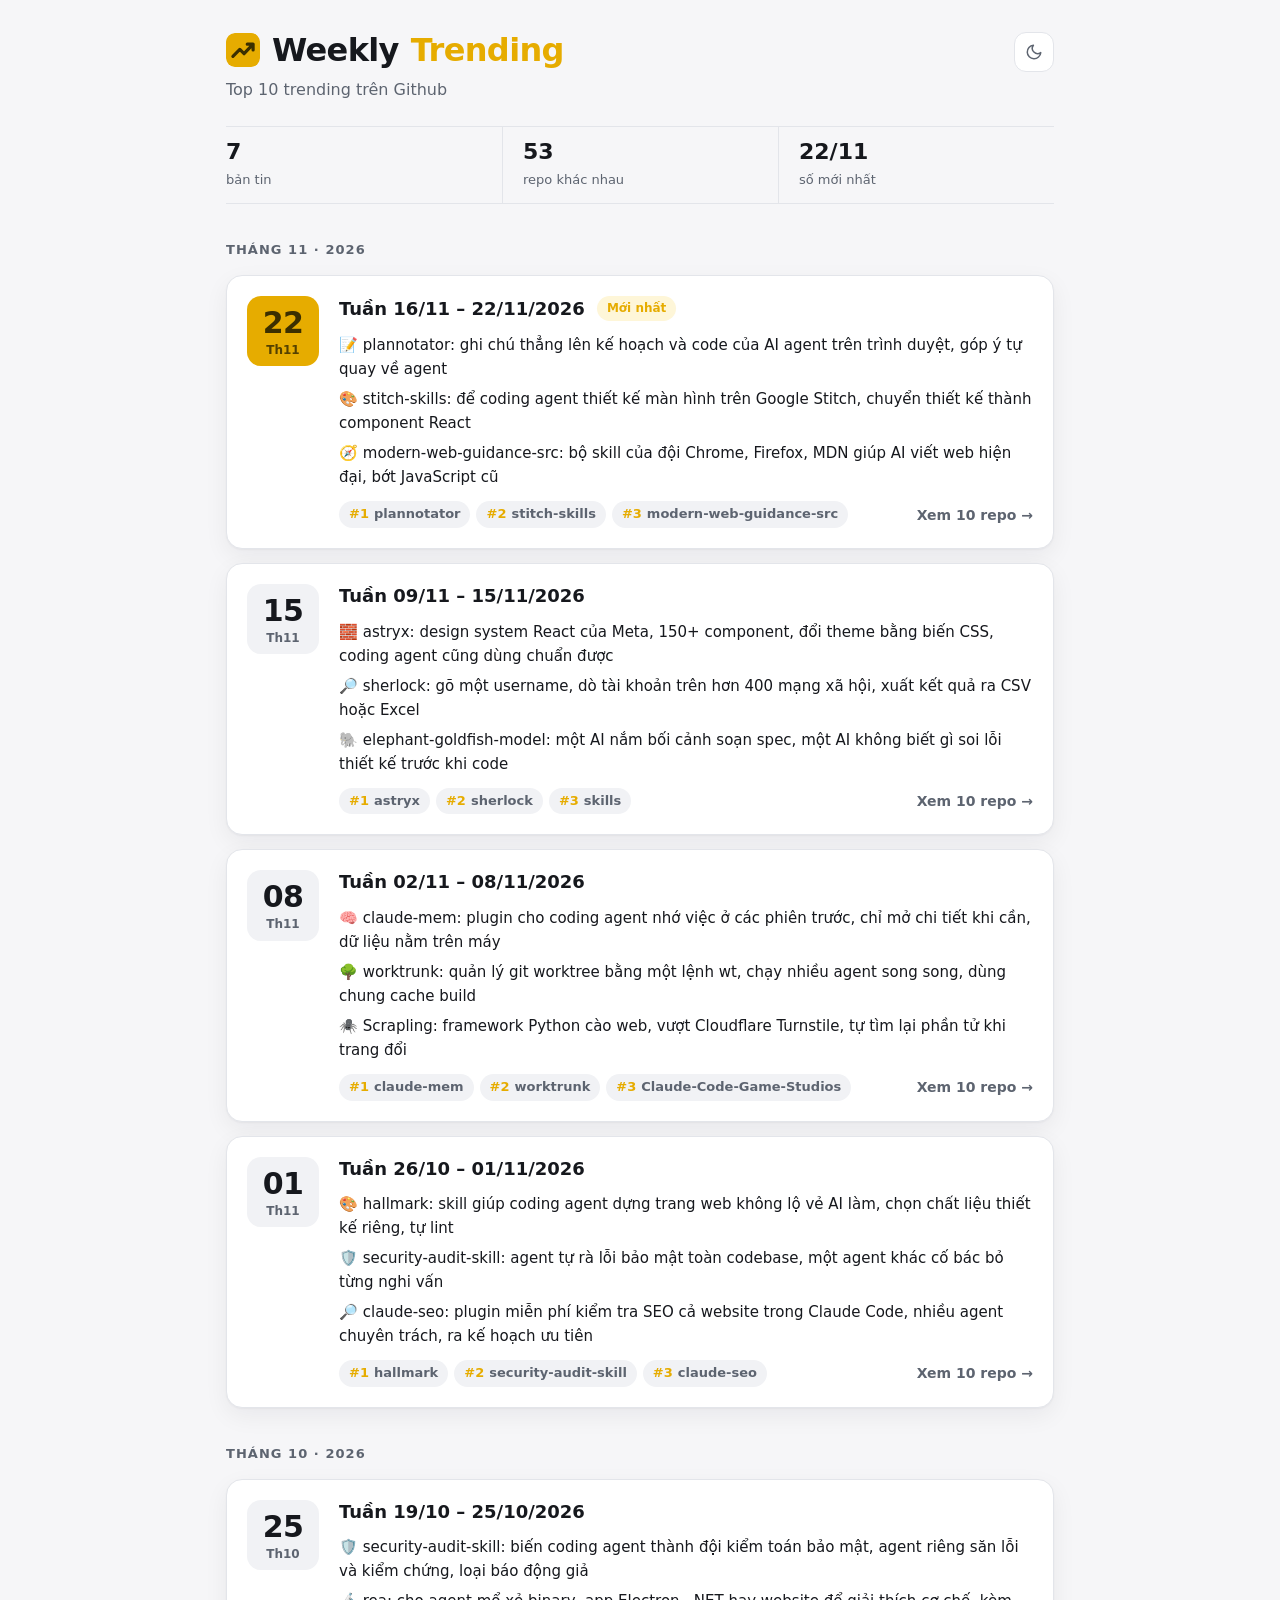
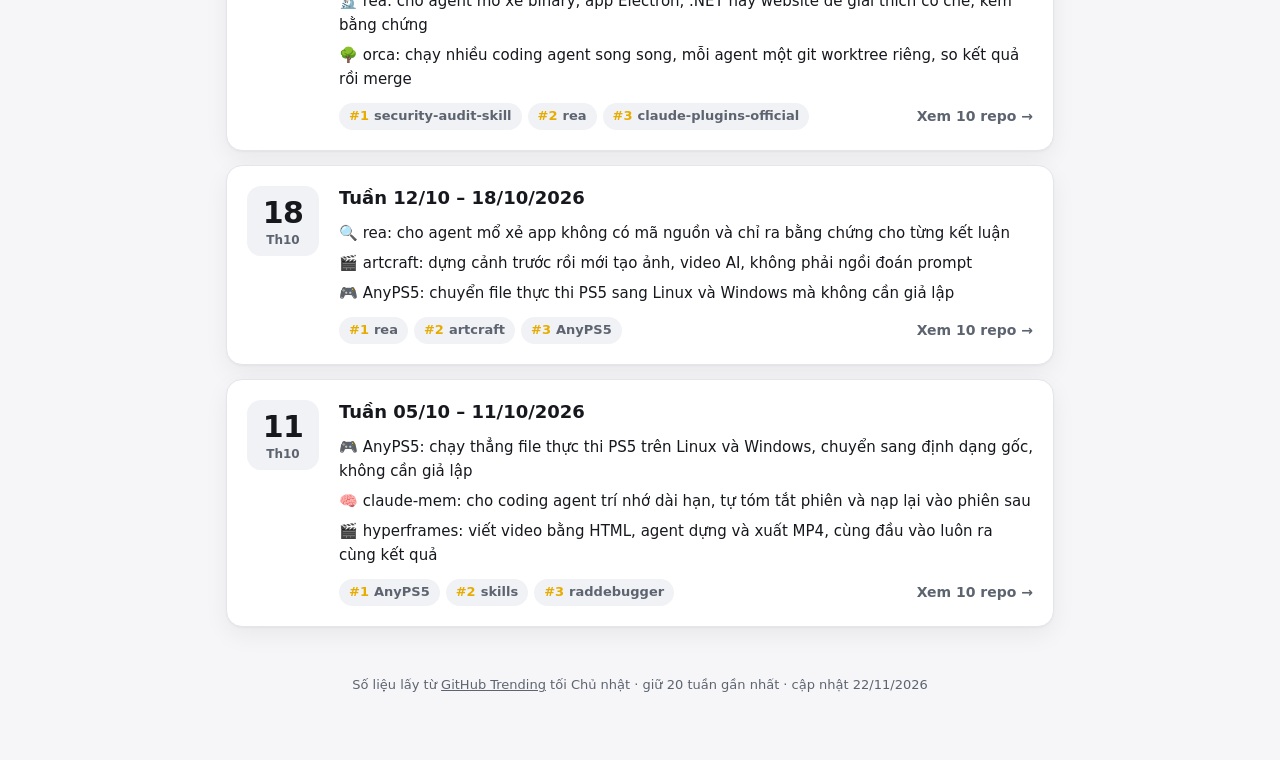
<file: site/index.html>
<!DOCTYPE html>
<html lang="vi">
<head>
<meta charset="utf-8">
<meta name="viewport" content="width=device-width, initial-scale=1">
<title>Weekly Trending · Top GitHub Trending mỗi tuần</title>
<meta name="description" content="📝 plannotator: ghi chú thẳng lên kế hoạch và code của AI agent trên trình duyệt, góp ý tự quay về agent · 🎨 stitch-skills: để coding agent thiết kế màn hình trên Google Stitch, chuyển thiết kế thành component React · 🧭 modern-web-guidance-src: bộ skill của đội Chrome, Firefox, MDN giúp AI viết web hiện đại, bớt JavaScript cũ">
<link rel="canonical" href="https://sontvwork.github.io/weekly-trending/">
<meta property="og:type" content="website">
<meta property="og:site_name" content="Weekly Trending">
<meta property="og:title" content="Weekly Trending · Top GitHub Trending mỗi tuần">
<meta property="og:description" content="📝 plannotator: ghi chú thẳng lên kế hoạch và code của AI agent trên trình duyệt, góp ý tự quay về agent · 🎨 stitch-skills: để coding agent thiết kế màn hình trên Google Stitch, chuyển thiết kế thành component React · 🧭 modern-web-guidance-src: bộ skill của đội Chrome, Firefox, MDN giúp AI viết web hiện đại, bớt JavaScript cũ">
<meta property="og:url" content="https://sontvwork.github.io/weekly-trending/">
<link rel="icon" href="assets/favicon.svg" type="image/svg+xml">
<link rel="stylesheet" href="assets/style.css">
<link rel="alternate" type="application/atom+xml" title="Weekly Trending" href="feed.xml">
<script src="assets/theme.js"></script>
</head>
<body class="home">
<div class="wrap">
  <header class="top">
    <div class="top-text">
      <h1 class="brand"><svg class="logo" viewBox="0 0 64 64" width="34" height="34" aria-hidden="true"><rect width="64" height="64" rx="15" fill="var(--accent)"/><path d="M13 44 26 31l8 8 17-18M40 21h11v11" fill="none" stroke="var(--on-accent)" stroke-width="6" stroke-linecap="round" stroke-linejoin="round"/></svg>Weekly <span>Trending</span></h1>
      <p class="tagline">Top 10 trending trên Github</p>
    </div>
    <div class="toolbar">
      <button class="icon-btn" id="theme-toggle" type="button" title="Đổi giao diện sáng/tối" aria-label="Đổi giao diện sáng/tối"><svg class="i icon-moon" viewBox="0 0 24 24" aria-hidden="true"><path d="M21 12.79A9 9 0 1 1 11.21 3 7 7 0 0 0 21 12.79z"/></svg><svg class="i icon-sun" viewBox="0 0 24 24" aria-hidden="true"><circle cx="12" cy="12" r="4"/><path d="M12 2v2M12 20v2M4.93 4.93l1.41 1.41M17.66 17.66l1.41 1.41M2 12h2M20 12h2M4.93 19.07l1.41-1.41M17.66 6.34l1.41-1.41"/></svg></button>
    </div>
  </header>

  <div class="stats"><div class="stat"><b>7</b><span>bản tin</span></div><div class="stat"><b>53</b><span>repo khác nhau</span></div><div class="stat"><b>22/11</b><span>số mới nhất</span></div></div>

  <h2 class="section-title">Tháng 11 · 2026</h2><div class="issue-list"><a class="issue is-latest" href="2026-11-22/" aria-label="Top 10 GitHub Trending · 16/11 – 22/11/2026"><time class="issue-date" datetime="2026-11-22"><b>22</b><span>Th11</span></time><div class="issue-body"><div class="issue-head"><h3>Tuần 16/11 – 22/11/2026</h3><span class="badge">Mới nhất</span></div><ul class="issue-summary"><li>📝 plannotator: ghi chú thẳng lên kế hoạch và code của AI agent trên trình duyệt, góp ý tự quay về agent</li><li>🎨 stitch-skills: để coding agent thiết kế màn hình trên Google Stitch, chuyển thiết kế thành component React</li><li>🧭 modern-web-guidance-src: bộ skill của đội Chrome, Firefox, MDN giúp AI viết web hiện đại, bớt JavaScript cũ</li></ul><div class="issue-foot"><div class="chips"><span class="chip"><b>#1</b>plannotator</span><span class="chip"><b>#2</b>stitch-skills</span><span class="chip"><b>#3</b>modern-web-guidance-src</span></div><span class="more">Xem 10 repo →</span></div></div></a><a class="issue" href="2026-11-15/" aria-label="Top 10 GitHub Trending · 09/11 – 15/11/2026"><time class="issue-date" datetime="2026-11-15"><b>15</b><span>Th11</span></time><div class="issue-body"><div class="issue-head"><h3>Tuần 09/11 – 15/11/2026</h3></div><ul class="issue-summary"><li>🧱 astryx: design system React của Meta, 150+ component, đổi theme bằng biến CSS, coding agent cũng dùng chuẩn được</li><li>🔎 sherlock: gõ một username, dò tài khoản trên hơn 400 mạng xã hội, xuất kết quả ra CSV hoặc Excel</li><li>🐘 elephant-goldfish-model: một AI nắm bối cảnh soạn spec, một AI không biết gì soi lỗi thiết kế trước khi code</li></ul><div class="issue-foot"><div class="chips"><span class="chip"><b>#1</b>astryx</span><span class="chip"><b>#2</b>sherlock</span><span class="chip"><b>#3</b>skills</span></div><span class="more">Xem 10 repo →</span></div></div></a><a class="issue" href="2026-11-08/" aria-label="Top 10 GitHub Trending · 02/11 – 08/11/2026"><time class="issue-date" datetime="2026-11-08"><b>08</b><span>Th11</span></time><div class="issue-body"><div class="issue-head"><h3>Tuần 02/11 – 08/11/2026</h3></div><ul class="issue-summary"><li>🧠 claude-mem: plugin cho coding agent nhớ việc ở các phiên trước, chỉ mở chi tiết khi cần, dữ liệu nằm trên máy</li><li>🌳 worktrunk: quản lý git worktree bằng một lệnh wt, chạy nhiều agent song song, dùng chung cache build</li><li>🕷️ Scrapling: framework Python cào web, vượt Cloudflare Turnstile, tự tìm lại phần tử khi trang đổi</li></ul><div class="issue-foot"><div class="chips"><span class="chip"><b>#1</b>claude-mem</span><span class="chip"><b>#2</b>worktrunk</span><span class="chip"><b>#3</b>Claude-Code-Game-Studios</span></div><span class="more">Xem 10 repo →</span></div></div></a><a class="issue" href="2026-11-01/" aria-label="Top 10 GitHub Trending · 26/10 – 01/11/2026"><time class="issue-date" datetime="2026-11-01"><b>01</b><span>Th11</span></time><div class="issue-body"><div class="issue-head"><h3>Tuần 26/10 – 01/11/2026</h3></div><ul class="issue-summary"><li>🎨 hallmark: skill giúp coding agent dựng trang web không lộ vẻ AI làm, chọn chất liệu thiết kế riêng, tự lint</li><li>🛡️ security-audit-skill: agent tự rà lỗi bảo mật toàn codebase, một agent khác cố bác bỏ từng nghi vấn</li><li>🔎 claude-seo: plugin miễn phí kiểm tra SEO cả website trong Claude Code, nhiều agent chuyên trách, ra kế hoạch ưu tiên</li></ul><div class="issue-foot"><div class="chips"><span class="chip"><b>#1</b>hallmark</span><span class="chip"><b>#2</b>security-audit-skill</span><span class="chip"><b>#3</b>claude-seo</span></div><span class="more">Xem 10 repo →</span></div></div></a></div><h2 class="section-title">Tháng 10 · 2026</h2><div class="issue-list"><a class="issue" href="2026-10-25/" aria-label="Top 10 GitHub Trending · 19/10 – 25/10/2026"><time class="issue-date" datetime="2026-10-25"><b>25</b><span>Th10</span></time><div class="issue-body"><div class="issue-head"><h3>Tuần 19/10 – 25/10/2026</h3></div><ul class="issue-summary"><li>🛡️ security-audit-skill: biến coding agent thành đội kiểm toán bảo mật, agent riêng săn lỗi và kiểm chứng, loại báo động giả</li><li>🔬 rea: cho agent mổ xẻ binary, app Electron, .NET hay website để giải thích cơ chế, kèm bằng chứng</li><li>🌳 orca: chạy nhiều coding agent song song, mỗi agent một git worktree riêng, so kết quả rồi merge</li></ul><div class="issue-foot"><div class="chips"><span class="chip"><b>#1</b>security-audit-skill</span><span class="chip"><b>#2</b>rea</span><span class="chip"><b>#3</b>claude-plugins-official</span></div><span class="more">Xem 10 repo →</span></div></div></a><a class="issue" href="2026-10-18/" aria-label="Top 10 GitHub Trending · 12/10 – 18/10/2026"><time class="issue-date" datetime="2026-10-18"><b>18</b><span>Th10</span></time><div class="issue-body"><div class="issue-head"><h3>Tuần 12/10 – 18/10/2026</h3></div><ul class="issue-summary"><li>🔍 rea: cho agent mổ xẻ app không có mã nguồn và chỉ ra bằng chứng cho từng kết luận</li><li>🎬 artcraft: dựng cảnh trước rồi mới tạo ảnh, video AI, không phải ngồi đoán prompt</li><li>🎮 AnyPS5: chuyển file thực thi PS5 sang Linux và Windows mà không cần giả lập</li></ul><div class="issue-foot"><div class="chips"><span class="chip"><b>#1</b>rea</span><span class="chip"><b>#2</b>artcraft</span><span class="chip"><b>#3</b>AnyPS5</span></div><span class="more">Xem 10 repo →</span></div></div></a><a class="issue" href="2026-10-11/" aria-label="Top 10 GitHub Trending · 05/10 – 11/10/2026"><time class="issue-date" datetime="2026-10-11"><b>11</b><span>Th10</span></time><div class="issue-body"><div class="issue-head"><h3>Tuần 05/10 – 11/10/2026</h3></div><ul class="issue-summary"><li>🎮 AnyPS5: chạy thẳng file thực thi PS5 trên Linux và Windows, chuyển sang định dạng gốc, không cần giả lập</li><li>🧠 claude-mem: cho coding agent trí nhớ dài hạn, tự tóm tắt phiên và nạp lại vào phiên sau</li><li>🎬 hyperframes: viết video bằng HTML, agent dựng và xuất MP4, cùng đầu vào luôn ra cùng kết quả</li></ul><div class="issue-foot"><div class="chips"><span class="chip"><b>#1</b>AnyPS5</span><span class="chip"><b>#2</b>skills</span><span class="chip"><b>#3</b>raddebugger</span></div><span class="more">Xem 10 repo →</span></div></div></a></div>

  <footer>Số liệu lấy từ <a href="https://github.com/trending?since=weekly" target="_blank" rel="noopener">GitHub Trending</a> tối Chủ nhật · giữ 20 tuần gần nhất · cập nhật 22/11/2026</footer>
</div>
</body>
</html>
</file>
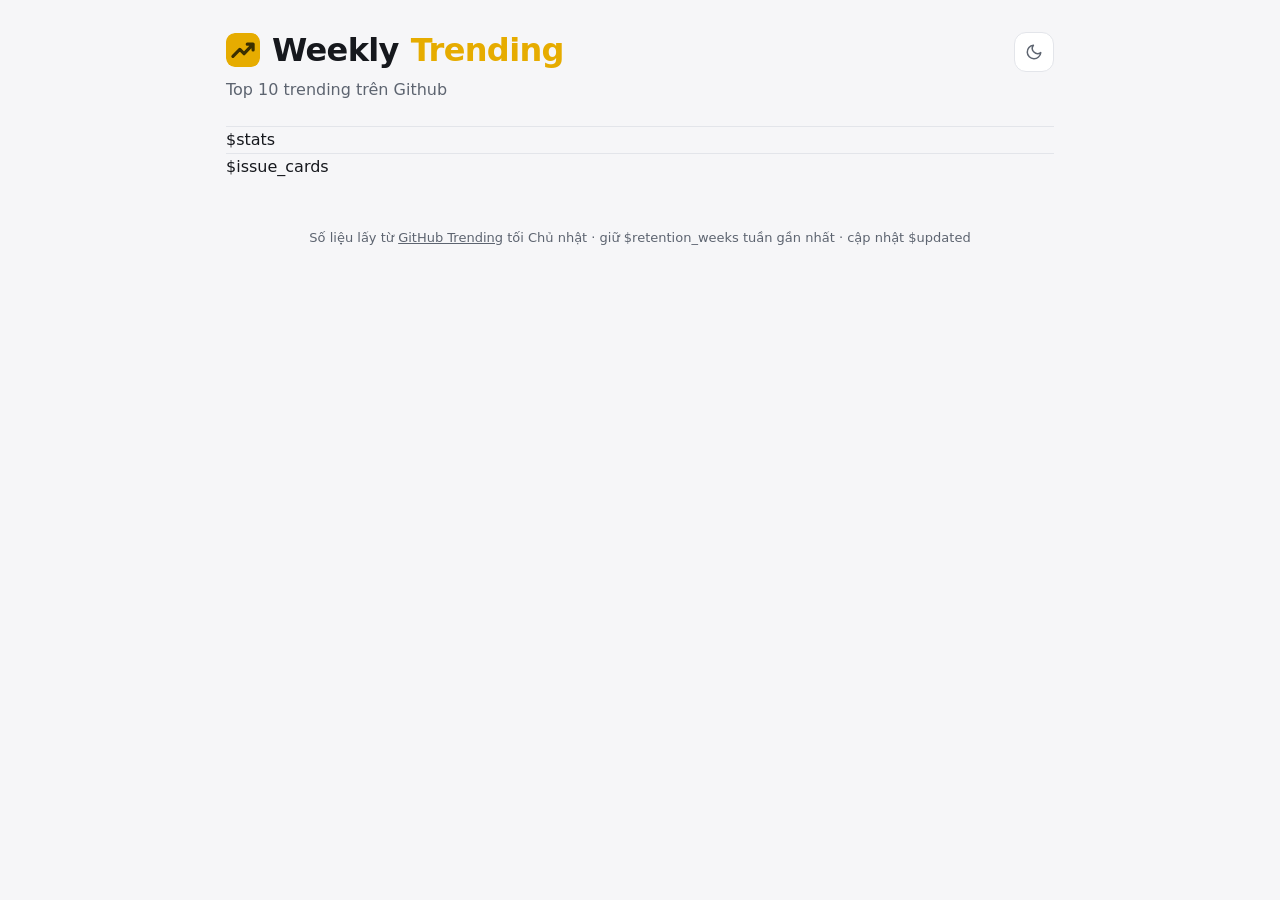
<file: theme/index.html>
<!DOCTYPE html>
<html lang="vi">
<head>
<meta charset="utf-8">
<meta name="viewport" content="width=device-width, initial-scale=1">
<title>Weekly Trending · Top GitHub Trending mỗi tuần</title>
<meta name="description" content="$description">
<link rel="canonical" href="$url">
<meta property="og:type" content="website">
<meta property="og:site_name" content="Weekly Trending">
<meta property="og:title" content="Weekly Trending · Top GitHub Trending mỗi tuần">
<meta property="og:description" content="$description">
<meta property="og:url" content="$url">
<link rel="icon" href="assets/favicon.svg" type="image/svg+xml">
<link rel="stylesheet" href="assets/style.css">
<link rel="alternate" type="application/atom+xml" title="Weekly Trending" href="feed.xml">
<script src="assets/theme.js"></script>
</head>
<body class="home">
<div class="wrap">
  <header class="top">
    <div class="top-text">
      <h1 class="brand"><svg class="logo" viewBox="0 0 64 64" width="34" height="34" aria-hidden="true"><rect width="64" height="64" rx="15" fill="var(--accent)"/><path d="M13 44 26 31l8 8 17-18M40 21h11v11" fill="none" stroke="var(--on-accent)" stroke-width="6" stroke-linecap="round" stroke-linejoin="round"/></svg>Weekly <span>Trending</span></h1>
      <p class="tagline">Top 10 trending trên Github</p>
    </div>
    <div class="toolbar">
      <button class="icon-btn" id="theme-toggle" type="button" title="Đổi giao diện sáng/tối" aria-label="Đổi giao diện sáng/tối"><svg class="i icon-moon" viewBox="0 0 24 24" aria-hidden="true"><path d="M21 12.79A9 9 0 1 1 11.21 3 7 7 0 0 0 21 12.79z"/></svg><svg class="i icon-sun" viewBox="0 0 24 24" aria-hidden="true"><circle cx="12" cy="12" r="4"/><path d="M12 2v2M12 20v2M4.93 4.93l1.41 1.41M17.66 17.66l1.41 1.41M2 12h2M20 12h2M4.93 19.07l1.41-1.41M17.66 6.34l1.41-1.41"/></svg></button>
    </div>
  </header>

  <div class="stats">$stats</div>

  $issue_cards

  <footer>Số liệu lấy từ <a href="https://github.com/trending?since=weekly" target="_blank" rel="noopener">GitHub Trending</a> tối Chủ nhật · giữ $retention_weeks tuần gần nhất · cập nhật $updated</footer>
</div>
</body>
</html>
</file>
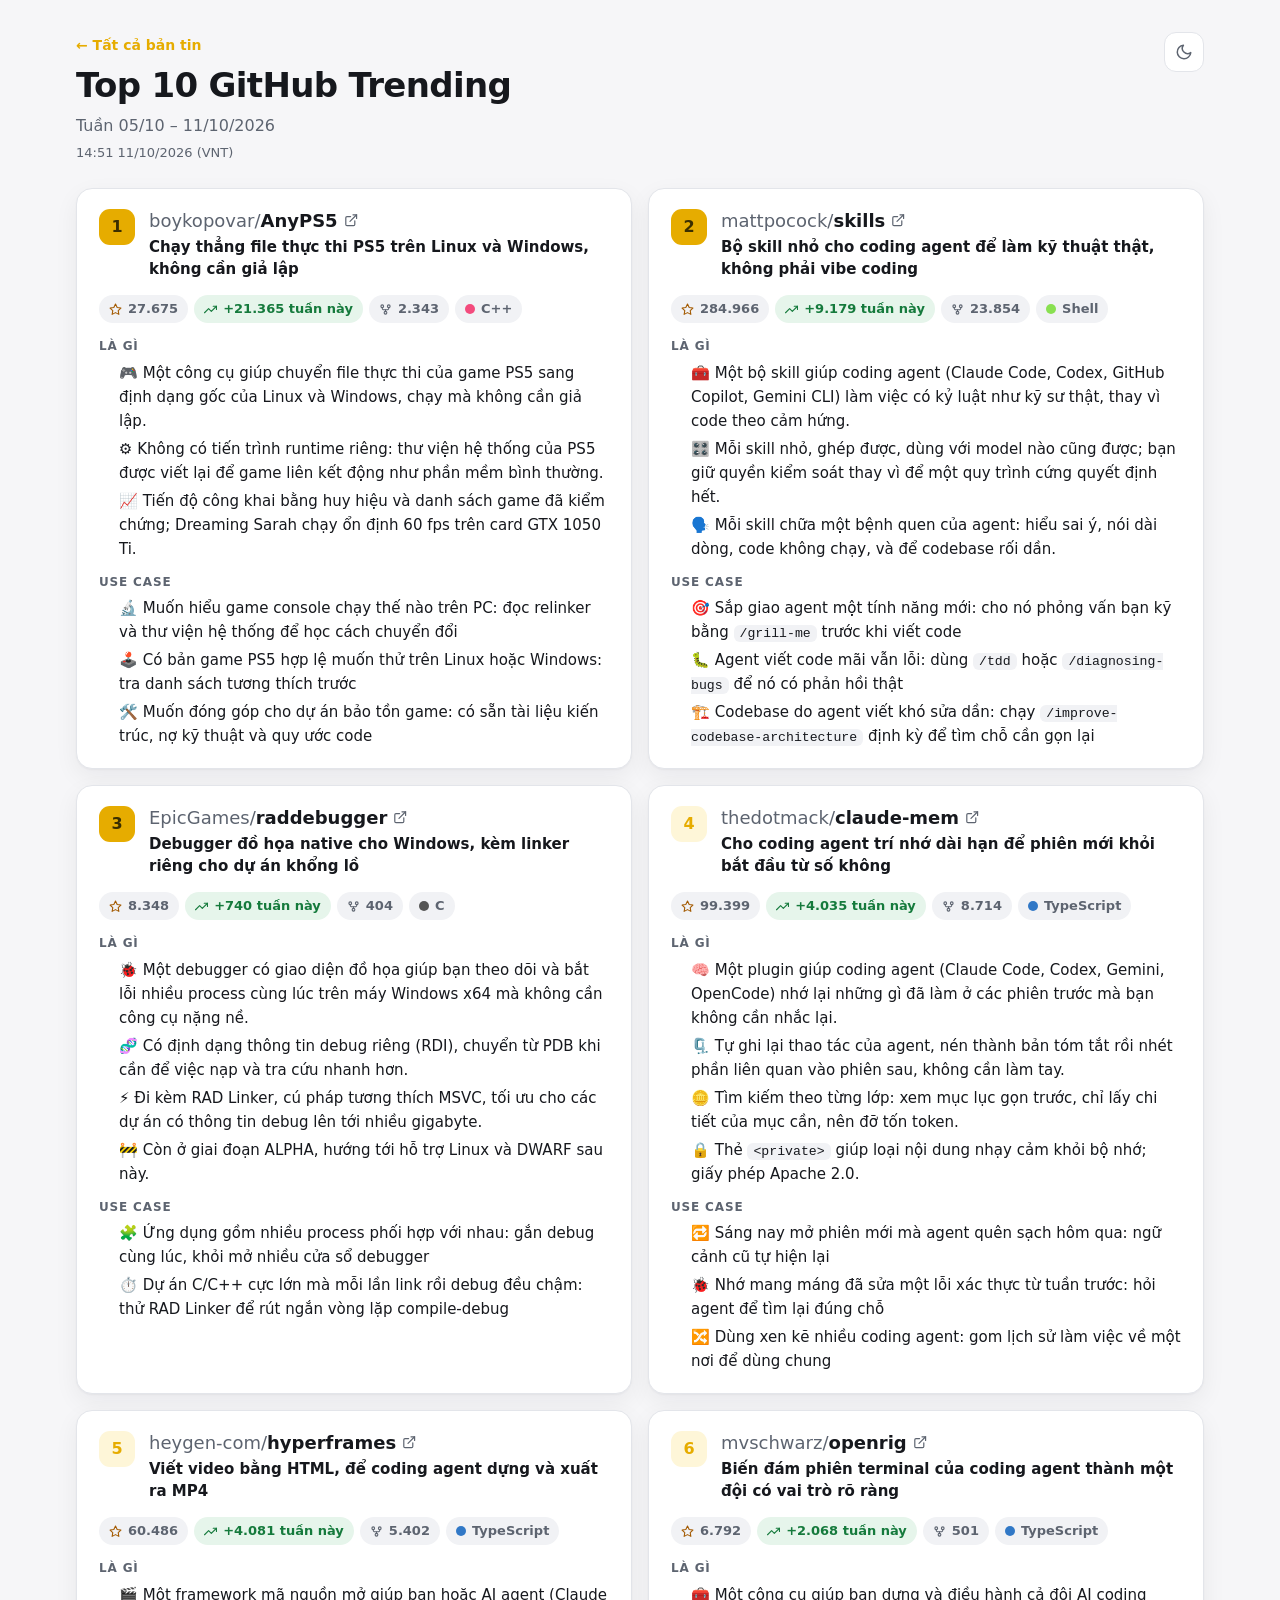
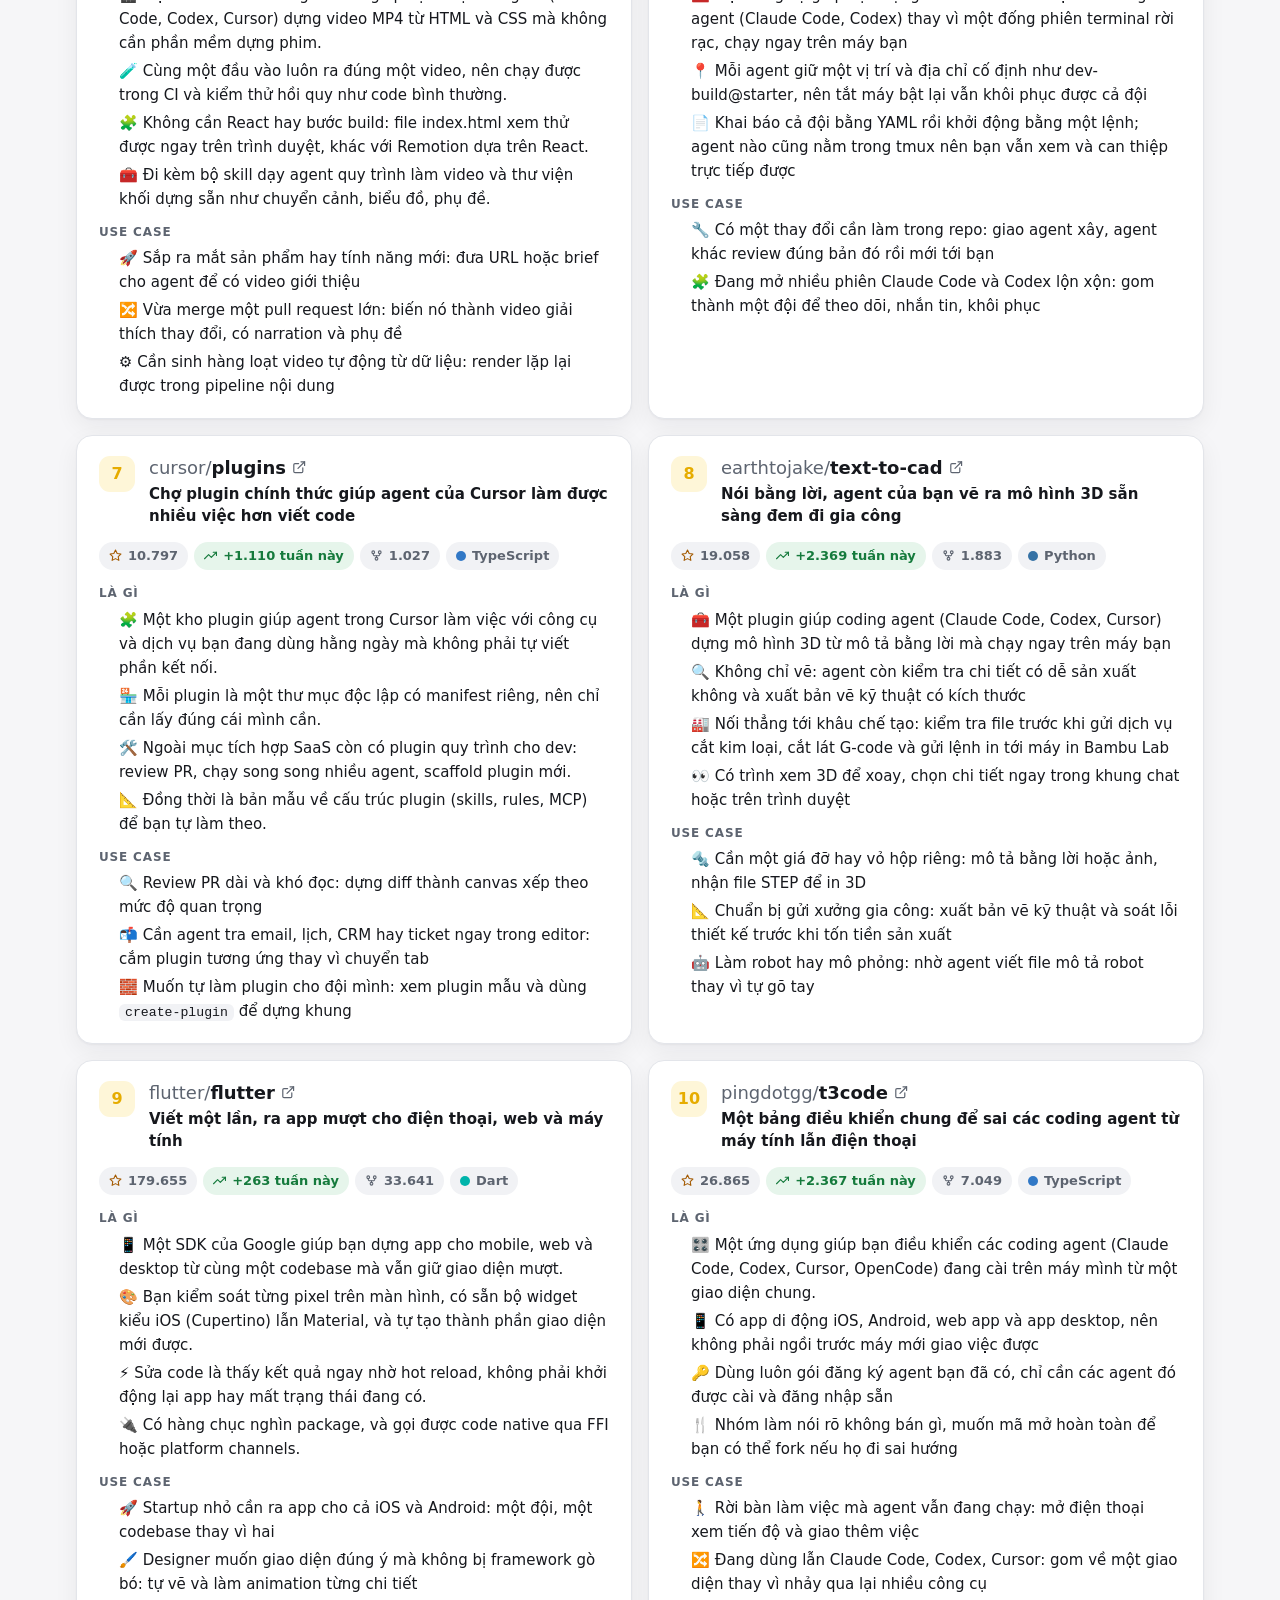
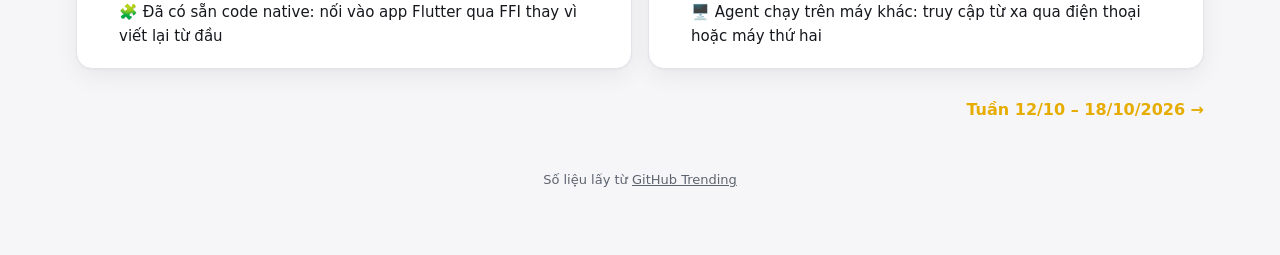
<file: site/2026-10-11/index.html>
<!DOCTYPE html>
<html lang="vi">
<head>
<meta charset="utf-8">
<meta name="viewport" content="width=device-width, initial-scale=1">
<title>Top 10 GitHub Trending · 05/10 – 11/10/2026 · Weekly Trending</title>
<meta name="description" content="🎮 AnyPS5: chạy thẳng file thực thi PS5 trên Linux và Windows, chuyển sang định dạng gốc, không cần giả lập · 🧠 claude-mem: cho coding agent trí nhớ dài hạn, tự tóm tắt phiên và nạp lại vào phiên sau · 🎬 hyperframes: viết video bằng HTML, agent dựng và xuất MP4, cùng đầu vào luôn ra cùng kết quả">
<link rel="canonical" href="https://sontvwork.github.io/weekly-trending/2026-10-11/">
<meta property="og:type" content="article">
<meta property="og:site_name" content="Weekly Trending">
<meta property="og:title" content="Top 10 GitHub Trending · 05/10 – 11/10/2026">
<meta property="og:description" content="🎮 AnyPS5: chạy thẳng file thực thi PS5 trên Linux và Windows, chuyển sang định dạng gốc, không cần giả lập · 🧠 claude-mem: cho coding agent trí nhớ dài hạn, tự tóm tắt phiên và nạp lại vào phiên sau · 🎬 hyperframes: viết video bằng HTML, agent dựng và xuất MP4, cùng đầu vào luôn ra cùng kết quả">
<meta property="og:url" content="https://sontvwork.github.io/weekly-trending/2026-10-11/">
<link rel="icon" href="../assets/favicon.svg" type="image/svg+xml">
<link rel="stylesheet" href="../assets/style.css">
<link rel="alternate" type="application/atom+xml" title="Weekly Trending" href="../feed.xml">
<script src="../assets/theme.js"></script>
</head>
<body class="week">
<div class="wrap">
  <header class="top">
    <div class="top-text">
      <a class="back" href="../">← Tất cả bản tin</a>
      <h1 class="title">Top 10 GitHub Trending</h1>
      <p class="tagline">Tuần 05/10 – 11/10/2026</p>
      <p class="fetched-at">14:51 11/10/2026 (VNT)</p>
    </div>
    <div class="toolbar">
      <button class="icon-btn" id="theme-toggle" type="button" title="Đổi giao diện sáng/tối" aria-label="Đổi giao diện sáng/tối"><svg class="i icon-moon" viewBox="0 0 24 24" aria-hidden="true"><path d="M21 12.79A9 9 0 1 1 11.21 3 7 7 0 0 0 21 12.79z"/></svg><svg class="i icon-sun" viewBox="0 0 24 24" aria-hidden="true"><circle cx="12" cy="12" r="4"/><path d="M12 2v2M12 20v2M4.93 4.93l1.41 1.41M17.66 17.66l1.41 1.41M2 12h2M20 12h2M4.93 19.07l1.41-1.41M17.66 6.34l1.41-1.41"/></svg></button>
    </div>
  </header>

  <div class="repo-grid"><article class="repo is-top" id="hang-1"><header class="repo-head"><span class="rank" title="Hạng 1 trên GitHub Trending tuần">1</span><div class="repo-title"><h2 class="repo-name"><a href="https://github.com/boykopovar/AnyPS5" target="_blank" rel="noopener"><span class="owner">boykopovar/</span><span class="name">AnyPS5</span><svg class="i" viewBox="0 0 24 24" aria-hidden="true"><path d="M18 13v6a2 2 0 0 1-2 2H5a2 2 0 0 1-2-2V8a2 2 0 0 1 2-2h6"/><polyline points="15 3 21 3 21 9"/><line x1="10" y1="14" x2="21" y2="3"/></svg></a></h2><p class="repo-tagline">Chạy thẳng file thực thi PS5 trên Linux và Windows, không cần giả lập</p></div></header><ul class="repo-stats"><li class="stat-star" title="Tổng số sao trên GitHub"><svg class="i" viewBox="0 0 24 24" aria-hidden="true"><polygon points="12 2 15.09 8.26 22 9.27 17 14.14 18.18 21.02 12 17.77 5.82 21.02 7 14.14 2 9.27 8.91 8.26 12 2"/></svg>27.675</li><li class="stat-up" title="Số sao tăng trong tuần (GitHub Trending)"><svg class="i" viewBox="0 0 24 24" aria-hidden="true"><polyline points="23 6 13.5 15.5 8.5 10.5 1 18"/><polyline points="17 6 23 6 23 12"/></svg>+21.365 tuần này</li><li title="Số fork"><svg class="i" viewBox="0 0 24 24" aria-hidden="true"><circle cx="6" cy="6" r="2.5"/><circle cx="18" cy="6" r="2.5"/><circle cx="12" cy="18" r="2.5"/><path d="M6 8.5v1a3 3 0 0 0 3 3h6a3 3 0 0 0 3-3v-1"/><line x1="12" y1="12.5" x2="12" y2="15.5"/></svg>2.343</li><li class="stat-lang" title="Ngôn ngữ chính"><i class="dot" style="--lang: #f34b7d"></i>C++</li></ul><div class="repo-body"><section><h3>Là gì</h3><ul class="uses"><li>🎮 Một công cụ giúp chuyển file thực thi của game PS5 sang định dạng gốc của Linux và Windows, chạy mà không cần giả lập.</li><li>⚙️ Không có tiến trình runtime riêng: thư viện hệ thống của PS5 được viết lại để game liên kết động như phần mềm bình thường.</li><li>📈 Tiến độ công khai bằng huy hiệu và danh sách game đã kiểm chứng; Dreaming Sarah chạy ổn định 60 fps trên card GTX 1050 Ti.</li></ul></section><section><h3>Use case</h3><ul class="uses"><li>🔬 Muốn hiểu game console chạy thế nào trên PC: đọc relinker và thư viện hệ thống để học cách chuyển đổi</li><li>🕹️ Có bản game PS5 hợp lệ muốn thử trên Linux hoặc Windows: tra danh sách tương thích trước</li><li>🛠️ Muốn đóng góp cho dự án bảo tồn game: có sẵn tài liệu kiến trúc, nợ kỹ thuật và quy ước code</li></ul></section></div></article><article class="repo is-top" id="hang-2"><header class="repo-head"><span class="rank" title="Hạng 2 trên GitHub Trending tuần">2</span><div class="repo-title"><h2 class="repo-name"><a href="https://github.com/mattpocock/skills" target="_blank" rel="noopener"><span class="owner">mattpocock/</span><span class="name">skills</span><svg class="i" viewBox="0 0 24 24" aria-hidden="true"><path d="M18 13v6a2 2 0 0 1-2 2H5a2 2 0 0 1-2-2V8a2 2 0 0 1 2-2h6"/><polyline points="15 3 21 3 21 9"/><line x1="10" y1="14" x2="21" y2="3"/></svg></a></h2><p class="repo-tagline">Bộ skill nhỏ cho coding agent để làm kỹ thuật thật, không phải vibe coding</p></div></header><ul class="repo-stats"><li class="stat-star" title="Tổng số sao trên GitHub"><svg class="i" viewBox="0 0 24 24" aria-hidden="true"><polygon points="12 2 15.09 8.26 22 9.27 17 14.14 18.18 21.02 12 17.77 5.82 21.02 7 14.14 2 9.27 8.91 8.26 12 2"/></svg>284.966</li><li class="stat-up" title="Số sao tăng trong tuần (GitHub Trending)"><svg class="i" viewBox="0 0 24 24" aria-hidden="true"><polyline points="23 6 13.5 15.5 8.5 10.5 1 18"/><polyline points="17 6 23 6 23 12"/></svg>+9.179 tuần này</li><li title="Số fork"><svg class="i" viewBox="0 0 24 24" aria-hidden="true"><circle cx="6" cy="6" r="2.5"/><circle cx="18" cy="6" r="2.5"/><circle cx="12" cy="18" r="2.5"/><path d="M6 8.5v1a3 3 0 0 0 3 3h6a3 3 0 0 0 3-3v-1"/><line x1="12" y1="12.5" x2="12" y2="15.5"/></svg>23.854</li><li class="stat-lang" title="Ngôn ngữ chính"><i class="dot" style="--lang: #89e051"></i>Shell</li></ul><div class="repo-body"><section><h3>Là gì</h3><ul class="uses"><li>🧰 Một bộ skill giúp coding agent (Claude Code, Codex, GitHub Copilot, Gemini CLI) làm việc có kỷ luật như kỹ sư thật, thay vì code theo cảm hứng.</li><li>🎛️ Mỗi skill nhỏ, ghép được, dùng với model nào cũng được; bạn giữ quyền kiểm soát thay vì để một quy trình cứng quyết định hết.</li><li>🗣️ Mỗi skill chữa một bệnh quen của agent: hiểu sai ý, nói dài dòng, code không chạy, và để codebase rối dần.</li></ul></section><section><h3>Use case</h3><ul class="uses"><li>🎯 Sắp giao agent một tính năng mới: cho nó phỏng vấn bạn kỹ bằng <code>/grill-me</code> trước khi viết code</li><li>🐛 Agent viết code mãi vẫn lỗi: dùng <code>/tdd</code> hoặc <code>/diagnosing-bugs</code> để nó có phản hồi thật</li><li>🏗️ Codebase do agent viết khó sửa dần: chạy <code>/improve-codebase-architecture</code> định kỳ để tìm chỗ cần gọn lại</li></ul></section></div></article><article class="repo is-top" id="hang-3"><header class="repo-head"><span class="rank" title="Hạng 3 trên GitHub Trending tuần">3</span><div class="repo-title"><h2 class="repo-name"><a href="https://github.com/EpicGames/raddebugger" target="_blank" rel="noopener"><span class="owner">EpicGames/</span><span class="name">raddebugger</span><svg class="i" viewBox="0 0 24 24" aria-hidden="true"><path d="M18 13v6a2 2 0 0 1-2 2H5a2 2 0 0 1-2-2V8a2 2 0 0 1 2-2h6"/><polyline points="15 3 21 3 21 9"/><line x1="10" y1="14" x2="21" y2="3"/></svg></a></h2><p class="repo-tagline">Debugger đồ họa native cho Windows, kèm linker riêng cho dự án khổng lồ</p></div></header><ul class="repo-stats"><li class="stat-star" title="Tổng số sao trên GitHub"><svg class="i" viewBox="0 0 24 24" aria-hidden="true"><polygon points="12 2 15.09 8.26 22 9.27 17 14.14 18.18 21.02 12 17.77 5.82 21.02 7 14.14 2 9.27 8.91 8.26 12 2"/></svg>8.348</li><li class="stat-up" title="Số sao tăng trong tuần (GitHub Trending)"><svg class="i" viewBox="0 0 24 24" aria-hidden="true"><polyline points="23 6 13.5 15.5 8.5 10.5 1 18"/><polyline points="17 6 23 6 23 12"/></svg>+740 tuần này</li><li title="Số fork"><svg class="i" viewBox="0 0 24 24" aria-hidden="true"><circle cx="6" cy="6" r="2.5"/><circle cx="18" cy="6" r="2.5"/><circle cx="12" cy="18" r="2.5"/><path d="M6 8.5v1a3 3 0 0 0 3 3h6a3 3 0 0 0 3-3v-1"/><line x1="12" y1="12.5" x2="12" y2="15.5"/></svg>404</li><li class="stat-lang" title="Ngôn ngữ chính"><i class="dot" style="--lang: #555555"></i>C</li></ul><div class="repo-body"><section><h3>Là gì</h3><ul class="uses"><li>🐞 Một debugger có giao diện đồ họa giúp bạn theo dõi và bắt lỗi nhiều process cùng lúc trên máy Windows x64 mà không cần công cụ nặng nề.</li><li>🧬 Có định dạng thông tin debug riêng (RDI), chuyển từ PDB khi cần để việc nạp và tra cứu nhanh hơn.</li><li>⚡ Đi kèm RAD Linker, cú pháp tương thích MSVC, tối ưu cho các dự án có thông tin debug lên tới nhiều gigabyte.</li><li>🚧 Còn ở giai đoạn ALPHA, hướng tới hỗ trợ Linux và DWARF sau này.</li></ul></section><section><h3>Use case</h3><ul class="uses"><li>🧩 Ứng dụng gồm nhiều process phối hợp với nhau: gắn debug cùng lúc, khỏi mở nhiều cửa sổ debugger</li><li>⏱️ Dự án C/C++ cực lớn mà mỗi lần link rồi debug đều chậm: thử RAD Linker để rút ngắn vòng lặp compile-debug</li></ul></section></div></article><article class="repo" id="hang-4"><header class="repo-head"><span class="rank" title="Hạng 4 trên GitHub Trending tuần">4</span><div class="repo-title"><h2 class="repo-name"><a href="https://github.com/thedotmack/claude-mem" target="_blank" rel="noopener"><span class="owner">thedotmack/</span><span class="name">claude-mem</span><svg class="i" viewBox="0 0 24 24" aria-hidden="true"><path d="M18 13v6a2 2 0 0 1-2 2H5a2 2 0 0 1-2-2V8a2 2 0 0 1 2-2h6"/><polyline points="15 3 21 3 21 9"/><line x1="10" y1="14" x2="21" y2="3"/></svg></a></h2><p class="repo-tagline">Cho coding agent trí nhớ dài hạn để phiên mới khỏi bắt đầu từ số không</p></div></header><ul class="repo-stats"><li class="stat-star" title="Tổng số sao trên GitHub"><svg class="i" viewBox="0 0 24 24" aria-hidden="true"><polygon points="12 2 15.09 8.26 22 9.27 17 14.14 18.18 21.02 12 17.77 5.82 21.02 7 14.14 2 9.27 8.91 8.26 12 2"/></svg>99.399</li><li class="stat-up" title="Số sao tăng trong tuần (GitHub Trending)"><svg class="i" viewBox="0 0 24 24" aria-hidden="true"><polyline points="23 6 13.5 15.5 8.5 10.5 1 18"/><polyline points="17 6 23 6 23 12"/></svg>+4.035 tuần này</li><li title="Số fork"><svg class="i" viewBox="0 0 24 24" aria-hidden="true"><circle cx="6" cy="6" r="2.5"/><circle cx="18" cy="6" r="2.5"/><circle cx="12" cy="18" r="2.5"/><path d="M6 8.5v1a3 3 0 0 0 3 3h6a3 3 0 0 0 3-3v-1"/><line x1="12" y1="12.5" x2="12" y2="15.5"/></svg>8.714</li><li class="stat-lang" title="Ngôn ngữ chính"><i class="dot" style="--lang: #3178c6"></i>TypeScript</li></ul><div class="repo-body"><section><h3>Là gì</h3><ul class="uses"><li>🧠 Một plugin giúp coding agent (Claude Code, Codex, Gemini, OpenCode) nhớ lại những gì đã làm ở các phiên trước mà bạn không cần nhắc lại.</li><li>🗜️ Tự ghi lại thao tác của agent, nén thành bản tóm tắt rồi nhét phần liên quan vào phiên sau, không cần làm tay.</li><li>🪙 Tìm kiếm theo từng lớp: xem mục lục gọn trước, chỉ lấy chi tiết của mục cần, nên đỡ tốn token.</li><li>🔒 Thẻ <code>&lt;private&gt;</code> giúp loại nội dung nhạy cảm khỏi bộ nhớ; giấy phép Apache 2.0.</li></ul></section><section><h3>Use case</h3><ul class="uses"><li>🔁 Sáng nay mở phiên mới mà agent quên sạch hôm qua: ngữ cảnh cũ tự hiện lại</li><li>🐞 Nhớ mang máng đã sửa một lỗi xác thực từ tuần trước: hỏi agent để tìm lại đúng chỗ</li><li>🔀 Dùng xen kẽ nhiều coding agent: gom lịch sử làm việc về một nơi để dùng chung</li></ul></section></div></article><article class="repo" id="hang-5"><header class="repo-head"><span class="rank" title="Hạng 5 trên GitHub Trending tuần">5</span><div class="repo-title"><h2 class="repo-name"><a href="https://github.com/heygen-com/hyperframes" target="_blank" rel="noopener"><span class="owner">heygen-com/</span><span class="name">hyperframes</span><svg class="i" viewBox="0 0 24 24" aria-hidden="true"><path d="M18 13v6a2 2 0 0 1-2 2H5a2 2 0 0 1-2-2V8a2 2 0 0 1 2-2h6"/><polyline points="15 3 21 3 21 9"/><line x1="10" y1="14" x2="21" y2="3"/></svg></a></h2><p class="repo-tagline">Viết video bằng HTML, để coding agent dựng và xuất ra MP4</p></div></header><ul class="repo-stats"><li class="stat-star" title="Tổng số sao trên GitHub"><svg class="i" viewBox="0 0 24 24" aria-hidden="true"><polygon points="12 2 15.09 8.26 22 9.27 17 14.14 18.18 21.02 12 17.77 5.82 21.02 7 14.14 2 9.27 8.91 8.26 12 2"/></svg>60.486</li><li class="stat-up" title="Số sao tăng trong tuần (GitHub Trending)"><svg class="i" viewBox="0 0 24 24" aria-hidden="true"><polyline points="23 6 13.5 15.5 8.5 10.5 1 18"/><polyline points="17 6 23 6 23 12"/></svg>+4.081 tuần này</li><li title="Số fork"><svg class="i" viewBox="0 0 24 24" aria-hidden="true"><circle cx="6" cy="6" r="2.5"/><circle cx="18" cy="6" r="2.5"/><circle cx="12" cy="18" r="2.5"/><path d="M6 8.5v1a3 3 0 0 0 3 3h6a3 3 0 0 0 3-3v-1"/><line x1="12" y1="12.5" x2="12" y2="15.5"/></svg>5.402</li><li class="stat-lang" title="Ngôn ngữ chính"><i class="dot" style="--lang: #3178c6"></i>TypeScript</li></ul><div class="repo-body"><section><h3>Là gì</h3><ul class="uses"><li>🎬 Một framework mã nguồn mở giúp bạn hoặc AI agent (Claude Code, Codex, Cursor) dựng video MP4 từ HTML và CSS mà không cần phần mềm dựng phim.</li><li>🧪 Cùng một đầu vào luôn ra đúng một video, nên chạy được trong CI và kiểm thử hồi quy như code bình thường.</li><li>🧩 Không cần React hay bước build: file index.html xem thử được ngay trên trình duyệt, khác với Remotion dựa trên React.</li><li>🧰 Đi kèm bộ skill dạy agent quy trình làm video và thư viện khối dựng sẵn như chuyển cảnh, biểu đồ, phụ đề.</li></ul></section><section><h3>Use case</h3><ul class="uses"><li>🚀 Sắp ra mắt sản phẩm hay tính năng mới: đưa URL hoặc brief cho agent để có video giới thiệu</li><li>🔀 Vừa merge một pull request lớn: biến nó thành video giải thích thay đổi, có narration và phụ đề</li><li>⚙️ Cần sinh hàng loạt video tự động từ dữ liệu: render lặp lại được trong pipeline nội dung</li></ul></section></div></article><article class="repo" id="hang-6"><header class="repo-head"><span class="rank" title="Hạng 6 trên GitHub Trending tuần">6</span><div class="repo-title"><h2 class="repo-name"><a href="https://github.com/mvschwarz/openrig" target="_blank" rel="noopener"><span class="owner">mvschwarz/</span><span class="name">openrig</span><svg class="i" viewBox="0 0 24 24" aria-hidden="true"><path d="M18 13v6a2 2 0 0 1-2 2H5a2 2 0 0 1-2-2V8a2 2 0 0 1 2-2h6"/><polyline points="15 3 21 3 21 9"/><line x1="10" y1="14" x2="21" y2="3"/></svg></a></h2><p class="repo-tagline">Biến đám phiên terminal của coding agent thành một đội có vai trò rõ ràng</p></div></header><ul class="repo-stats"><li class="stat-star" title="Tổng số sao trên GitHub"><svg class="i" viewBox="0 0 24 24" aria-hidden="true"><polygon points="12 2 15.09 8.26 22 9.27 17 14.14 18.18 21.02 12 17.77 5.82 21.02 7 14.14 2 9.27 8.91 8.26 12 2"/></svg>6.792</li><li class="stat-up" title="Số sao tăng trong tuần (GitHub Trending)"><svg class="i" viewBox="0 0 24 24" aria-hidden="true"><polyline points="23 6 13.5 15.5 8.5 10.5 1 18"/><polyline points="17 6 23 6 23 12"/></svg>+2.068 tuần này</li><li title="Số fork"><svg class="i" viewBox="0 0 24 24" aria-hidden="true"><circle cx="6" cy="6" r="2.5"/><circle cx="18" cy="6" r="2.5"/><circle cx="12" cy="18" r="2.5"/><path d="M6 8.5v1a3 3 0 0 0 3 3h6a3 3 0 0 0 3-3v-1"/><line x1="12" y1="12.5" x2="12" y2="15.5"/></svg>501</li><li class="stat-lang" title="Ngôn ngữ chính"><i class="dot" style="--lang: #3178c6"></i>TypeScript</li></ul><div class="repo-body"><section><h3>Là gì</h3><ul class="uses"><li>🧰 Một công cụ giúp bạn dựng và điều hành cả đội AI coding agent (Claude Code, Codex) thay vì một đống phiên terminal rời rạc, chạy ngay trên máy bạn</li><li>📍 Mỗi agent giữ một vị trí và địa chỉ cố định như dev-build@starter, nên tắt máy bật lại vẫn khôi phục được cả đội</li><li>📄 Khai báo cả đội bằng YAML rồi khởi động bằng một lệnh; agent nào cũng nằm trong tmux nên bạn vẫn xem và can thiệp trực tiếp được</li></ul></section><section><h3>Use case</h3><ul class="uses"><li>🔧 Có một thay đổi cần làm trong repo: giao agent xây, agent khác review đúng bản đó rồi mới tới bạn</li><li>🧩 Đang mở nhiều phiên Claude Code và Codex lộn xộn: gom thành một đội để theo dõi, nhắn tin, khôi phục</li></ul></section></div></article><article class="repo" id="hang-7"><header class="repo-head"><span class="rank" title="Hạng 7 trên GitHub Trending tuần">7</span><div class="repo-title"><h2 class="repo-name"><a href="https://github.com/cursor/plugins" target="_blank" rel="noopener"><span class="owner">cursor/</span><span class="name">plugins</span><svg class="i" viewBox="0 0 24 24" aria-hidden="true"><path d="M18 13v6a2 2 0 0 1-2 2H5a2 2 0 0 1-2-2V8a2 2 0 0 1 2-2h6"/><polyline points="15 3 21 3 21 9"/><line x1="10" y1="14" x2="21" y2="3"/></svg></a></h2><p class="repo-tagline">Chợ plugin chính thức giúp agent của Cursor làm được nhiều việc hơn viết code</p></div></header><ul class="repo-stats"><li class="stat-star" title="Tổng số sao trên GitHub"><svg class="i" viewBox="0 0 24 24" aria-hidden="true"><polygon points="12 2 15.09 8.26 22 9.27 17 14.14 18.18 21.02 12 17.77 5.82 21.02 7 14.14 2 9.27 8.91 8.26 12 2"/></svg>10.797</li><li class="stat-up" title="Số sao tăng trong tuần (GitHub Trending)"><svg class="i" viewBox="0 0 24 24" aria-hidden="true"><polyline points="23 6 13.5 15.5 8.5 10.5 1 18"/><polyline points="17 6 23 6 23 12"/></svg>+1.110 tuần này</li><li title="Số fork"><svg class="i" viewBox="0 0 24 24" aria-hidden="true"><circle cx="6" cy="6" r="2.5"/><circle cx="18" cy="6" r="2.5"/><circle cx="12" cy="18" r="2.5"/><path d="M6 8.5v1a3 3 0 0 0 3 3h6a3 3 0 0 0 3-3v-1"/><line x1="12" y1="12.5" x2="12" y2="15.5"/></svg>1.027</li><li class="stat-lang" title="Ngôn ngữ chính"><i class="dot" style="--lang: #3178c6"></i>TypeScript</li></ul><div class="repo-body"><section><h3>Là gì</h3><ul class="uses"><li>🧩 Một kho plugin giúp agent trong Cursor làm việc với công cụ và dịch vụ bạn đang dùng hằng ngày mà không phải tự viết phần kết nối.</li><li>🏪 Mỗi plugin là một thư mục độc lập có manifest riêng, nên chỉ cần lấy đúng cái mình cần.</li><li>🛠️ Ngoài mục tích hợp SaaS còn có plugin quy trình cho dev: review PR, chạy song song nhiều agent, scaffold plugin mới.</li><li>📐 Đồng thời là bản mẫu về cấu trúc plugin (skills, rules, MCP) để bạn tự làm theo.</li></ul></section><section><h3>Use case</h3><ul class="uses"><li>🔍 Review PR dài và khó đọc: dựng diff thành canvas xếp theo mức độ quan trọng</li><li>📬 Cần agent tra email, lịch, CRM hay ticket ngay trong editor: cắm plugin tương ứng thay vì chuyển tab</li><li>🧱 Muốn tự làm plugin cho đội mình: xem plugin mẫu và dùng <code>create-plugin</code> để dựng khung</li></ul></section></div></article><article class="repo" id="hang-8"><header class="repo-head"><span class="rank" title="Hạng 8 trên GitHub Trending tuần">8</span><div class="repo-title"><h2 class="repo-name"><a href="https://github.com/earthtojake/text-to-cad" target="_blank" rel="noopener"><span class="owner">earthtojake/</span><span class="name">text-to-cad</span><svg class="i" viewBox="0 0 24 24" aria-hidden="true"><path d="M18 13v6a2 2 0 0 1-2 2H5a2 2 0 0 1-2-2V8a2 2 0 0 1 2-2h6"/><polyline points="15 3 21 3 21 9"/><line x1="10" y1="14" x2="21" y2="3"/></svg></a></h2><p class="repo-tagline">Nói bằng lời, agent của bạn vẽ ra mô hình 3D sẵn sàng đem đi gia công</p></div></header><ul class="repo-stats"><li class="stat-star" title="Tổng số sao trên GitHub"><svg class="i" viewBox="0 0 24 24" aria-hidden="true"><polygon points="12 2 15.09 8.26 22 9.27 17 14.14 18.18 21.02 12 17.77 5.82 21.02 7 14.14 2 9.27 8.91 8.26 12 2"/></svg>19.058</li><li class="stat-up" title="Số sao tăng trong tuần (GitHub Trending)"><svg class="i" viewBox="0 0 24 24" aria-hidden="true"><polyline points="23 6 13.5 15.5 8.5 10.5 1 18"/><polyline points="17 6 23 6 23 12"/></svg>+2.369 tuần này</li><li title="Số fork"><svg class="i" viewBox="0 0 24 24" aria-hidden="true"><circle cx="6" cy="6" r="2.5"/><circle cx="18" cy="6" r="2.5"/><circle cx="12" cy="18" r="2.5"/><path d="M6 8.5v1a3 3 0 0 0 3 3h6a3 3 0 0 0 3-3v-1"/><line x1="12" y1="12.5" x2="12" y2="15.5"/></svg>1.883</li><li class="stat-lang" title="Ngôn ngữ chính"><i class="dot" style="--lang: #3572A5"></i>Python</li></ul><div class="repo-body"><section><h3>Là gì</h3><ul class="uses"><li>🧰 Một plugin giúp coding agent (Claude Code, Codex, Cursor) dựng mô hình 3D từ mô tả bằng lời mà chạy ngay trên máy bạn</li><li>🔍 Không chỉ vẽ: agent còn kiểm tra chi tiết có dễ sản xuất không và xuất bản vẽ kỹ thuật có kích thước</li><li>🏭 Nối thẳng tới khâu chế tạo: kiểm tra file trước khi gửi dịch vụ cắt kim loại, cắt lát G-code và gửi lệnh in tới máy in Bambu Lab</li><li>👀 Có trình xem 3D để xoay, chọn chi tiết ngay trong khung chat hoặc trên trình duyệt</li></ul></section><section><h3>Use case</h3><ul class="uses"><li>🔩 Cần một giá đỡ hay vỏ hộp riêng: mô tả bằng lời hoặc ảnh, nhận file STEP để in 3D</li><li>📐 Chuẩn bị gửi xưởng gia công: xuất bản vẽ kỹ thuật và soát lỗi thiết kế trước khi tốn tiền sản xuất</li><li>🤖 Làm robot hay mô phỏng: nhờ agent viết file mô tả robot thay vì tự gõ tay</li></ul></section></div></article><article class="repo" id="hang-9"><header class="repo-head"><span class="rank" title="Hạng 9 trên GitHub Trending tuần">9</span><div class="repo-title"><h2 class="repo-name"><a href="https://github.com/flutter/flutter" target="_blank" rel="noopener"><span class="owner">flutter/</span><span class="name">flutter</span><svg class="i" viewBox="0 0 24 24" aria-hidden="true"><path d="M18 13v6a2 2 0 0 1-2 2H5a2 2 0 0 1-2-2V8a2 2 0 0 1 2-2h6"/><polyline points="15 3 21 3 21 9"/><line x1="10" y1="14" x2="21" y2="3"/></svg></a></h2><p class="repo-tagline">Viết một lần, ra app mượt cho điện thoại, web và máy tính</p></div></header><ul class="repo-stats"><li class="stat-star" title="Tổng số sao trên GitHub"><svg class="i" viewBox="0 0 24 24" aria-hidden="true"><polygon points="12 2 15.09 8.26 22 9.27 17 14.14 18.18 21.02 12 17.77 5.82 21.02 7 14.14 2 9.27 8.91 8.26 12 2"/></svg>179.655</li><li class="stat-up" title="Số sao tăng trong tuần (GitHub Trending)"><svg class="i" viewBox="0 0 24 24" aria-hidden="true"><polyline points="23 6 13.5 15.5 8.5 10.5 1 18"/><polyline points="17 6 23 6 23 12"/></svg>+263 tuần này</li><li title="Số fork"><svg class="i" viewBox="0 0 24 24" aria-hidden="true"><circle cx="6" cy="6" r="2.5"/><circle cx="18" cy="6" r="2.5"/><circle cx="12" cy="18" r="2.5"/><path d="M6 8.5v1a3 3 0 0 0 3 3h6a3 3 0 0 0 3-3v-1"/><line x1="12" y1="12.5" x2="12" y2="15.5"/></svg>33.641</li><li class="stat-lang" title="Ngôn ngữ chính"><i class="dot" style="--lang: #00B4AB"></i>Dart</li></ul><div class="repo-body"><section><h3>Là gì</h3><ul class="uses"><li>📱 Một SDK của Google giúp bạn dựng app cho mobile, web và desktop từ cùng một codebase mà vẫn giữ giao diện mượt.</li><li>🎨 Bạn kiểm soát từng pixel trên màn hình, có sẵn bộ widget kiểu iOS (Cupertino) lẫn Material, và tự tạo thành phần giao diện mới được.</li><li>⚡ Sửa code là thấy kết quả ngay nhờ hot reload, không phải khởi động lại app hay mất trạng thái đang có.</li><li>🔌 Có hàng chục nghìn package, và gọi được code native qua FFI hoặc platform channels.</li></ul></section><section><h3>Use case</h3><ul class="uses"><li>🚀 Startup nhỏ cần ra app cho cả iOS và Android: một đội, một codebase thay vì hai</li><li>🖌️ Designer muốn giao diện đúng ý mà không bị framework gò bó: tự vẽ và làm animation từng chi tiết</li><li>🧩 Đã có sẵn code native: nối vào app Flutter qua FFI thay vì viết lại từ đầu</li></ul></section></div></article><article class="repo" id="hang-10"><header class="repo-head"><span class="rank" title="Hạng 10 trên GitHub Trending tuần">10</span><div class="repo-title"><h2 class="repo-name"><a href="https://github.com/pingdotgg/t3code" target="_blank" rel="noopener"><span class="owner">pingdotgg/</span><span class="name">t3code</span><svg class="i" viewBox="0 0 24 24" aria-hidden="true"><path d="M18 13v6a2 2 0 0 1-2 2H5a2 2 0 0 1-2-2V8a2 2 0 0 1 2-2h6"/><polyline points="15 3 21 3 21 9"/><line x1="10" y1="14" x2="21" y2="3"/></svg></a></h2><p class="repo-tagline">Một bảng điều khiển chung để sai các coding agent từ máy tính lẫn điện thoại</p></div></header><ul class="repo-stats"><li class="stat-star" title="Tổng số sao trên GitHub"><svg class="i" viewBox="0 0 24 24" aria-hidden="true"><polygon points="12 2 15.09 8.26 22 9.27 17 14.14 18.18 21.02 12 17.77 5.82 21.02 7 14.14 2 9.27 8.91 8.26 12 2"/></svg>26.865</li><li class="stat-up" title="Số sao tăng trong tuần (GitHub Trending)"><svg class="i" viewBox="0 0 24 24" aria-hidden="true"><polyline points="23 6 13.5 15.5 8.5 10.5 1 18"/><polyline points="17 6 23 6 23 12"/></svg>+2.367 tuần này</li><li title="Số fork"><svg class="i" viewBox="0 0 24 24" aria-hidden="true"><circle cx="6" cy="6" r="2.5"/><circle cx="18" cy="6" r="2.5"/><circle cx="12" cy="18" r="2.5"/><path d="M6 8.5v1a3 3 0 0 0 3 3h6a3 3 0 0 0 3-3v-1"/><line x1="12" y1="12.5" x2="12" y2="15.5"/></svg>7.049</li><li class="stat-lang" title="Ngôn ngữ chính"><i class="dot" style="--lang: #3178c6"></i>TypeScript</li></ul><div class="repo-body"><section><h3>Là gì</h3><ul class="uses"><li>🎛️ Một ứng dụng giúp bạn điều khiển các coding agent (Claude Code, Codex, Cursor, OpenCode) đang cài trên máy mình từ một giao diện chung.</li><li>📱 Có app di động iOS, Android, web app và app desktop, nên không phải ngồi trước máy mới giao việc được</li><li>🔑 Dùng luôn gói đăng ký agent bạn đã có, chỉ cần các agent đó được cài và đăng nhập sẵn</li><li>🍴 Nhóm làm nói rõ không bán gì, muốn mã mở hoàn toàn để bạn có thể fork nếu họ đi sai hướng</li></ul></section><section><h3>Use case</h3><ul class="uses"><li>🚶 Rời bàn làm việc mà agent vẫn đang chạy: mở điện thoại xem tiến độ và giao thêm việc</li><li>🔀 Đang dùng lẫn Claude Code, Codex, Cursor: gom về một giao diện thay vì nhảy qua lại nhiều công cụ</li><li>🖥️ Agent chạy trên máy khác: truy cập từ xa qua điện thoại hoặc máy thứ hai</li></ul></section></div></article></div>

  <nav class="pager" aria-label="Các tuần khác"><span></span> <a class="next" href="../2026-10-18/">Tuần 12/10 – 18/10/2026 →</a></nav>

  <footer>Số liệu lấy từ <a href="https://github.com/trending?since=weekly" target="_blank" rel="noopener">GitHub Trending</a></footer>
</div>
</body>
</html>
</file>
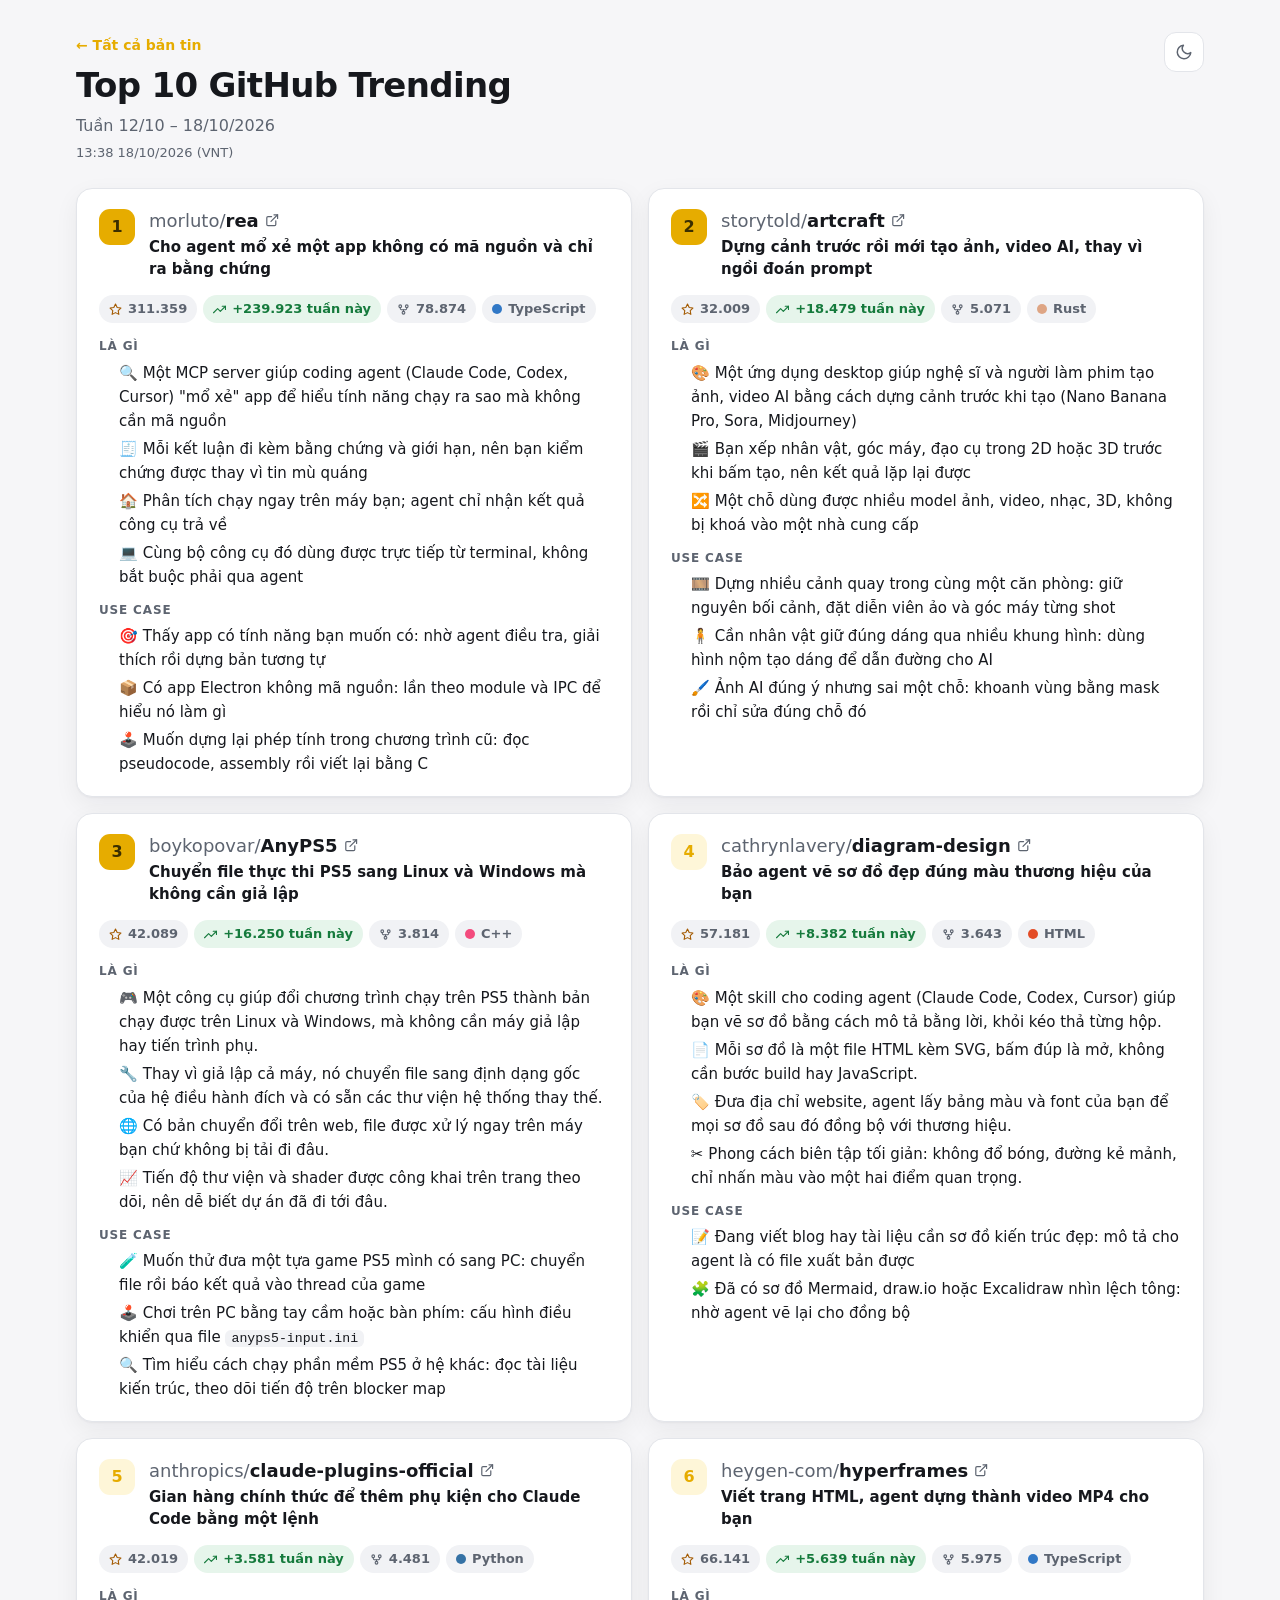
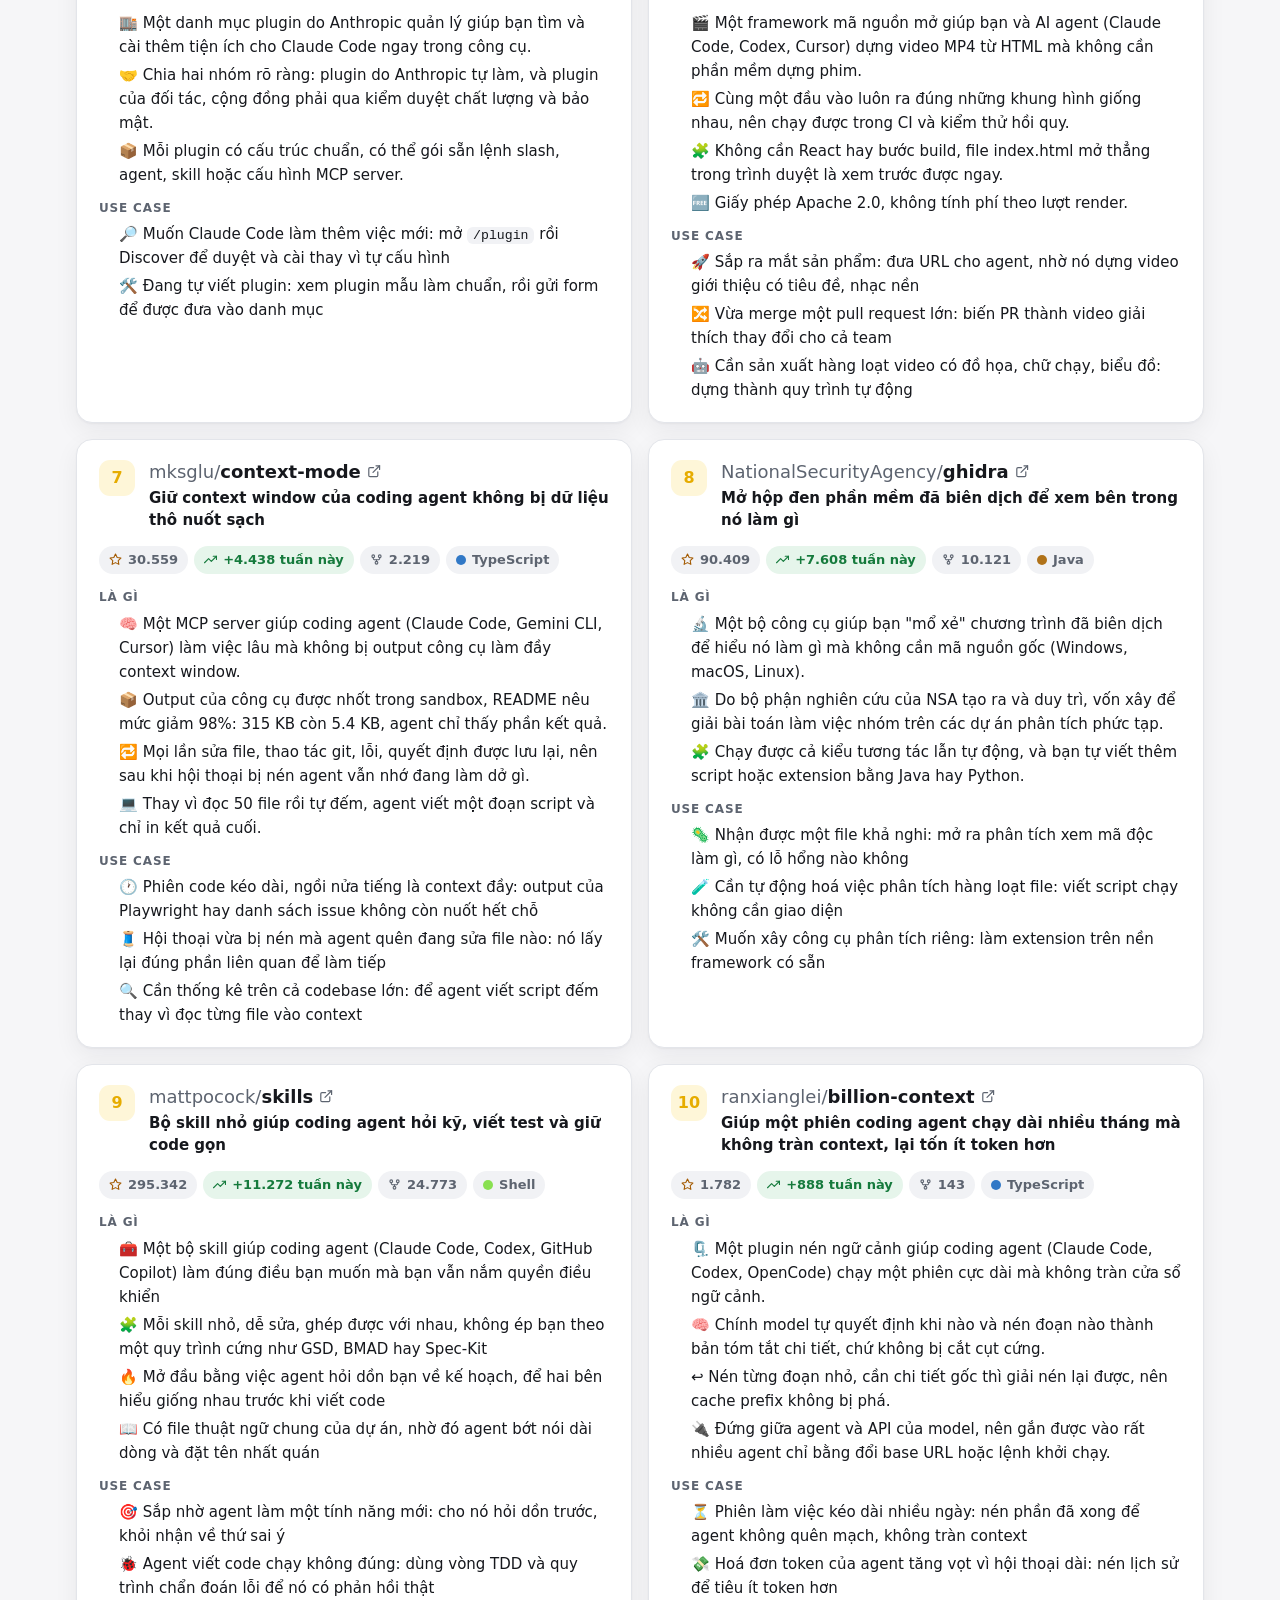
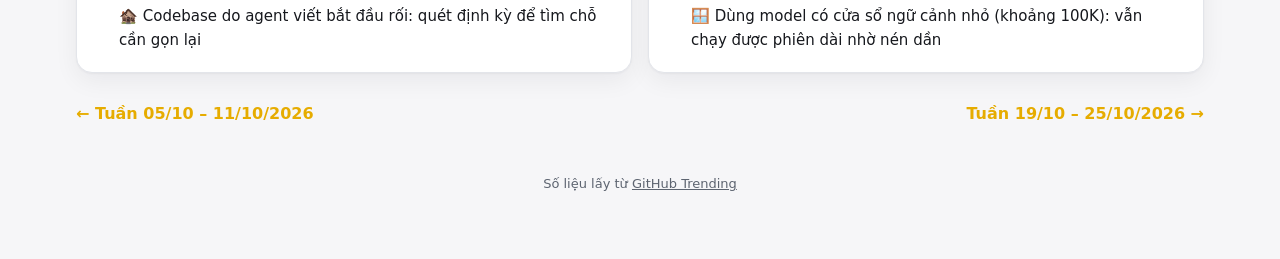
<file: site/2026-10-18/index.html>
<!DOCTYPE html>
<html lang="vi">
<head>
<meta charset="utf-8">
<meta name="viewport" content="width=device-width, initial-scale=1">
<title>Top 10 GitHub Trending · 12/10 – 18/10/2026 · Weekly Trending</title>
<meta name="description" content="🔍 rea: cho agent mổ xẻ app không có mã nguồn và chỉ ra bằng chứng cho từng kết luận · 🎬 artcraft: dựng cảnh trước rồi mới tạo ảnh, video AI, không phải ngồi đoán prompt · 🎮 AnyPS5: chuyển file thực thi PS5 sang Linux và Windows mà không cần giả lập">
<link rel="canonical" href="https://sontvwork.github.io/weekly-trending/2026-10-18/">
<meta property="og:type" content="article">
<meta property="og:site_name" content="Weekly Trending">
<meta property="og:title" content="Top 10 GitHub Trending · 12/10 – 18/10/2026">
<meta property="og:description" content="🔍 rea: cho agent mổ xẻ app không có mã nguồn và chỉ ra bằng chứng cho từng kết luận · 🎬 artcraft: dựng cảnh trước rồi mới tạo ảnh, video AI, không phải ngồi đoán prompt · 🎮 AnyPS5: chuyển file thực thi PS5 sang Linux và Windows mà không cần giả lập">
<meta property="og:url" content="https://sontvwork.github.io/weekly-trending/2026-10-18/">
<link rel="icon" href="../assets/favicon.svg" type="image/svg+xml">
<link rel="stylesheet" href="../assets/style.css">
<link rel="alternate" type="application/atom+xml" title="Weekly Trending" href="../feed.xml">
<script src="../assets/theme.js"></script>
</head>
<body class="week">
<div class="wrap">
  <header class="top">
    <div class="top-text">
      <a class="back" href="../">← Tất cả bản tin</a>
      <h1 class="title">Top 10 GitHub Trending</h1>
      <p class="tagline">Tuần 12/10 – 18/10/2026</p>
      <p class="fetched-at">13:38 18/10/2026 (VNT)</p>
    </div>
    <div class="toolbar">
      <button class="icon-btn" id="theme-toggle" type="button" title="Đổi giao diện sáng/tối" aria-label="Đổi giao diện sáng/tối"><svg class="i icon-moon" viewBox="0 0 24 24" aria-hidden="true"><path d="M21 12.79A9 9 0 1 1 11.21 3 7 7 0 0 0 21 12.79z"/></svg><svg class="i icon-sun" viewBox="0 0 24 24" aria-hidden="true"><circle cx="12" cy="12" r="4"/><path d="M12 2v2M12 20v2M4.93 4.93l1.41 1.41M17.66 17.66l1.41 1.41M2 12h2M20 12h2M4.93 19.07l1.41-1.41M17.66 6.34l1.41-1.41"/></svg></button>
    </div>
  </header>

  <div class="repo-grid"><article class="repo is-top" id="hang-1"><header class="repo-head"><span class="rank" title="Hạng 1 trên GitHub Trending tuần">1</span><div class="repo-title"><h2 class="repo-name"><a href="https://github.com/morluto/rea" target="_blank" rel="noopener"><span class="owner">morluto/</span><span class="name">rea</span><svg class="i" viewBox="0 0 24 24" aria-hidden="true"><path d="M18 13v6a2 2 0 0 1-2 2H5a2 2 0 0 1-2-2V8a2 2 0 0 1 2-2h6"/><polyline points="15 3 21 3 21 9"/><line x1="10" y1="14" x2="21" y2="3"/></svg></a></h2><p class="repo-tagline">Cho agent mổ xẻ một app không có mã nguồn và chỉ ra bằng chứng</p></div></header><ul class="repo-stats"><li class="stat-star" title="Tổng số sao trên GitHub"><svg class="i" viewBox="0 0 24 24" aria-hidden="true"><polygon points="12 2 15.09 8.26 22 9.27 17 14.14 18.18 21.02 12 17.77 5.82 21.02 7 14.14 2 9.27 8.91 8.26 12 2"/></svg>311.359</li><li class="stat-up" title="Số sao tăng trong tuần (GitHub Trending)"><svg class="i" viewBox="0 0 24 24" aria-hidden="true"><polyline points="23 6 13.5 15.5 8.5 10.5 1 18"/><polyline points="17 6 23 6 23 12"/></svg>+239.923 tuần này</li><li title="Số fork"><svg class="i" viewBox="0 0 24 24" aria-hidden="true"><circle cx="6" cy="6" r="2.5"/><circle cx="18" cy="6" r="2.5"/><circle cx="12" cy="18" r="2.5"/><path d="M6 8.5v1a3 3 0 0 0 3 3h6a3 3 0 0 0 3-3v-1"/><line x1="12" y1="12.5" x2="12" y2="15.5"/></svg>78.874</li><li class="stat-lang" title="Ngôn ngữ chính"><i class="dot" style="--lang: #3178c6"></i>TypeScript</li></ul><div class="repo-body"><section><h3>Là gì</h3><ul class="uses"><li>🔍 Một MCP server giúp coding agent (Claude Code, Codex, Cursor) "mổ xẻ" app để hiểu tính năng chạy ra sao mà không cần mã nguồn</li><li>🧾 Mỗi kết luận đi kèm bằng chứng và giới hạn, nên bạn kiểm chứng được thay vì tin mù quáng</li><li>🏠 Phân tích chạy ngay trên máy bạn; agent chỉ nhận kết quả công cụ trả về</li><li>💻 Cùng bộ công cụ đó dùng được trực tiếp từ terminal, không bắt buộc phải qua agent</li></ul></section><section><h3>Use case</h3><ul class="uses"><li>🎯 Thấy app có tính năng bạn muốn có: nhờ agent điều tra, giải thích rồi dựng bản tương tự</li><li>📦 Có app Electron không mã nguồn: lần theo module và IPC để hiểu nó làm gì</li><li>🕹️ Muốn dựng lại phép tính trong chương trình cũ: đọc pseudocode, assembly rồi viết lại bằng C</li></ul></section></div></article><article class="repo is-top" id="hang-2"><header class="repo-head"><span class="rank" title="Hạng 2 trên GitHub Trending tuần">2</span><div class="repo-title"><h2 class="repo-name"><a href="https://github.com/storytold/artcraft" target="_blank" rel="noopener"><span class="owner">storytold/</span><span class="name">artcraft</span><svg class="i" viewBox="0 0 24 24" aria-hidden="true"><path d="M18 13v6a2 2 0 0 1-2 2H5a2 2 0 0 1-2-2V8a2 2 0 0 1 2-2h6"/><polyline points="15 3 21 3 21 9"/><line x1="10" y1="14" x2="21" y2="3"/></svg></a></h2><p class="repo-tagline">Dựng cảnh trước rồi mới tạo ảnh, video AI, thay vì ngồi đoán prompt</p></div></header><ul class="repo-stats"><li class="stat-star" title="Tổng số sao trên GitHub"><svg class="i" viewBox="0 0 24 24" aria-hidden="true"><polygon points="12 2 15.09 8.26 22 9.27 17 14.14 18.18 21.02 12 17.77 5.82 21.02 7 14.14 2 9.27 8.91 8.26 12 2"/></svg>32.009</li><li class="stat-up" title="Số sao tăng trong tuần (GitHub Trending)"><svg class="i" viewBox="0 0 24 24" aria-hidden="true"><polyline points="23 6 13.5 15.5 8.5 10.5 1 18"/><polyline points="17 6 23 6 23 12"/></svg>+18.479 tuần này</li><li title="Số fork"><svg class="i" viewBox="0 0 24 24" aria-hidden="true"><circle cx="6" cy="6" r="2.5"/><circle cx="18" cy="6" r="2.5"/><circle cx="12" cy="18" r="2.5"/><path d="M6 8.5v1a3 3 0 0 0 3 3h6a3 3 0 0 0 3-3v-1"/><line x1="12" y1="12.5" x2="12" y2="15.5"/></svg>5.071</li><li class="stat-lang" title="Ngôn ngữ chính"><i class="dot" style="--lang: #dea584"></i>Rust</li></ul><div class="repo-body"><section><h3>Là gì</h3><ul class="uses"><li>🎨 Một ứng dụng desktop giúp nghệ sĩ và người làm phim tạo ảnh, video AI bằng cách dựng cảnh trước khi tạo (Nano Banana Pro, Sora, Midjourney)</li><li>🎬 Bạn xếp nhân vật, góc máy, đạo cụ trong 2D hoặc 3D trước khi bấm tạo, nên kết quả lặp lại được</li><li>🔀 Một chỗ dùng được nhiều model ảnh, video, nhạc, 3D, không bị khoá vào một nhà cung cấp</li></ul></section><section><h3>Use case</h3><ul class="uses"><li>🎞️ Dựng nhiều cảnh quay trong cùng một căn phòng: giữ nguyên bối cảnh, đặt diễn viên ảo và góc máy từng shot</li><li>🧍 Cần nhân vật giữ đúng dáng qua nhiều khung hình: dùng hình nộm tạo dáng để dẫn đường cho AI</li><li>🖌️ Ảnh AI đúng ý nhưng sai một chỗ: khoanh vùng bằng mask rồi chỉ sửa đúng chỗ đó</li></ul></section></div></article><article class="repo is-top" id="hang-3"><header class="repo-head"><span class="rank" title="Hạng 3 trên GitHub Trending tuần">3</span><div class="repo-title"><h2 class="repo-name"><a href="https://github.com/boykopovar/AnyPS5" target="_blank" rel="noopener"><span class="owner">boykopovar/</span><span class="name">AnyPS5</span><svg class="i" viewBox="0 0 24 24" aria-hidden="true"><path d="M18 13v6a2 2 0 0 1-2 2H5a2 2 0 0 1-2-2V8a2 2 0 0 1 2-2h6"/><polyline points="15 3 21 3 21 9"/><line x1="10" y1="14" x2="21" y2="3"/></svg></a></h2><p class="repo-tagline">Chuyển file thực thi PS5 sang Linux và Windows mà không cần giả lập</p></div></header><ul class="repo-stats"><li class="stat-star" title="Tổng số sao trên GitHub"><svg class="i" viewBox="0 0 24 24" aria-hidden="true"><polygon points="12 2 15.09 8.26 22 9.27 17 14.14 18.18 21.02 12 17.77 5.82 21.02 7 14.14 2 9.27 8.91 8.26 12 2"/></svg>42.089</li><li class="stat-up" title="Số sao tăng trong tuần (GitHub Trending)"><svg class="i" viewBox="0 0 24 24" aria-hidden="true"><polyline points="23 6 13.5 15.5 8.5 10.5 1 18"/><polyline points="17 6 23 6 23 12"/></svg>+16.250 tuần này</li><li title="Số fork"><svg class="i" viewBox="0 0 24 24" aria-hidden="true"><circle cx="6" cy="6" r="2.5"/><circle cx="18" cy="6" r="2.5"/><circle cx="12" cy="18" r="2.5"/><path d="M6 8.5v1a3 3 0 0 0 3 3h6a3 3 0 0 0 3-3v-1"/><line x1="12" y1="12.5" x2="12" y2="15.5"/></svg>3.814</li><li class="stat-lang" title="Ngôn ngữ chính"><i class="dot" style="--lang: #f34b7d"></i>C++</li></ul><div class="repo-body"><section><h3>Là gì</h3><ul class="uses"><li>🎮 Một công cụ giúp đổi chương trình chạy trên PS5 thành bản chạy được trên Linux và Windows, mà không cần máy giả lập hay tiến trình phụ.</li><li>🔧 Thay vì giả lập cả máy, nó chuyển file sang định dạng gốc của hệ điều hành đích và có sẵn các thư viện hệ thống thay thế.</li><li>🌐 Có bản chuyển đổi trên web, file được xử lý ngay trên máy bạn chứ không bị tải đi đâu.</li><li>📈 Tiến độ thư viện và shader được công khai trên trang theo dõi, nên dễ biết dự án đã đi tới đâu.</li></ul></section><section><h3>Use case</h3><ul class="uses"><li>🧪 Muốn thử đưa một tựa game PS5 mình có sang PC: chuyển file rồi báo kết quả vào thread của game</li><li>🕹️ Chơi trên PC bằng tay cầm hoặc bàn phím: cấu hình điều khiển qua file <code>anyps5-input.ini</code></li><li>🔍 Tìm hiểu cách chạy phần mềm PS5 ở hệ khác: đọc tài liệu kiến trúc, theo dõi tiến độ trên blocker map</li></ul></section></div></article><article class="repo" id="hang-4"><header class="repo-head"><span class="rank" title="Hạng 4 trên GitHub Trending tuần">4</span><div class="repo-title"><h2 class="repo-name"><a href="https://github.com/cathrynlavery/diagram-design" target="_blank" rel="noopener"><span class="owner">cathrynlavery/</span><span class="name">diagram-design</span><svg class="i" viewBox="0 0 24 24" aria-hidden="true"><path d="M18 13v6a2 2 0 0 1-2 2H5a2 2 0 0 1-2-2V8a2 2 0 0 1 2-2h6"/><polyline points="15 3 21 3 21 9"/><line x1="10" y1="14" x2="21" y2="3"/></svg></a></h2><p class="repo-tagline">Bảo agent vẽ sơ đồ đẹp đúng màu thương hiệu của bạn</p></div></header><ul class="repo-stats"><li class="stat-star" title="Tổng số sao trên GitHub"><svg class="i" viewBox="0 0 24 24" aria-hidden="true"><polygon points="12 2 15.09 8.26 22 9.27 17 14.14 18.18 21.02 12 17.77 5.82 21.02 7 14.14 2 9.27 8.91 8.26 12 2"/></svg>57.181</li><li class="stat-up" title="Số sao tăng trong tuần (GitHub Trending)"><svg class="i" viewBox="0 0 24 24" aria-hidden="true"><polyline points="23 6 13.5 15.5 8.5 10.5 1 18"/><polyline points="17 6 23 6 23 12"/></svg>+8.382 tuần này</li><li title="Số fork"><svg class="i" viewBox="0 0 24 24" aria-hidden="true"><circle cx="6" cy="6" r="2.5"/><circle cx="18" cy="6" r="2.5"/><circle cx="12" cy="18" r="2.5"/><path d="M6 8.5v1a3 3 0 0 0 3 3h6a3 3 0 0 0 3-3v-1"/><line x1="12" y1="12.5" x2="12" y2="15.5"/></svg>3.643</li><li class="stat-lang" title="Ngôn ngữ chính"><i class="dot" style="--lang: #e34c26"></i>HTML</li></ul><div class="repo-body"><section><h3>Là gì</h3><ul class="uses"><li>🎨 Một skill cho coding agent (Claude Code, Codex, Cursor) giúp bạn vẽ sơ đồ bằng cách mô tả bằng lời, khỏi kéo thả từng hộp.</li><li>📄 Mỗi sơ đồ là một file HTML kèm SVG, bấm đúp là mở, không cần bước build hay JavaScript.</li><li>🏷️ Đưa địa chỉ website, agent lấy bảng màu và font của bạn để mọi sơ đồ sau đó đồng bộ với thương hiệu.</li><li>✂️ Phong cách biên tập tối giản: không đổ bóng, đường kẻ mảnh, chỉ nhấn màu vào một hai điểm quan trọng.</li></ul></section><section><h3>Use case</h3><ul class="uses"><li>📝 Đang viết blog hay tài liệu cần sơ đồ kiến trúc đẹp: mô tả cho agent là có file xuất bản được</li><li>🧩 Đã có sơ đồ Mermaid, draw.io hoặc Excalidraw nhìn lệch tông: nhờ agent vẽ lại cho đồng bộ</li></ul></section></div></article><article class="repo" id="hang-5"><header class="repo-head"><span class="rank" title="Hạng 5 trên GitHub Trending tuần">5</span><div class="repo-title"><h2 class="repo-name"><a href="https://github.com/anthropics/claude-plugins-official" target="_blank" rel="noopener"><span class="owner">anthropics/</span><span class="name">claude-plugins-official</span><svg class="i" viewBox="0 0 24 24" aria-hidden="true"><path d="M18 13v6a2 2 0 0 1-2 2H5a2 2 0 0 1-2-2V8a2 2 0 0 1 2-2h6"/><polyline points="15 3 21 3 21 9"/><line x1="10" y1="14" x2="21" y2="3"/></svg></a></h2><p class="repo-tagline">Gian hàng chính thức để thêm phụ kiện cho Claude Code bằng một lệnh</p></div></header><ul class="repo-stats"><li class="stat-star" title="Tổng số sao trên GitHub"><svg class="i" viewBox="0 0 24 24" aria-hidden="true"><polygon points="12 2 15.09 8.26 22 9.27 17 14.14 18.18 21.02 12 17.77 5.82 21.02 7 14.14 2 9.27 8.91 8.26 12 2"/></svg>42.019</li><li class="stat-up" title="Số sao tăng trong tuần (GitHub Trending)"><svg class="i" viewBox="0 0 24 24" aria-hidden="true"><polyline points="23 6 13.5 15.5 8.5 10.5 1 18"/><polyline points="17 6 23 6 23 12"/></svg>+3.581 tuần này</li><li title="Số fork"><svg class="i" viewBox="0 0 24 24" aria-hidden="true"><circle cx="6" cy="6" r="2.5"/><circle cx="18" cy="6" r="2.5"/><circle cx="12" cy="18" r="2.5"/><path d="M6 8.5v1a3 3 0 0 0 3 3h6a3 3 0 0 0 3-3v-1"/><line x1="12" y1="12.5" x2="12" y2="15.5"/></svg>4.481</li><li class="stat-lang" title="Ngôn ngữ chính"><i class="dot" style="--lang: #3572A5"></i>Python</li></ul><div class="repo-body"><section><h3>Là gì</h3><ul class="uses"><li>🏬 Một danh mục plugin do Anthropic quản lý giúp bạn tìm và cài thêm tiện ích cho Claude Code ngay trong công cụ.</li><li>🤝 Chia hai nhóm rõ ràng: plugin do Anthropic tự làm, và plugin của đối tác, cộng đồng phải qua kiểm duyệt chất lượng và bảo mật.</li><li>📦 Mỗi plugin có cấu trúc chuẩn, có thể gói sẵn lệnh slash, agent, skill hoặc cấu hình MCP server.</li></ul></section><section><h3>Use case</h3><ul class="uses"><li>🔎 Muốn Claude Code làm thêm việc mới: mở <code>/plugin</code> rồi Discover để duyệt và cài thay vì tự cấu hình</li><li>🛠️ Đang tự viết plugin: xem plugin mẫu làm chuẩn, rồi gửi form để được đưa vào danh mục</li></ul></section></div></article><article class="repo" id="hang-6"><header class="repo-head"><span class="rank" title="Hạng 6 trên GitHub Trending tuần">6</span><div class="repo-title"><h2 class="repo-name"><a href="https://github.com/heygen-com/hyperframes" target="_blank" rel="noopener"><span class="owner">heygen-com/</span><span class="name">hyperframes</span><svg class="i" viewBox="0 0 24 24" aria-hidden="true"><path d="M18 13v6a2 2 0 0 1-2 2H5a2 2 0 0 1-2-2V8a2 2 0 0 1 2-2h6"/><polyline points="15 3 21 3 21 9"/><line x1="10" y1="14" x2="21" y2="3"/></svg></a></h2><p class="repo-tagline">Viết trang HTML, agent dựng thành video MP4 cho bạn</p></div></header><ul class="repo-stats"><li class="stat-star" title="Tổng số sao trên GitHub"><svg class="i" viewBox="0 0 24 24" aria-hidden="true"><polygon points="12 2 15.09 8.26 22 9.27 17 14.14 18.18 21.02 12 17.77 5.82 21.02 7 14.14 2 9.27 8.91 8.26 12 2"/></svg>66.141</li><li class="stat-up" title="Số sao tăng trong tuần (GitHub Trending)"><svg class="i" viewBox="0 0 24 24" aria-hidden="true"><polyline points="23 6 13.5 15.5 8.5 10.5 1 18"/><polyline points="17 6 23 6 23 12"/></svg>+5.639 tuần này</li><li title="Số fork"><svg class="i" viewBox="0 0 24 24" aria-hidden="true"><circle cx="6" cy="6" r="2.5"/><circle cx="18" cy="6" r="2.5"/><circle cx="12" cy="18" r="2.5"/><path d="M6 8.5v1a3 3 0 0 0 3 3h6a3 3 0 0 0 3-3v-1"/><line x1="12" y1="12.5" x2="12" y2="15.5"/></svg>5.975</li><li class="stat-lang" title="Ngôn ngữ chính"><i class="dot" style="--lang: #3178c6"></i>TypeScript</li></ul><div class="repo-body"><section><h3>Là gì</h3><ul class="uses"><li>🎬 Một framework mã nguồn mở giúp bạn và AI agent (Claude Code, Codex, Cursor) dựng video MP4 từ HTML mà không cần phần mềm dựng phim.</li><li>🔁 Cùng một đầu vào luôn ra đúng những khung hình giống nhau, nên chạy được trong CI và kiểm thử hồi quy.</li><li>🧩 Không cần React hay bước build, file index.html mở thẳng trong trình duyệt là xem trước được ngay.</li><li>🆓 Giấy phép Apache 2.0, không tính phí theo lượt render.</li></ul></section><section><h3>Use case</h3><ul class="uses"><li>🚀 Sắp ra mắt sản phẩm: đưa URL cho agent, nhờ nó dựng video giới thiệu có tiêu đề, nhạc nền</li><li>🔀 Vừa merge một pull request lớn: biến PR thành video giải thích thay đổi cho cả team</li><li>🤖 Cần sản xuất hàng loạt video có đồ họa, chữ chạy, biểu đồ: dựng thành quy trình tự động</li></ul></section></div></article><article class="repo" id="hang-7"><header class="repo-head"><span class="rank" title="Hạng 7 trên GitHub Trending tuần">7</span><div class="repo-title"><h2 class="repo-name"><a href="https://github.com/mksglu/context-mode" target="_blank" rel="noopener"><span class="owner">mksglu/</span><span class="name">context-mode</span><svg class="i" viewBox="0 0 24 24" aria-hidden="true"><path d="M18 13v6a2 2 0 0 1-2 2H5a2 2 0 0 1-2-2V8a2 2 0 0 1 2-2h6"/><polyline points="15 3 21 3 21 9"/><line x1="10" y1="14" x2="21" y2="3"/></svg></a></h2><p class="repo-tagline">Giữ context window của coding agent không bị dữ liệu thô nuốt sạch</p></div></header><ul class="repo-stats"><li class="stat-star" title="Tổng số sao trên GitHub"><svg class="i" viewBox="0 0 24 24" aria-hidden="true"><polygon points="12 2 15.09 8.26 22 9.27 17 14.14 18.18 21.02 12 17.77 5.82 21.02 7 14.14 2 9.27 8.91 8.26 12 2"/></svg>30.559</li><li class="stat-up" title="Số sao tăng trong tuần (GitHub Trending)"><svg class="i" viewBox="0 0 24 24" aria-hidden="true"><polyline points="23 6 13.5 15.5 8.5 10.5 1 18"/><polyline points="17 6 23 6 23 12"/></svg>+4.438 tuần này</li><li title="Số fork"><svg class="i" viewBox="0 0 24 24" aria-hidden="true"><circle cx="6" cy="6" r="2.5"/><circle cx="18" cy="6" r="2.5"/><circle cx="12" cy="18" r="2.5"/><path d="M6 8.5v1a3 3 0 0 0 3 3h6a3 3 0 0 0 3-3v-1"/><line x1="12" y1="12.5" x2="12" y2="15.5"/></svg>2.219</li><li class="stat-lang" title="Ngôn ngữ chính"><i class="dot" style="--lang: #3178c6"></i>TypeScript</li></ul><div class="repo-body"><section><h3>Là gì</h3><ul class="uses"><li>🧠 Một MCP server giúp coding agent (Claude Code, Gemini CLI, Cursor) làm việc lâu mà không bị output công cụ làm đầy context window.</li><li>📦 Output của công cụ được nhốt trong sandbox, README nêu mức giảm 98%: 315 KB còn 5.4 KB, agent chỉ thấy phần kết quả.</li><li>🔁 Mọi lần sửa file, thao tác git, lỗi, quyết định được lưu lại, nên sau khi hội thoại bị nén agent vẫn nhớ đang làm dở gì.</li><li>💻 Thay vì đọc 50 file rồi tự đếm, agent viết một đoạn script và chỉ in kết quả cuối.</li></ul></section><section><h3>Use case</h3><ul class="uses"><li>🕐 Phiên code kéo dài, ngồi nửa tiếng là context đầy: output của Playwright hay danh sách issue không còn nuốt hết chỗ</li><li>🧵 Hội thoại vừa bị nén mà agent quên đang sửa file nào: nó lấy lại đúng phần liên quan để làm tiếp</li><li>🔍 Cần thống kê trên cả codebase lớn: để agent viết script đếm thay vì đọc từng file vào context</li></ul></section></div></article><article class="repo" id="hang-8"><header class="repo-head"><span class="rank" title="Hạng 8 trên GitHub Trending tuần">8</span><div class="repo-title"><h2 class="repo-name"><a href="https://github.com/NationalSecurityAgency/ghidra" target="_blank" rel="noopener"><span class="owner">NationalSecurityAgency/</span><span class="name">ghidra</span><svg class="i" viewBox="0 0 24 24" aria-hidden="true"><path d="M18 13v6a2 2 0 0 1-2 2H5a2 2 0 0 1-2-2V8a2 2 0 0 1 2-2h6"/><polyline points="15 3 21 3 21 9"/><line x1="10" y1="14" x2="21" y2="3"/></svg></a></h2><p class="repo-tagline">Mở hộp đen phần mềm đã biên dịch để xem bên trong nó làm gì</p></div></header><ul class="repo-stats"><li class="stat-star" title="Tổng số sao trên GitHub"><svg class="i" viewBox="0 0 24 24" aria-hidden="true"><polygon points="12 2 15.09 8.26 22 9.27 17 14.14 18.18 21.02 12 17.77 5.82 21.02 7 14.14 2 9.27 8.91 8.26 12 2"/></svg>90.409</li><li class="stat-up" title="Số sao tăng trong tuần (GitHub Trending)"><svg class="i" viewBox="0 0 24 24" aria-hidden="true"><polyline points="23 6 13.5 15.5 8.5 10.5 1 18"/><polyline points="17 6 23 6 23 12"/></svg>+7.608 tuần này</li><li title="Số fork"><svg class="i" viewBox="0 0 24 24" aria-hidden="true"><circle cx="6" cy="6" r="2.5"/><circle cx="18" cy="6" r="2.5"/><circle cx="12" cy="18" r="2.5"/><path d="M6 8.5v1a3 3 0 0 0 3 3h6a3 3 0 0 0 3-3v-1"/><line x1="12" y1="12.5" x2="12" y2="15.5"/></svg>10.121</li><li class="stat-lang" title="Ngôn ngữ chính"><i class="dot" style="--lang: #b07219"></i>Java</li></ul><div class="repo-body"><section><h3>Là gì</h3><ul class="uses"><li>🔬 Một bộ công cụ giúp bạn "mổ xẻ" chương trình đã biên dịch để hiểu nó làm gì mà không cần mã nguồn gốc (Windows, macOS, Linux).</li><li>🏛️ Do bộ phận nghiên cứu của NSA tạo ra và duy trì, vốn xây để giải bài toán làm việc nhóm trên các dự án phân tích phức tạp.</li><li>🧩 Chạy được cả kiểu tương tác lẫn tự động, và bạn tự viết thêm script hoặc extension bằng Java hay Python.</li></ul></section><section><h3>Use case</h3><ul class="uses"><li>🦠 Nhận được một file khả nghi: mở ra phân tích xem mã độc làm gì, có lỗ hổng nào không</li><li>🧪 Cần tự động hoá việc phân tích hàng loạt file: viết script chạy không cần giao diện</li><li>🛠️ Muốn xây công cụ phân tích riêng: làm extension trên nền framework có sẵn</li></ul></section></div></article><article class="repo" id="hang-9"><header class="repo-head"><span class="rank" title="Hạng 9 trên GitHub Trending tuần">9</span><div class="repo-title"><h2 class="repo-name"><a href="https://github.com/mattpocock/skills" target="_blank" rel="noopener"><span class="owner">mattpocock/</span><span class="name">skills</span><svg class="i" viewBox="0 0 24 24" aria-hidden="true"><path d="M18 13v6a2 2 0 0 1-2 2H5a2 2 0 0 1-2-2V8a2 2 0 0 1 2-2h6"/><polyline points="15 3 21 3 21 9"/><line x1="10" y1="14" x2="21" y2="3"/></svg></a></h2><p class="repo-tagline">Bộ skill nhỏ giúp coding agent hỏi kỹ, viết test và giữ code gọn</p></div></header><ul class="repo-stats"><li class="stat-star" title="Tổng số sao trên GitHub"><svg class="i" viewBox="0 0 24 24" aria-hidden="true"><polygon points="12 2 15.09 8.26 22 9.27 17 14.14 18.18 21.02 12 17.77 5.82 21.02 7 14.14 2 9.27 8.91 8.26 12 2"/></svg>295.342</li><li class="stat-up" title="Số sao tăng trong tuần (GitHub Trending)"><svg class="i" viewBox="0 0 24 24" aria-hidden="true"><polyline points="23 6 13.5 15.5 8.5 10.5 1 18"/><polyline points="17 6 23 6 23 12"/></svg>+11.272 tuần này</li><li title="Số fork"><svg class="i" viewBox="0 0 24 24" aria-hidden="true"><circle cx="6" cy="6" r="2.5"/><circle cx="18" cy="6" r="2.5"/><circle cx="12" cy="18" r="2.5"/><path d="M6 8.5v1a3 3 0 0 0 3 3h6a3 3 0 0 0 3-3v-1"/><line x1="12" y1="12.5" x2="12" y2="15.5"/></svg>24.773</li><li class="stat-lang" title="Ngôn ngữ chính"><i class="dot" style="--lang: #89e051"></i>Shell</li></ul><div class="repo-body"><section><h3>Là gì</h3><ul class="uses"><li>🧰 Một bộ skill giúp coding agent (Claude Code, Codex, GitHub Copilot) làm đúng điều bạn muốn mà bạn vẫn nắm quyền điều khiển</li><li>🧩 Mỗi skill nhỏ, dễ sửa, ghép được với nhau, không ép bạn theo một quy trình cứng như GSD, BMAD hay Spec-Kit</li><li>🔥 Mở đầu bằng việc agent hỏi dồn bạn về kế hoạch, để hai bên hiểu giống nhau trước khi viết code</li><li>📖 Có file thuật ngữ chung của dự án, nhờ đó agent bớt nói dài dòng và đặt tên nhất quán</li></ul></section><section><h3>Use case</h3><ul class="uses"><li>🎯 Sắp nhờ agent làm một tính năng mới: cho nó hỏi dồn trước, khỏi nhận về thứ sai ý</li><li>🐞 Agent viết code chạy không đúng: dùng vòng TDD và quy trình chẩn đoán lỗi để nó có phản hồi thật</li><li>🏚️ Codebase do agent viết bắt đầu rối: quét định kỳ để tìm chỗ cần gọn lại</li></ul></section></div></article><article class="repo" id="hang-10"><header class="repo-head"><span class="rank" title="Hạng 10 trên GitHub Trending tuần">10</span><div class="repo-title"><h2 class="repo-name"><a href="https://github.com/ranxianglei/billion-context" target="_blank" rel="noopener"><span class="owner">ranxianglei/</span><span class="name">billion-context</span><svg class="i" viewBox="0 0 24 24" aria-hidden="true"><path d="M18 13v6a2 2 0 0 1-2 2H5a2 2 0 0 1-2-2V8a2 2 0 0 1 2-2h6"/><polyline points="15 3 21 3 21 9"/><line x1="10" y1="14" x2="21" y2="3"/></svg></a></h2><p class="repo-tagline">Giúp một phiên coding agent chạy dài nhiều tháng mà không tràn context, lại tốn ít token hơn</p></div></header><ul class="repo-stats"><li class="stat-star" title="Tổng số sao trên GitHub"><svg class="i" viewBox="0 0 24 24" aria-hidden="true"><polygon points="12 2 15.09 8.26 22 9.27 17 14.14 18.18 21.02 12 17.77 5.82 21.02 7 14.14 2 9.27 8.91 8.26 12 2"/></svg>1.782</li><li class="stat-up" title="Số sao tăng trong tuần (GitHub Trending)"><svg class="i" viewBox="0 0 24 24" aria-hidden="true"><polyline points="23 6 13.5 15.5 8.5 10.5 1 18"/><polyline points="17 6 23 6 23 12"/></svg>+888 tuần này</li><li title="Số fork"><svg class="i" viewBox="0 0 24 24" aria-hidden="true"><circle cx="6" cy="6" r="2.5"/><circle cx="18" cy="6" r="2.5"/><circle cx="12" cy="18" r="2.5"/><path d="M6 8.5v1a3 3 0 0 0 3 3h6a3 3 0 0 0 3-3v-1"/><line x1="12" y1="12.5" x2="12" y2="15.5"/></svg>143</li><li class="stat-lang" title="Ngôn ngữ chính"><i class="dot" style="--lang: #3178c6"></i>TypeScript</li></ul><div class="repo-body"><section><h3>Là gì</h3><ul class="uses"><li>🗜️ Một plugin nén ngữ cảnh giúp coding agent (Claude Code, Codex, OpenCode) chạy một phiên cực dài mà không tràn cửa sổ ngữ cảnh.</li><li>🧠 Chính model tự quyết định khi nào và nén đoạn nào thành bản tóm tắt chi tiết, chứ không bị cắt cụt cứng.</li><li>↩️ Nén từng đoạn nhỏ, cần chi tiết gốc thì giải nén lại được, nên cache prefix không bị phá.</li><li>🔌 Đứng giữa agent và API của model, nên gắn được vào rất nhiều agent chỉ bằng đổi base URL hoặc lệnh khởi chạy.</li></ul></section><section><h3>Use case</h3><ul class="uses"><li>⏳ Phiên làm việc kéo dài nhiều ngày: nén phần đã xong để agent không quên mạch, không tràn context</li><li>💸 Hoá đơn token của agent tăng vọt vì hội thoại dài: nén lịch sử để tiêu ít token hơn</li><li>🪟 Dùng model có cửa sổ ngữ cảnh nhỏ (khoảng 100K): vẫn chạy được phiên dài nhờ nén dần</li></ul></section></div></article></div>

  <nav class="pager" aria-label="Các tuần khác"><a class="prev" href="../2026-10-11/">← Tuần 05/10 – 11/10/2026</a> <a class="next" href="../2026-10-25/">Tuần 19/10 – 25/10/2026 →</a></nav>

  <footer>Số liệu lấy từ <a href="https://github.com/trending?since=weekly" target="_blank" rel="noopener">GitHub Trending</a></footer>
</div>
</body>
</html>
</file>
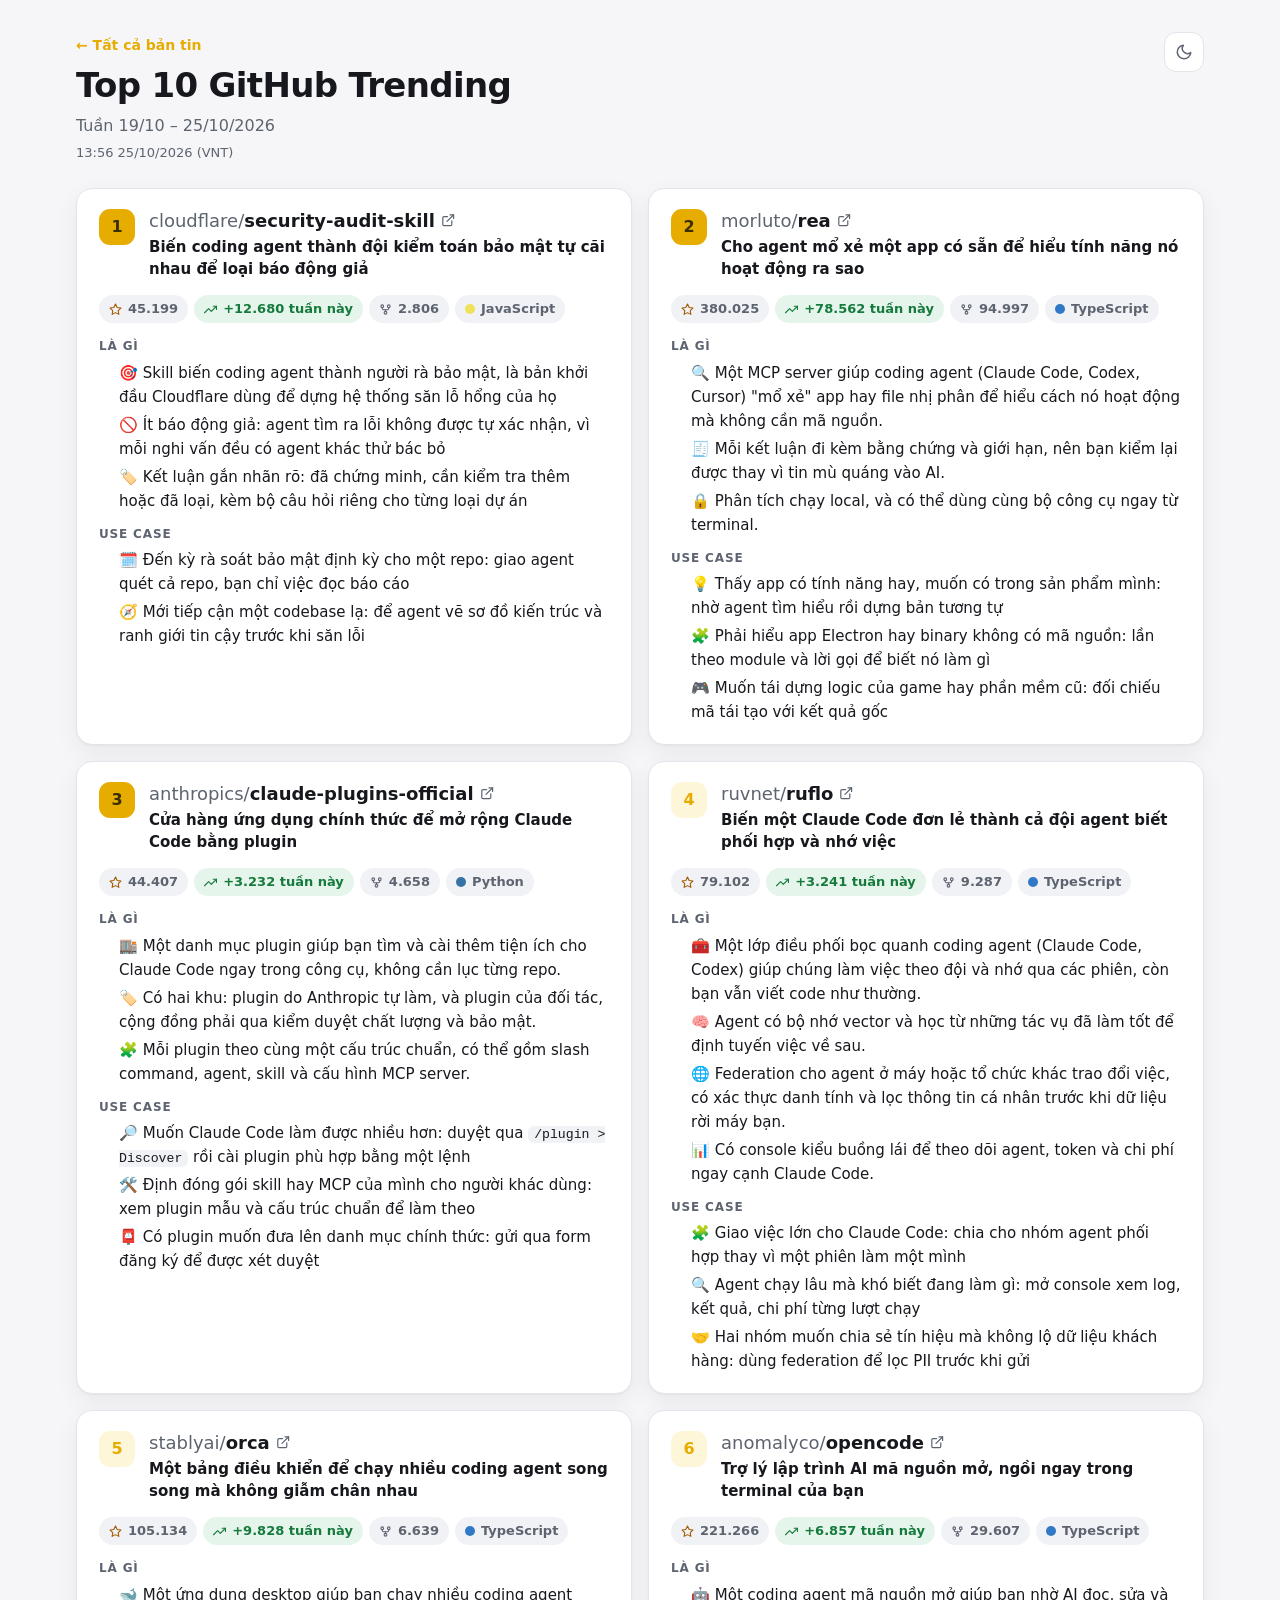
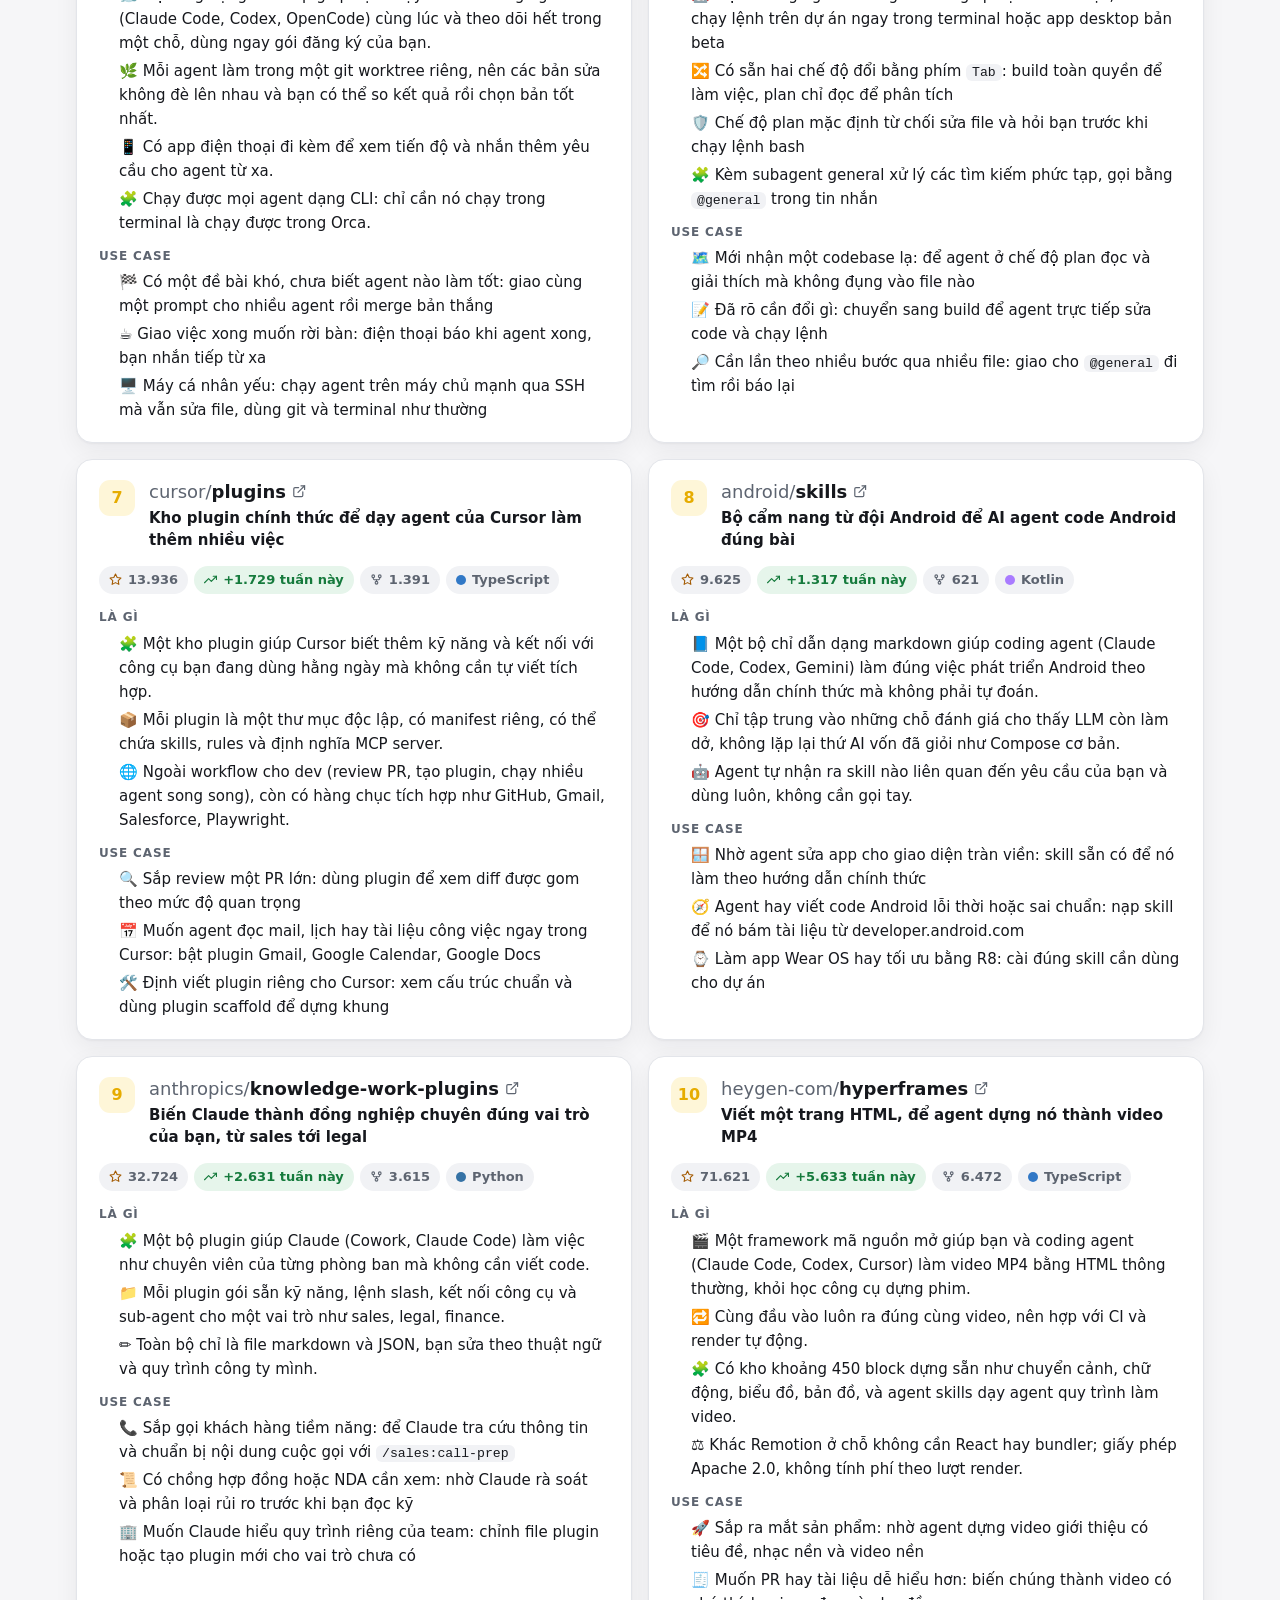
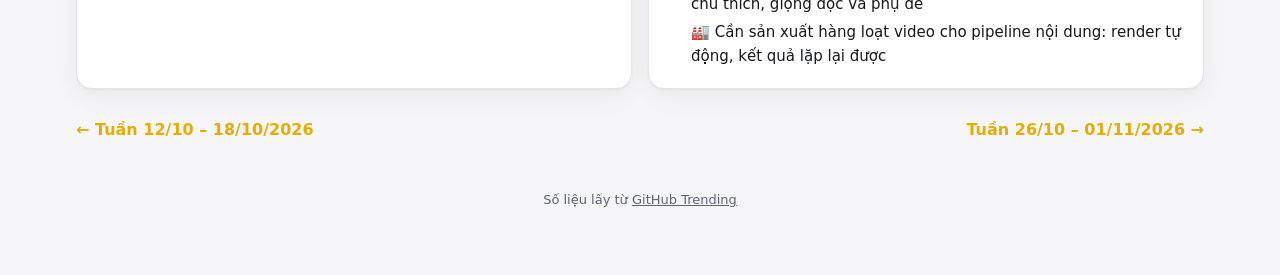
<file: site/2026-10-25/index.html>
<!DOCTYPE html>
<html lang="vi">
<head>
<meta charset="utf-8">
<meta name="viewport" content="width=device-width, initial-scale=1">
<title>Top 10 GitHub Trending · 19/10 – 25/10/2026 · Weekly Trending</title>
<meta name="description" content="🛡️ security-audit-skill: biến coding agent thành đội kiểm toán bảo mật, agent riêng săn lỗi và kiểm chứng, loại báo động giả · 🔬 rea: cho agent mổ xẻ binary, app Electron, .NET hay website để giải thích cơ chế, kèm bằng chứng · 🌳 orca: chạy nhiều coding agent song song, mỗi agent một git worktree riêng, so kết quả rồi merge">
<link rel="canonical" href="https://sontvwork.github.io/weekly-trending/2026-10-25/">
<meta property="og:type" content="article">
<meta property="og:site_name" content="Weekly Trending">
<meta property="og:title" content="Top 10 GitHub Trending · 19/10 – 25/10/2026">
<meta property="og:description" content="🛡️ security-audit-skill: biến coding agent thành đội kiểm toán bảo mật, agent riêng săn lỗi và kiểm chứng, loại báo động giả · 🔬 rea: cho agent mổ xẻ binary, app Electron, .NET hay website để giải thích cơ chế, kèm bằng chứng · 🌳 orca: chạy nhiều coding agent song song, mỗi agent một git worktree riêng, so kết quả rồi merge">
<meta property="og:url" content="https://sontvwork.github.io/weekly-trending/2026-10-25/">
<link rel="icon" href="../assets/favicon.svg" type="image/svg+xml">
<link rel="stylesheet" href="../assets/style.css">
<link rel="alternate" type="application/atom+xml" title="Weekly Trending" href="../feed.xml">
<script src="../assets/theme.js"></script>
</head>
<body class="week">
<div class="wrap">
  <header class="top">
    <div class="top-text">
      <a class="back" href="../">← Tất cả bản tin</a>
      <h1 class="title">Top 10 GitHub Trending</h1>
      <p class="tagline">Tuần 19/10 – 25/10/2026</p>
      <p class="fetched-at">13:56 25/10/2026 (VNT)</p>
    </div>
    <div class="toolbar">
      <button class="icon-btn" id="theme-toggle" type="button" title="Đổi giao diện sáng/tối" aria-label="Đổi giao diện sáng/tối"><svg class="i icon-moon" viewBox="0 0 24 24" aria-hidden="true"><path d="M21 12.79A9 9 0 1 1 11.21 3 7 7 0 0 0 21 12.79z"/></svg><svg class="i icon-sun" viewBox="0 0 24 24" aria-hidden="true"><circle cx="12" cy="12" r="4"/><path d="M12 2v2M12 20v2M4.93 4.93l1.41 1.41M17.66 17.66l1.41 1.41M2 12h2M20 12h2M4.93 19.07l1.41-1.41M17.66 6.34l1.41-1.41"/></svg></button>
    </div>
  </header>

  <div class="repo-grid"><article class="repo is-top" id="hang-1"><header class="repo-head"><span class="rank" title="Hạng 1 trên GitHub Trending tuần">1</span><div class="repo-title"><h2 class="repo-name"><a href="https://github.com/cloudflare/security-audit-skill" target="_blank" rel="noopener"><span class="owner">cloudflare/</span><span class="name">security-audit-skill</span><svg class="i" viewBox="0 0 24 24" aria-hidden="true"><path d="M18 13v6a2 2 0 0 1-2 2H5a2 2 0 0 1-2-2V8a2 2 0 0 1 2-2h6"/><polyline points="15 3 21 3 21 9"/><line x1="10" y1="14" x2="21" y2="3"/></svg></a></h2><p class="repo-tagline">Biến coding agent thành đội kiểm toán bảo mật tự cãi nhau để loại báo động giả</p></div></header><ul class="repo-stats"><li class="stat-star" title="Tổng số sao trên GitHub"><svg class="i" viewBox="0 0 24 24" aria-hidden="true"><polygon points="12 2 15.09 8.26 22 9.27 17 14.14 18.18 21.02 12 17.77 5.82 21.02 7 14.14 2 9.27 8.91 8.26 12 2"/></svg>45.199</li><li class="stat-up" title="Số sao tăng trong tuần (GitHub Trending)"><svg class="i" viewBox="0 0 24 24" aria-hidden="true"><polyline points="23 6 13.5 15.5 8.5 10.5 1 18"/><polyline points="17 6 23 6 23 12"/></svg>+12.680 tuần này</li><li title="Số fork"><svg class="i" viewBox="0 0 24 24" aria-hidden="true"><circle cx="6" cy="6" r="2.5"/><circle cx="18" cy="6" r="2.5"/><circle cx="12" cy="18" r="2.5"/><path d="M6 8.5v1a3 3 0 0 0 3 3h6a3 3 0 0 0 3-3v-1"/><line x1="12" y1="12.5" x2="12" y2="15.5"/></svg>2.806</li><li class="stat-lang" title="Ngôn ngữ chính"><i class="dot" style="--lang: #f1e05a"></i>JavaScript</li></ul><div class="repo-body"><section><h3>Là gì</h3><ul class="uses"><li>🎯 Skill biến coding agent thành người rà bảo mật, là bản khởi đầu Cloudflare dùng để dựng hệ thống săn lỗ hổng của họ</li><li>🚫 Ít báo động giả: agent tìm ra lỗi không được tự xác nhận, vì mỗi nghi vấn đều có agent khác thử bác bỏ</li><li>🏷️ Kết luận gắn nhãn rõ: đã chứng minh, cần kiểm tra thêm hoặc đã loại, kèm bộ câu hỏi riêng cho từng loại dự án</li></ul></section><section><h3>Use case</h3><ul class="uses"><li>🗓️ Đến kỳ rà soát bảo mật định kỳ cho một repo: giao agent quét cả repo, bạn chỉ việc đọc báo cáo</li><li>🧭 Mới tiếp cận một codebase lạ: để agent vẽ sơ đồ kiến trúc và ranh giới tin cậy trước khi săn lỗi</li></ul></section></div></article><article class="repo is-top" id="hang-2"><header class="repo-head"><span class="rank" title="Hạng 2 trên GitHub Trending tuần">2</span><div class="repo-title"><h2 class="repo-name"><a href="https://github.com/morluto/rea" target="_blank" rel="noopener"><span class="owner">morluto/</span><span class="name">rea</span><svg class="i" viewBox="0 0 24 24" aria-hidden="true"><path d="M18 13v6a2 2 0 0 1-2 2H5a2 2 0 0 1-2-2V8a2 2 0 0 1 2-2h6"/><polyline points="15 3 21 3 21 9"/><line x1="10" y1="14" x2="21" y2="3"/></svg></a></h2><p class="repo-tagline">Cho agent mổ xẻ một app có sẵn để hiểu tính năng nó hoạt động ra sao</p></div></header><ul class="repo-stats"><li class="stat-star" title="Tổng số sao trên GitHub"><svg class="i" viewBox="0 0 24 24" aria-hidden="true"><polygon points="12 2 15.09 8.26 22 9.27 17 14.14 18.18 21.02 12 17.77 5.82 21.02 7 14.14 2 9.27 8.91 8.26 12 2"/></svg>380.025</li><li class="stat-up" title="Số sao tăng trong tuần (GitHub Trending)"><svg class="i" viewBox="0 0 24 24" aria-hidden="true"><polyline points="23 6 13.5 15.5 8.5 10.5 1 18"/><polyline points="17 6 23 6 23 12"/></svg>+78.562 tuần này</li><li title="Số fork"><svg class="i" viewBox="0 0 24 24" aria-hidden="true"><circle cx="6" cy="6" r="2.5"/><circle cx="18" cy="6" r="2.5"/><circle cx="12" cy="18" r="2.5"/><path d="M6 8.5v1a3 3 0 0 0 3 3h6a3 3 0 0 0 3-3v-1"/><line x1="12" y1="12.5" x2="12" y2="15.5"/></svg>94.997</li><li class="stat-lang" title="Ngôn ngữ chính"><i class="dot" style="--lang: #3178c6"></i>TypeScript</li></ul><div class="repo-body"><section><h3>Là gì</h3><ul class="uses"><li>🔍 Một MCP server giúp coding agent (Claude Code, Codex, Cursor) "mổ xẻ" app hay file nhị phân để hiểu cách nó hoạt động mà không cần mã nguồn.</li><li>🧾 Mỗi kết luận đi kèm bằng chứng và giới hạn, nên bạn kiểm lại được thay vì tin mù quáng vào AI.</li><li>🔒 Phân tích chạy local, và có thể dùng cùng bộ công cụ ngay từ terminal.</li></ul></section><section><h3>Use case</h3><ul class="uses"><li>💡 Thấy app có tính năng hay, muốn có trong sản phẩm mình: nhờ agent tìm hiểu rồi dựng bản tương tự</li><li>🧩 Phải hiểu app Electron hay binary không có mã nguồn: lần theo module và lời gọi để biết nó làm gì</li><li>🎮 Muốn tái dựng logic của game hay phần mềm cũ: đối chiếu mã tái tạo với kết quả gốc</li></ul></section></div></article><article class="repo is-top" id="hang-3"><header class="repo-head"><span class="rank" title="Hạng 3 trên GitHub Trending tuần">3</span><div class="repo-title"><h2 class="repo-name"><a href="https://github.com/anthropics/claude-plugins-official" target="_blank" rel="noopener"><span class="owner">anthropics/</span><span class="name">claude-plugins-official</span><svg class="i" viewBox="0 0 24 24" aria-hidden="true"><path d="M18 13v6a2 2 0 0 1-2 2H5a2 2 0 0 1-2-2V8a2 2 0 0 1 2-2h6"/><polyline points="15 3 21 3 21 9"/><line x1="10" y1="14" x2="21" y2="3"/></svg></a></h2><p class="repo-tagline">Cửa hàng ứng dụng chính thức để mở rộng Claude Code bằng plugin</p></div></header><ul class="repo-stats"><li class="stat-star" title="Tổng số sao trên GitHub"><svg class="i" viewBox="0 0 24 24" aria-hidden="true"><polygon points="12 2 15.09 8.26 22 9.27 17 14.14 18.18 21.02 12 17.77 5.82 21.02 7 14.14 2 9.27 8.91 8.26 12 2"/></svg>44.407</li><li class="stat-up" title="Số sao tăng trong tuần (GitHub Trending)"><svg class="i" viewBox="0 0 24 24" aria-hidden="true"><polyline points="23 6 13.5 15.5 8.5 10.5 1 18"/><polyline points="17 6 23 6 23 12"/></svg>+3.232 tuần này</li><li title="Số fork"><svg class="i" viewBox="0 0 24 24" aria-hidden="true"><circle cx="6" cy="6" r="2.5"/><circle cx="18" cy="6" r="2.5"/><circle cx="12" cy="18" r="2.5"/><path d="M6 8.5v1a3 3 0 0 0 3 3h6a3 3 0 0 0 3-3v-1"/><line x1="12" y1="12.5" x2="12" y2="15.5"/></svg>4.658</li><li class="stat-lang" title="Ngôn ngữ chính"><i class="dot" style="--lang: #3572A5"></i>Python</li></ul><div class="repo-body"><section><h3>Là gì</h3><ul class="uses"><li>🏬 Một danh mục plugin giúp bạn tìm và cài thêm tiện ích cho Claude Code ngay trong công cụ, không cần lục từng repo.</li><li>🏷️ Có hai khu: plugin do Anthropic tự làm, và plugin của đối tác, cộng đồng phải qua kiểm duyệt chất lượng và bảo mật.</li><li>🧩 Mỗi plugin theo cùng một cấu trúc chuẩn, có thể gồm slash command, agent, skill và cấu hình MCP server.</li></ul></section><section><h3>Use case</h3><ul class="uses"><li>🔎 Muốn Claude Code làm được nhiều hơn: duyệt qua <code>/plugin &gt; Discover</code> rồi cài plugin phù hợp bằng một lệnh</li><li>🛠️ Định đóng gói skill hay MCP của mình cho người khác dùng: xem plugin mẫu và cấu trúc chuẩn để làm theo</li><li>📮 Có plugin muốn đưa lên danh mục chính thức: gửi qua form đăng ký để được xét duyệt</li></ul></section></div></article><article class="repo" id="hang-4"><header class="repo-head"><span class="rank" title="Hạng 4 trên GitHub Trending tuần">4</span><div class="repo-title"><h2 class="repo-name"><a href="https://github.com/ruvnet/ruflo" target="_blank" rel="noopener"><span class="owner">ruvnet/</span><span class="name">ruflo</span><svg class="i" viewBox="0 0 24 24" aria-hidden="true"><path d="M18 13v6a2 2 0 0 1-2 2H5a2 2 0 0 1-2-2V8a2 2 0 0 1 2-2h6"/><polyline points="15 3 21 3 21 9"/><line x1="10" y1="14" x2="21" y2="3"/></svg></a></h2><p class="repo-tagline">Biến một Claude Code đơn lẻ thành cả đội agent biết phối hợp và nhớ việc</p></div></header><ul class="repo-stats"><li class="stat-star" title="Tổng số sao trên GitHub"><svg class="i" viewBox="0 0 24 24" aria-hidden="true"><polygon points="12 2 15.09 8.26 22 9.27 17 14.14 18.18 21.02 12 17.77 5.82 21.02 7 14.14 2 9.27 8.91 8.26 12 2"/></svg>79.102</li><li class="stat-up" title="Số sao tăng trong tuần (GitHub Trending)"><svg class="i" viewBox="0 0 24 24" aria-hidden="true"><polyline points="23 6 13.5 15.5 8.5 10.5 1 18"/><polyline points="17 6 23 6 23 12"/></svg>+3.241 tuần này</li><li title="Số fork"><svg class="i" viewBox="0 0 24 24" aria-hidden="true"><circle cx="6" cy="6" r="2.5"/><circle cx="18" cy="6" r="2.5"/><circle cx="12" cy="18" r="2.5"/><path d="M6 8.5v1a3 3 0 0 0 3 3h6a3 3 0 0 0 3-3v-1"/><line x1="12" y1="12.5" x2="12" y2="15.5"/></svg>9.287</li><li class="stat-lang" title="Ngôn ngữ chính"><i class="dot" style="--lang: #3178c6"></i>TypeScript</li></ul><div class="repo-body"><section><h3>Là gì</h3><ul class="uses"><li>🧰 Một lớp điều phối bọc quanh coding agent (Claude Code, Codex) giúp chúng làm việc theo đội và nhớ qua các phiên, còn bạn vẫn viết code như thường.</li><li>🧠 Agent có bộ nhớ vector và học từ những tác vụ đã làm tốt để định tuyến việc về sau.</li><li>🌐 Federation cho agent ở máy hoặc tổ chức khác trao đổi việc, có xác thực danh tính và lọc thông tin cá nhân trước khi dữ liệu rời máy bạn.</li><li>📊 Có console kiểu buồng lái để theo dõi agent, token và chi phí ngay cạnh Claude Code.</li></ul></section><section><h3>Use case</h3><ul class="uses"><li>🧩 Giao việc lớn cho Claude Code: chia cho nhóm agent phối hợp thay vì một phiên làm một mình</li><li>🔍 Agent chạy lâu mà khó biết đang làm gì: mở console xem log, kết quả, chi phí từng lượt chạy</li><li>🤝 Hai nhóm muốn chia sẻ tín hiệu mà không lộ dữ liệu khách hàng: dùng federation để lọc PII trước khi gửi</li></ul></section></div></article><article class="repo" id="hang-5"><header class="repo-head"><span class="rank" title="Hạng 5 trên GitHub Trending tuần">5</span><div class="repo-title"><h2 class="repo-name"><a href="https://github.com/stablyai/orca" target="_blank" rel="noopener"><span class="owner">stablyai/</span><span class="name">orca</span><svg class="i" viewBox="0 0 24 24" aria-hidden="true"><path d="M18 13v6a2 2 0 0 1-2 2H5a2 2 0 0 1-2-2V8a2 2 0 0 1 2-2h6"/><polyline points="15 3 21 3 21 9"/><line x1="10" y1="14" x2="21" y2="3"/></svg></a></h2><p class="repo-tagline">Một bảng điều khiển để chạy nhiều coding agent song song mà không giẫm chân nhau</p></div></header><ul class="repo-stats"><li class="stat-star" title="Tổng số sao trên GitHub"><svg class="i" viewBox="0 0 24 24" aria-hidden="true"><polygon points="12 2 15.09 8.26 22 9.27 17 14.14 18.18 21.02 12 17.77 5.82 21.02 7 14.14 2 9.27 8.91 8.26 12 2"/></svg>105.134</li><li class="stat-up" title="Số sao tăng trong tuần (GitHub Trending)"><svg class="i" viewBox="0 0 24 24" aria-hidden="true"><polyline points="23 6 13.5 15.5 8.5 10.5 1 18"/><polyline points="17 6 23 6 23 12"/></svg>+9.828 tuần này</li><li title="Số fork"><svg class="i" viewBox="0 0 24 24" aria-hidden="true"><circle cx="6" cy="6" r="2.5"/><circle cx="18" cy="6" r="2.5"/><circle cx="12" cy="18" r="2.5"/><path d="M6 8.5v1a3 3 0 0 0 3 3h6a3 3 0 0 0 3-3v-1"/><line x1="12" y1="12.5" x2="12" y2="15.5"/></svg>6.639</li><li class="stat-lang" title="Ngôn ngữ chính"><i class="dot" style="--lang: #3178c6"></i>TypeScript</li></ul><div class="repo-body"><section><h3>Là gì</h3><ul class="uses"><li>🐋 Một ứng dụng desktop giúp bạn chạy nhiều coding agent (Claude Code, Codex, OpenCode) cùng lúc và theo dõi hết trong một chỗ, dùng ngay gói đăng ký của bạn.</li><li>🌿 Mỗi agent làm trong một git worktree riêng, nên các bản sửa không đè lên nhau và bạn có thể so kết quả rồi chọn bản tốt nhất.</li><li>📱 Có app điện thoại đi kèm để xem tiến độ và nhắn thêm yêu cầu cho agent từ xa.</li><li>🧩 Chạy được mọi agent dạng CLI: chỉ cần nó chạy trong terminal là chạy được trong Orca.</li></ul></section><section><h3>Use case</h3><ul class="uses"><li>🏁 Có một đề bài khó, chưa biết agent nào làm tốt: giao cùng một prompt cho nhiều agent rồi merge bản thắng</li><li>☕ Giao việc xong muốn rời bàn: điện thoại báo khi agent xong, bạn nhắn tiếp từ xa</li><li>🖥️ Máy cá nhân yếu: chạy agent trên máy chủ mạnh qua SSH mà vẫn sửa file, dùng git và terminal như thường</li></ul></section></div></article><article class="repo" id="hang-6"><header class="repo-head"><span class="rank" title="Hạng 6 trên GitHub Trending tuần">6</span><div class="repo-title"><h2 class="repo-name"><a href="https://github.com/anomalyco/opencode" target="_blank" rel="noopener"><span class="owner">anomalyco/</span><span class="name">opencode</span><svg class="i" viewBox="0 0 24 24" aria-hidden="true"><path d="M18 13v6a2 2 0 0 1-2 2H5a2 2 0 0 1-2-2V8a2 2 0 0 1 2-2h6"/><polyline points="15 3 21 3 21 9"/><line x1="10" y1="14" x2="21" y2="3"/></svg></a></h2><p class="repo-tagline">Trợ lý lập trình AI mã nguồn mở, ngồi ngay trong terminal của bạn</p></div></header><ul class="repo-stats"><li class="stat-star" title="Tổng số sao trên GitHub"><svg class="i" viewBox="0 0 24 24" aria-hidden="true"><polygon points="12 2 15.09 8.26 22 9.27 17 14.14 18.18 21.02 12 17.77 5.82 21.02 7 14.14 2 9.27 8.91 8.26 12 2"/></svg>221.266</li><li class="stat-up" title="Số sao tăng trong tuần (GitHub Trending)"><svg class="i" viewBox="0 0 24 24" aria-hidden="true"><polyline points="23 6 13.5 15.5 8.5 10.5 1 18"/><polyline points="17 6 23 6 23 12"/></svg>+6.857 tuần này</li><li title="Số fork"><svg class="i" viewBox="0 0 24 24" aria-hidden="true"><circle cx="6" cy="6" r="2.5"/><circle cx="18" cy="6" r="2.5"/><circle cx="12" cy="18" r="2.5"/><path d="M6 8.5v1a3 3 0 0 0 3 3h6a3 3 0 0 0 3-3v-1"/><line x1="12" y1="12.5" x2="12" y2="15.5"/></svg>29.607</li><li class="stat-lang" title="Ngôn ngữ chính"><i class="dot" style="--lang: #3178c6"></i>TypeScript</li></ul><div class="repo-body"><section><h3>Là gì</h3><ul class="uses"><li>🤖 Một coding agent mã nguồn mở giúp bạn nhờ AI đọc, sửa và chạy lệnh trên dự án ngay trong terminal hoặc app desktop bản beta</li><li>🔀 Có sẵn hai chế độ đổi bằng phím <code>Tab</code>: build toàn quyền để làm việc, plan chỉ đọc để phân tích</li><li>🛡️ Chế độ plan mặc định từ chối sửa file và hỏi bạn trước khi chạy lệnh bash</li><li>🧩 Kèm subagent general xử lý các tìm kiếm phức tạp, gọi bằng <code>@general</code> trong tin nhắn</li></ul></section><section><h3>Use case</h3><ul class="uses"><li>🗺️ Mới nhận một codebase lạ: để agent ở chế độ plan đọc và giải thích mà không đụng vào file nào</li><li>📝 Đã rõ cần đổi gì: chuyển sang build để agent trực tiếp sửa code và chạy lệnh</li><li>🔎 Cần lần theo nhiều bước qua nhiều file: giao cho <code>@general</code> đi tìm rồi báo lại</li></ul></section></div></article><article class="repo" id="hang-7"><header class="repo-head"><span class="rank" title="Hạng 7 trên GitHub Trending tuần">7</span><div class="repo-title"><h2 class="repo-name"><a href="https://github.com/cursor/plugins" target="_blank" rel="noopener"><span class="owner">cursor/</span><span class="name">plugins</span><svg class="i" viewBox="0 0 24 24" aria-hidden="true"><path d="M18 13v6a2 2 0 0 1-2 2H5a2 2 0 0 1-2-2V8a2 2 0 0 1 2-2h6"/><polyline points="15 3 21 3 21 9"/><line x1="10" y1="14" x2="21" y2="3"/></svg></a></h2><p class="repo-tagline">Kho plugin chính thức để dạy agent của Cursor làm thêm nhiều việc</p></div></header><ul class="repo-stats"><li class="stat-star" title="Tổng số sao trên GitHub"><svg class="i" viewBox="0 0 24 24" aria-hidden="true"><polygon points="12 2 15.09 8.26 22 9.27 17 14.14 18.18 21.02 12 17.77 5.82 21.02 7 14.14 2 9.27 8.91 8.26 12 2"/></svg>13.936</li><li class="stat-up" title="Số sao tăng trong tuần (GitHub Trending)"><svg class="i" viewBox="0 0 24 24" aria-hidden="true"><polyline points="23 6 13.5 15.5 8.5 10.5 1 18"/><polyline points="17 6 23 6 23 12"/></svg>+1.729 tuần này</li><li title="Số fork"><svg class="i" viewBox="0 0 24 24" aria-hidden="true"><circle cx="6" cy="6" r="2.5"/><circle cx="18" cy="6" r="2.5"/><circle cx="12" cy="18" r="2.5"/><path d="M6 8.5v1a3 3 0 0 0 3 3h6a3 3 0 0 0 3-3v-1"/><line x1="12" y1="12.5" x2="12" y2="15.5"/></svg>1.391</li><li class="stat-lang" title="Ngôn ngữ chính"><i class="dot" style="--lang: #3178c6"></i>TypeScript</li></ul><div class="repo-body"><section><h3>Là gì</h3><ul class="uses"><li>🧩 Một kho plugin giúp Cursor biết thêm kỹ năng và kết nối với công cụ bạn đang dùng hằng ngày mà không cần tự viết tích hợp.</li><li>📦 Mỗi plugin là một thư mục độc lập, có manifest riêng, có thể chứa skills, rules và định nghĩa MCP server.</li><li>🌐 Ngoài workflow cho dev (review PR, tạo plugin, chạy nhiều agent song song), còn có hàng chục tích hợp như GitHub, Gmail, Salesforce, Playwright.</li></ul></section><section><h3>Use case</h3><ul class="uses"><li>🔍 Sắp review một PR lớn: dùng plugin để xem diff được gom theo mức độ quan trọng</li><li>📅 Muốn agent đọc mail, lịch hay tài liệu công việc ngay trong Cursor: bật plugin Gmail, Google Calendar, Google Docs</li><li>🛠️ Định viết plugin riêng cho Cursor: xem cấu trúc chuẩn và dùng plugin scaffold để dựng khung</li></ul></section></div></article><article class="repo" id="hang-8"><header class="repo-head"><span class="rank" title="Hạng 8 trên GitHub Trending tuần">8</span><div class="repo-title"><h2 class="repo-name"><a href="https://github.com/android/skills" target="_blank" rel="noopener"><span class="owner">android/</span><span class="name">skills</span><svg class="i" viewBox="0 0 24 24" aria-hidden="true"><path d="M18 13v6a2 2 0 0 1-2 2H5a2 2 0 0 1-2-2V8a2 2 0 0 1 2-2h6"/><polyline points="15 3 21 3 21 9"/><line x1="10" y1="14" x2="21" y2="3"/></svg></a></h2><p class="repo-tagline">Bộ cẩm nang từ đội Android để AI agent code Android đúng bài</p></div></header><ul class="repo-stats"><li class="stat-star" title="Tổng số sao trên GitHub"><svg class="i" viewBox="0 0 24 24" aria-hidden="true"><polygon points="12 2 15.09 8.26 22 9.27 17 14.14 18.18 21.02 12 17.77 5.82 21.02 7 14.14 2 9.27 8.91 8.26 12 2"/></svg>9.625</li><li class="stat-up" title="Số sao tăng trong tuần (GitHub Trending)"><svg class="i" viewBox="0 0 24 24" aria-hidden="true"><polyline points="23 6 13.5 15.5 8.5 10.5 1 18"/><polyline points="17 6 23 6 23 12"/></svg>+1.317 tuần này</li><li title="Số fork"><svg class="i" viewBox="0 0 24 24" aria-hidden="true"><circle cx="6" cy="6" r="2.5"/><circle cx="18" cy="6" r="2.5"/><circle cx="12" cy="18" r="2.5"/><path d="M6 8.5v1a3 3 0 0 0 3 3h6a3 3 0 0 0 3-3v-1"/><line x1="12" y1="12.5" x2="12" y2="15.5"/></svg>621</li><li class="stat-lang" title="Ngôn ngữ chính"><i class="dot" style="--lang: #A97BFF"></i>Kotlin</li></ul><div class="repo-body"><section><h3>Là gì</h3><ul class="uses"><li>📘 Một bộ chỉ dẫn dạng markdown giúp coding agent (Claude Code, Codex, Gemini) làm đúng việc phát triển Android theo hướng dẫn chính thức mà không phải tự đoán.</li><li>🎯 Chỉ tập trung vào những chỗ đánh giá cho thấy LLM còn làm dở, không lặp lại thứ AI vốn đã giỏi như Compose cơ bản.</li><li>🤖 Agent tự nhận ra skill nào liên quan đến yêu cầu của bạn và dùng luôn, không cần gọi tay.</li></ul></section><section><h3>Use case</h3><ul class="uses"><li>🪟 Nhờ agent sửa app cho giao diện tràn viền: skill sẵn có để nó làm theo hướng dẫn chính thức</li><li>🧭 Agent hay viết code Android lỗi thời hoặc sai chuẩn: nạp skill để nó bám tài liệu từ developer.android.com</li><li>⌚ Làm app Wear OS hay tối ưu bằng R8: cài đúng skill cần dùng cho dự án</li></ul></section></div></article><article class="repo" id="hang-9"><header class="repo-head"><span class="rank" title="Hạng 9 trên GitHub Trending tuần">9</span><div class="repo-title"><h2 class="repo-name"><a href="https://github.com/anthropics/knowledge-work-plugins" target="_blank" rel="noopener"><span class="owner">anthropics/</span><span class="name">knowledge-work-plugins</span><svg class="i" viewBox="0 0 24 24" aria-hidden="true"><path d="M18 13v6a2 2 0 0 1-2 2H5a2 2 0 0 1-2-2V8a2 2 0 0 1 2-2h6"/><polyline points="15 3 21 3 21 9"/><line x1="10" y1="14" x2="21" y2="3"/></svg></a></h2><p class="repo-tagline">Biến Claude thành đồng nghiệp chuyên đúng vai trò của bạn, từ sales tới legal</p></div></header><ul class="repo-stats"><li class="stat-star" title="Tổng số sao trên GitHub"><svg class="i" viewBox="0 0 24 24" aria-hidden="true"><polygon points="12 2 15.09 8.26 22 9.27 17 14.14 18.18 21.02 12 17.77 5.82 21.02 7 14.14 2 9.27 8.91 8.26 12 2"/></svg>32.724</li><li class="stat-up" title="Số sao tăng trong tuần (GitHub Trending)"><svg class="i" viewBox="0 0 24 24" aria-hidden="true"><polyline points="23 6 13.5 15.5 8.5 10.5 1 18"/><polyline points="17 6 23 6 23 12"/></svg>+2.631 tuần này</li><li title="Số fork"><svg class="i" viewBox="0 0 24 24" aria-hidden="true"><circle cx="6" cy="6" r="2.5"/><circle cx="18" cy="6" r="2.5"/><circle cx="12" cy="18" r="2.5"/><path d="M6 8.5v1a3 3 0 0 0 3 3h6a3 3 0 0 0 3-3v-1"/><line x1="12" y1="12.5" x2="12" y2="15.5"/></svg>3.615</li><li class="stat-lang" title="Ngôn ngữ chính"><i class="dot" style="--lang: #3572A5"></i>Python</li></ul><div class="repo-body"><section><h3>Là gì</h3><ul class="uses"><li>🧩 Một bộ plugin giúp Claude (Cowork, Claude Code) làm việc như chuyên viên của từng phòng ban mà không cần viết code.</li><li>📁 Mỗi plugin gói sẵn kỹ năng, lệnh slash, kết nối công cụ và sub-agent cho một vai trò như sales, legal, finance.</li><li>✏️ Toàn bộ chỉ là file markdown và JSON, bạn sửa theo thuật ngữ và quy trình công ty mình.</li></ul></section><section><h3>Use case</h3><ul class="uses"><li>📞 Sắp gọi khách hàng tiềm năng: để Claude tra cứu thông tin và chuẩn bị nội dung cuộc gọi với <code>/sales:call-prep</code></li><li>📜 Có chồng hợp đồng hoặc NDA cần xem: nhờ Claude rà soát và phân loại rủi ro trước khi bạn đọc kỹ</li><li>🏢 Muốn Claude hiểu quy trình riêng của team: chỉnh file plugin hoặc tạo plugin mới cho vai trò chưa có</li></ul></section></div></article><article class="repo" id="hang-10"><header class="repo-head"><span class="rank" title="Hạng 10 trên GitHub Trending tuần">10</span><div class="repo-title"><h2 class="repo-name"><a href="https://github.com/heygen-com/hyperframes" target="_blank" rel="noopener"><span class="owner">heygen-com/</span><span class="name">hyperframes</span><svg class="i" viewBox="0 0 24 24" aria-hidden="true"><path d="M18 13v6a2 2 0 0 1-2 2H5a2 2 0 0 1-2-2V8a2 2 0 0 1 2-2h6"/><polyline points="15 3 21 3 21 9"/><line x1="10" y1="14" x2="21" y2="3"/></svg></a></h2><p class="repo-tagline">Viết một trang HTML, để agent dựng nó thành video MP4</p></div></header><ul class="repo-stats"><li class="stat-star" title="Tổng số sao trên GitHub"><svg class="i" viewBox="0 0 24 24" aria-hidden="true"><polygon points="12 2 15.09 8.26 22 9.27 17 14.14 18.18 21.02 12 17.77 5.82 21.02 7 14.14 2 9.27 8.91 8.26 12 2"/></svg>71.621</li><li class="stat-up" title="Số sao tăng trong tuần (GitHub Trending)"><svg class="i" viewBox="0 0 24 24" aria-hidden="true"><polyline points="23 6 13.5 15.5 8.5 10.5 1 18"/><polyline points="17 6 23 6 23 12"/></svg>+5.633 tuần này</li><li title="Số fork"><svg class="i" viewBox="0 0 24 24" aria-hidden="true"><circle cx="6" cy="6" r="2.5"/><circle cx="18" cy="6" r="2.5"/><circle cx="12" cy="18" r="2.5"/><path d="M6 8.5v1a3 3 0 0 0 3 3h6a3 3 0 0 0 3-3v-1"/><line x1="12" y1="12.5" x2="12" y2="15.5"/></svg>6.472</li><li class="stat-lang" title="Ngôn ngữ chính"><i class="dot" style="--lang: #3178c6"></i>TypeScript</li></ul><div class="repo-body"><section><h3>Là gì</h3><ul class="uses"><li>🎬 Một framework mã nguồn mở giúp bạn và coding agent (Claude Code, Codex, Cursor) làm video MP4 bằng HTML thông thường, khỏi học công cụ dựng phim.</li><li>🔁 Cùng đầu vào luôn ra đúng cùng video, nên hợp với CI và render tự động.</li><li>🧩 Có kho khoảng 450 block dựng sẵn như chuyển cảnh, chữ động, biểu đồ, bản đồ, và agent skills dạy agent quy trình làm video.</li><li>⚖️ Khác Remotion ở chỗ không cần React hay bundler; giấy phép Apache 2.0, không tính phí theo lượt render.</li></ul></section><section><h3>Use case</h3><ul class="uses"><li>🚀 Sắp ra mắt sản phẩm: nhờ agent dựng video giới thiệu có tiêu đề, nhạc nền và video nền</li><li>🧾 Muốn PR hay tài liệu dễ hiểu hơn: biến chúng thành video có chú thích, giọng đọc và phụ đề</li><li>🏭 Cần sản xuất hàng loạt video cho pipeline nội dung: render tự động, kết quả lặp lại được</li></ul></section></div></article></div>

  <nav class="pager" aria-label="Các tuần khác"><a class="prev" href="../2026-10-18/">← Tuần 12/10 – 18/10/2026</a> <a class="next" href="../2026-11-01/">Tuần 26/10 – 01/11/2026 →</a></nav>

  <footer>Số liệu lấy từ <a href="https://github.com/trending?since=weekly" target="_blank" rel="noopener">GitHub Trending</a></footer>
</div>
</body>
</html>
</file>
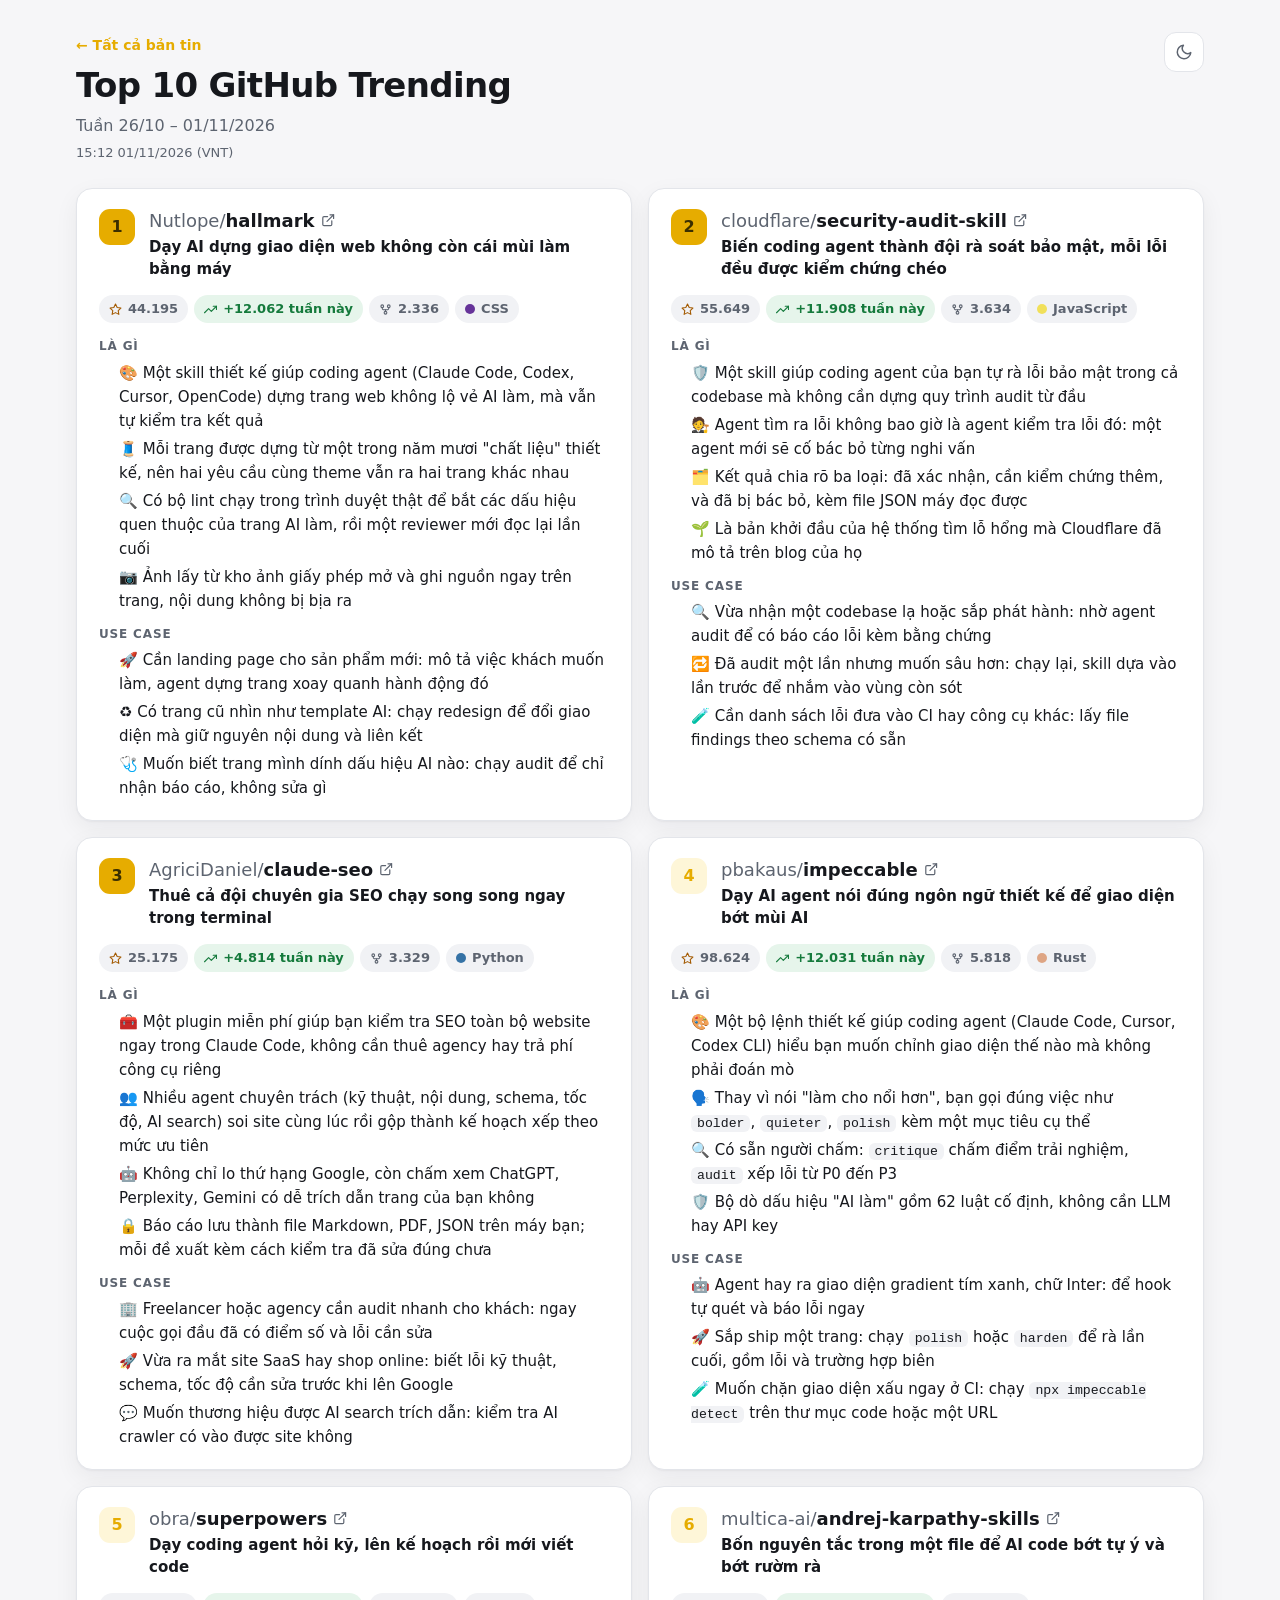
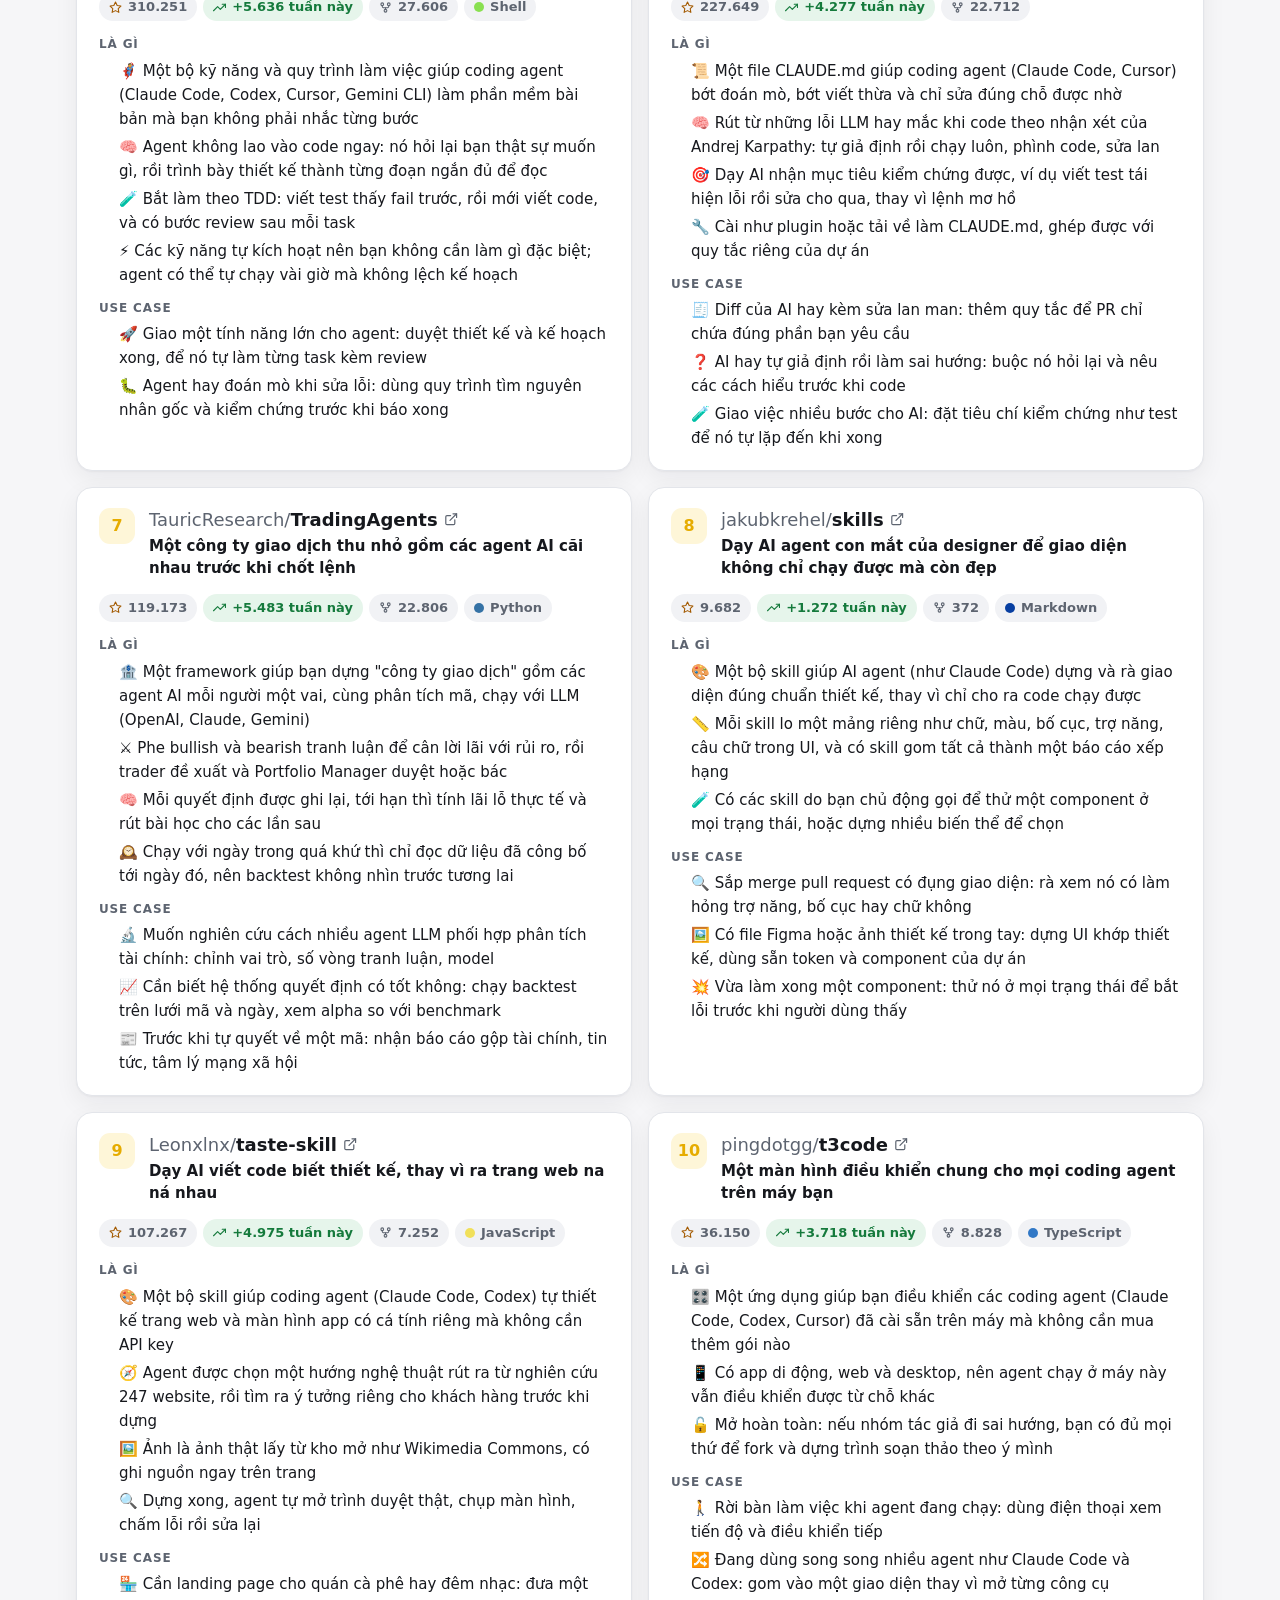
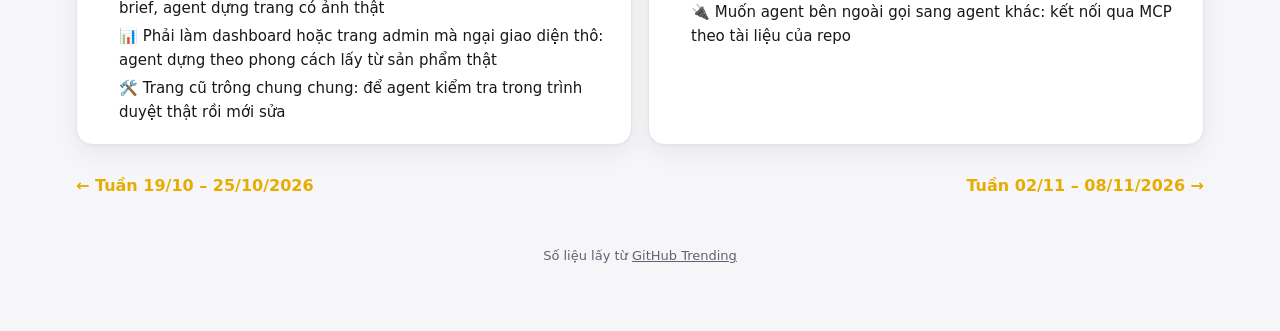
<file: site/2026-11-01/index.html>
<!DOCTYPE html>
<html lang="vi">
<head>
<meta charset="utf-8">
<meta name="viewport" content="width=device-width, initial-scale=1">
<title>Top 10 GitHub Trending · 26/10 – 01/11/2026 · Weekly Trending</title>
<meta name="description" content="🎨 hallmark: skill giúp coding agent dựng trang web không lộ vẻ AI làm, chọn chất liệu thiết kế riêng, tự lint · 🛡️ security-audit-skill: agent tự rà lỗi bảo mật toàn codebase, một agent khác cố bác bỏ từng nghi vấn · 🔎 claude-seo: plugin miễn phí kiểm tra SEO cả website trong Claude Code, nhiều agent chuyên trách, ra kế hoạch ưu tiên">
<link rel="canonical" href="https://sontvwork.github.io/weekly-trending/2026-11-01/">
<meta property="og:type" content="article">
<meta property="og:site_name" content="Weekly Trending">
<meta property="og:title" content="Top 10 GitHub Trending · 26/10 – 01/11/2026">
<meta property="og:description" content="🎨 hallmark: skill giúp coding agent dựng trang web không lộ vẻ AI làm, chọn chất liệu thiết kế riêng, tự lint · 🛡️ security-audit-skill: agent tự rà lỗi bảo mật toàn codebase, một agent khác cố bác bỏ từng nghi vấn · 🔎 claude-seo: plugin miễn phí kiểm tra SEO cả website trong Claude Code, nhiều agent chuyên trách, ra kế hoạch ưu tiên">
<meta property="og:url" content="https://sontvwork.github.io/weekly-trending/2026-11-01/">
<link rel="icon" href="../assets/favicon.svg" type="image/svg+xml">
<link rel="stylesheet" href="../assets/style.css">
<link rel="alternate" type="application/atom+xml" title="Weekly Trending" href="../feed.xml">
<script src="../assets/theme.js"></script>
</head>
<body class="week">
<div class="wrap">
  <header class="top">
    <div class="top-text">
      <a class="back" href="../">← Tất cả bản tin</a>
      <h1 class="title">Top 10 GitHub Trending</h1>
      <p class="tagline">Tuần 26/10 – 01/11/2026</p>
      <p class="fetched-at">15:12 01/11/2026 (VNT)</p>
    </div>
    <div class="toolbar">
      <button class="icon-btn" id="theme-toggle" type="button" title="Đổi giao diện sáng/tối" aria-label="Đổi giao diện sáng/tối"><svg class="i icon-moon" viewBox="0 0 24 24" aria-hidden="true"><path d="M21 12.79A9 9 0 1 1 11.21 3 7 7 0 0 0 21 12.79z"/></svg><svg class="i icon-sun" viewBox="0 0 24 24" aria-hidden="true"><circle cx="12" cy="12" r="4"/><path d="M12 2v2M12 20v2M4.93 4.93l1.41 1.41M17.66 17.66l1.41 1.41M2 12h2M20 12h2M4.93 19.07l1.41-1.41M17.66 6.34l1.41-1.41"/></svg></button>
    </div>
  </header>

  <div class="repo-grid"><article class="repo is-top" id="hang-1"><header class="repo-head"><span class="rank" title="Hạng 1 trên GitHub Trending tuần">1</span><div class="repo-title"><h2 class="repo-name"><a href="https://github.com/Nutlope/hallmark" target="_blank" rel="noopener"><span class="owner">Nutlope/</span><span class="name">hallmark</span><svg class="i" viewBox="0 0 24 24" aria-hidden="true"><path d="M18 13v6a2 2 0 0 1-2 2H5a2 2 0 0 1-2-2V8a2 2 0 0 1 2-2h6"/><polyline points="15 3 21 3 21 9"/><line x1="10" y1="14" x2="21" y2="3"/></svg></a></h2><p class="repo-tagline">Dạy AI dựng giao diện web không còn cái mùi làm bằng máy</p></div></header><ul class="repo-stats"><li class="stat-star" title="Tổng số sao trên GitHub"><svg class="i" viewBox="0 0 24 24" aria-hidden="true"><polygon points="12 2 15.09 8.26 22 9.27 17 14.14 18.18 21.02 12 17.77 5.82 21.02 7 14.14 2 9.27 8.91 8.26 12 2"/></svg>44.195</li><li class="stat-up" title="Số sao tăng trong tuần (GitHub Trending)"><svg class="i" viewBox="0 0 24 24" aria-hidden="true"><polyline points="23 6 13.5 15.5 8.5 10.5 1 18"/><polyline points="17 6 23 6 23 12"/></svg>+12.062 tuần này</li><li title="Số fork"><svg class="i" viewBox="0 0 24 24" aria-hidden="true"><circle cx="6" cy="6" r="2.5"/><circle cx="18" cy="6" r="2.5"/><circle cx="12" cy="18" r="2.5"/><path d="M6 8.5v1a3 3 0 0 0 3 3h6a3 3 0 0 0 3-3v-1"/><line x1="12" y1="12.5" x2="12" y2="15.5"/></svg>2.336</li><li class="stat-lang" title="Ngôn ngữ chính"><i class="dot" style="--lang: #663399"></i>CSS</li></ul><div class="repo-body"><section><h3>Là gì</h3><ul class="uses"><li>🎨 Một skill thiết kế giúp coding agent (Claude Code, Codex, Cursor, OpenCode) dựng trang web không lộ vẻ AI làm, mà vẫn tự kiểm tra kết quả</li><li>🧵 Mỗi trang được dựng từ một trong năm mươi "chất liệu" thiết kế, nên hai yêu cầu cùng theme vẫn ra hai trang khác nhau</li><li>🔍 Có bộ lint chạy trong trình duyệt thật để bắt các dấu hiệu quen thuộc của trang AI làm, rồi một reviewer mới đọc lại lần cuối</li><li>📷 Ảnh lấy từ kho ảnh giấy phép mở và ghi nguồn ngay trên trang, nội dung không bị bịa ra</li></ul></section><section><h3>Use case</h3><ul class="uses"><li>🚀 Cần landing page cho sản phẩm mới: mô tả việc khách muốn làm, agent dựng trang xoay quanh hành động đó</li><li>♻️ Có trang cũ nhìn như template AI: chạy redesign để đổi giao diện mà giữ nguyên nội dung và liên kết</li><li>🩺 Muốn biết trang mình dính dấu hiệu AI nào: chạy audit để chỉ nhận báo cáo, không sửa gì</li></ul></section></div></article><article class="repo is-top" id="hang-2"><header class="repo-head"><span class="rank" title="Hạng 2 trên GitHub Trending tuần">2</span><div class="repo-title"><h2 class="repo-name"><a href="https://github.com/cloudflare/security-audit-skill" target="_blank" rel="noopener"><span class="owner">cloudflare/</span><span class="name">security-audit-skill</span><svg class="i" viewBox="0 0 24 24" aria-hidden="true"><path d="M18 13v6a2 2 0 0 1-2 2H5a2 2 0 0 1-2-2V8a2 2 0 0 1 2-2h6"/><polyline points="15 3 21 3 21 9"/><line x1="10" y1="14" x2="21" y2="3"/></svg></a></h2><p class="repo-tagline">Biến coding agent thành đội rà soát bảo mật, mỗi lỗi đều được kiểm chứng chéo</p></div></header><ul class="repo-stats"><li class="stat-star" title="Tổng số sao trên GitHub"><svg class="i" viewBox="0 0 24 24" aria-hidden="true"><polygon points="12 2 15.09 8.26 22 9.27 17 14.14 18.18 21.02 12 17.77 5.82 21.02 7 14.14 2 9.27 8.91 8.26 12 2"/></svg>55.649</li><li class="stat-up" title="Số sao tăng trong tuần (GitHub Trending)"><svg class="i" viewBox="0 0 24 24" aria-hidden="true"><polyline points="23 6 13.5 15.5 8.5 10.5 1 18"/><polyline points="17 6 23 6 23 12"/></svg>+11.908 tuần này</li><li title="Số fork"><svg class="i" viewBox="0 0 24 24" aria-hidden="true"><circle cx="6" cy="6" r="2.5"/><circle cx="18" cy="6" r="2.5"/><circle cx="12" cy="18" r="2.5"/><path d="M6 8.5v1a3 3 0 0 0 3 3h6a3 3 0 0 0 3-3v-1"/><line x1="12" y1="12.5" x2="12" y2="15.5"/></svg>3.634</li><li class="stat-lang" title="Ngôn ngữ chính"><i class="dot" style="--lang: #f1e05a"></i>JavaScript</li></ul><div class="repo-body"><section><h3>Là gì</h3><ul class="uses"><li>🛡️ Một skill giúp coding agent của bạn tự rà lỗi bảo mật trong cả codebase mà không cần dựng quy trình audit từ đầu</li><li>🧑‍⚖️ Agent tìm ra lỗi không bao giờ là agent kiểm tra lỗi đó: một agent mới sẽ cố bác bỏ từng nghi vấn</li><li>🗂️ Kết quả chia rõ ba loại: đã xác nhận, cần kiểm chứng thêm, và đã bị bác bỏ, kèm file JSON máy đọc được</li><li>🌱 Là bản khởi đầu của hệ thống tìm lỗ hổng mà Cloudflare đã mô tả trên blog của họ</li></ul></section><section><h3>Use case</h3><ul class="uses"><li>🔍 Vừa nhận một codebase lạ hoặc sắp phát hành: nhờ agent audit để có báo cáo lỗi kèm bằng chứng</li><li>🔁 Đã audit một lần nhưng muốn sâu hơn: chạy lại, skill dựa vào lần trước để nhắm vào vùng còn sót</li><li>🧪 Cần danh sách lỗi đưa vào CI hay công cụ khác: lấy file findings theo schema có sẵn</li></ul></section></div></article><article class="repo is-top" id="hang-3"><header class="repo-head"><span class="rank" title="Hạng 3 trên GitHub Trending tuần">3</span><div class="repo-title"><h2 class="repo-name"><a href="https://github.com/AgriciDaniel/claude-seo" target="_blank" rel="noopener"><span class="owner">AgriciDaniel/</span><span class="name">claude-seo</span><svg class="i" viewBox="0 0 24 24" aria-hidden="true"><path d="M18 13v6a2 2 0 0 1-2 2H5a2 2 0 0 1-2-2V8a2 2 0 0 1 2-2h6"/><polyline points="15 3 21 3 21 9"/><line x1="10" y1="14" x2="21" y2="3"/></svg></a></h2><p class="repo-tagline">Thuê cả đội chuyên gia SEO chạy song song ngay trong terminal</p></div></header><ul class="repo-stats"><li class="stat-star" title="Tổng số sao trên GitHub"><svg class="i" viewBox="0 0 24 24" aria-hidden="true"><polygon points="12 2 15.09 8.26 22 9.27 17 14.14 18.18 21.02 12 17.77 5.82 21.02 7 14.14 2 9.27 8.91 8.26 12 2"/></svg>25.175</li><li class="stat-up" title="Số sao tăng trong tuần (GitHub Trending)"><svg class="i" viewBox="0 0 24 24" aria-hidden="true"><polyline points="23 6 13.5 15.5 8.5 10.5 1 18"/><polyline points="17 6 23 6 23 12"/></svg>+4.814 tuần này</li><li title="Số fork"><svg class="i" viewBox="0 0 24 24" aria-hidden="true"><circle cx="6" cy="6" r="2.5"/><circle cx="18" cy="6" r="2.5"/><circle cx="12" cy="18" r="2.5"/><path d="M6 8.5v1a3 3 0 0 0 3 3h6a3 3 0 0 0 3-3v-1"/><line x1="12" y1="12.5" x2="12" y2="15.5"/></svg>3.329</li><li class="stat-lang" title="Ngôn ngữ chính"><i class="dot" style="--lang: #3572A5"></i>Python</li></ul><div class="repo-body"><section><h3>Là gì</h3><ul class="uses"><li>🧰 Một plugin miễn phí giúp bạn kiểm tra SEO toàn bộ website ngay trong Claude Code, không cần thuê agency hay trả phí công cụ riêng</li><li>👥 Nhiều agent chuyên trách (kỹ thuật, nội dung, schema, tốc độ, AI search) soi site cùng lúc rồi gộp thành kế hoạch xếp theo mức ưu tiên</li><li>🤖 Không chỉ lo thứ hạng Google, còn chấm xem ChatGPT, Perplexity, Gemini có dễ trích dẫn trang của bạn không</li><li>🔒 Báo cáo lưu thành file Markdown, PDF, JSON trên máy bạn; mỗi đề xuất kèm cách kiểm tra đã sửa đúng chưa</li></ul></section><section><h3>Use case</h3><ul class="uses"><li>🏢 Freelancer hoặc agency cần audit nhanh cho khách: ngay cuộc gọi đầu đã có điểm số và lỗi cần sửa</li><li>🚀 Vừa ra mắt site SaaS hay shop online: biết lỗi kỹ thuật, schema, tốc độ cần sửa trước khi lên Google</li><li>💬 Muốn thương hiệu được AI search trích dẫn: kiểm tra AI crawler có vào được site không</li></ul></section></div></article><article class="repo" id="hang-4"><header class="repo-head"><span class="rank" title="Hạng 4 trên GitHub Trending tuần">4</span><div class="repo-title"><h2 class="repo-name"><a href="https://github.com/pbakaus/impeccable" target="_blank" rel="noopener"><span class="owner">pbakaus/</span><span class="name">impeccable</span><svg class="i" viewBox="0 0 24 24" aria-hidden="true"><path d="M18 13v6a2 2 0 0 1-2 2H5a2 2 0 0 1-2-2V8a2 2 0 0 1 2-2h6"/><polyline points="15 3 21 3 21 9"/><line x1="10" y1="14" x2="21" y2="3"/></svg></a></h2><p class="repo-tagline">Dạy AI agent nói đúng ngôn ngữ thiết kế để giao diện bớt mùi AI</p></div></header><ul class="repo-stats"><li class="stat-star" title="Tổng số sao trên GitHub"><svg class="i" viewBox="0 0 24 24" aria-hidden="true"><polygon points="12 2 15.09 8.26 22 9.27 17 14.14 18.18 21.02 12 17.77 5.82 21.02 7 14.14 2 9.27 8.91 8.26 12 2"/></svg>98.624</li><li class="stat-up" title="Số sao tăng trong tuần (GitHub Trending)"><svg class="i" viewBox="0 0 24 24" aria-hidden="true"><polyline points="23 6 13.5 15.5 8.5 10.5 1 18"/><polyline points="17 6 23 6 23 12"/></svg>+12.031 tuần này</li><li title="Số fork"><svg class="i" viewBox="0 0 24 24" aria-hidden="true"><circle cx="6" cy="6" r="2.5"/><circle cx="18" cy="6" r="2.5"/><circle cx="12" cy="18" r="2.5"/><path d="M6 8.5v1a3 3 0 0 0 3 3h6a3 3 0 0 0 3-3v-1"/><line x1="12" y1="12.5" x2="12" y2="15.5"/></svg>5.818</li><li class="stat-lang" title="Ngôn ngữ chính"><i class="dot" style="--lang: #dea584"></i>Rust</li></ul><div class="repo-body"><section><h3>Là gì</h3><ul class="uses"><li>🎨 Một bộ lệnh thiết kế giúp coding agent (Claude Code, Cursor, Codex CLI) hiểu bạn muốn chỉnh giao diện thế nào mà không phải đoán mò</li><li>🗣️ Thay vì nói "làm cho nổi hơn", bạn gọi đúng việc như <code>bolder</code>, <code>quieter</code>, <code>polish</code> kèm một mục tiêu cụ thể</li><li>🔍 Có sẵn người chấm: <code>critique</code> chấm điểm trải nghiệm, <code>audit</code> xếp lỗi từ P0 đến P3</li><li>🛡️ Bộ dò dấu hiệu "AI làm" gồm 62 luật cố định, không cần LLM hay API key</li></ul></section><section><h3>Use case</h3><ul class="uses"><li>🤖 Agent hay ra giao diện gradient tím xanh, chữ Inter: để hook tự quét và báo lỗi ngay</li><li>🚀 Sắp ship một trang: chạy <code>polish</code> hoặc <code>harden</code> để rà lần cuối, gồm lỗi và trường hợp biên</li><li>🧪 Muốn chặn giao diện xấu ngay ở CI: chạy <code>npx impeccable detect</code> trên thư mục code hoặc một URL</li></ul></section></div></article><article class="repo" id="hang-5"><header class="repo-head"><span class="rank" title="Hạng 5 trên GitHub Trending tuần">5</span><div class="repo-title"><h2 class="repo-name"><a href="https://github.com/obra/superpowers" target="_blank" rel="noopener"><span class="owner">obra/</span><span class="name">superpowers</span><svg class="i" viewBox="0 0 24 24" aria-hidden="true"><path d="M18 13v6a2 2 0 0 1-2 2H5a2 2 0 0 1-2-2V8a2 2 0 0 1 2-2h6"/><polyline points="15 3 21 3 21 9"/><line x1="10" y1="14" x2="21" y2="3"/></svg></a></h2><p class="repo-tagline">Dạy coding agent hỏi kỹ, lên kế hoạch rồi mới viết code</p></div></header><ul class="repo-stats"><li class="stat-star" title="Tổng số sao trên GitHub"><svg class="i" viewBox="0 0 24 24" aria-hidden="true"><polygon points="12 2 15.09 8.26 22 9.27 17 14.14 18.18 21.02 12 17.77 5.82 21.02 7 14.14 2 9.27 8.91 8.26 12 2"/></svg>310.251</li><li class="stat-up" title="Số sao tăng trong tuần (GitHub Trending)"><svg class="i" viewBox="0 0 24 24" aria-hidden="true"><polyline points="23 6 13.5 15.5 8.5 10.5 1 18"/><polyline points="17 6 23 6 23 12"/></svg>+5.636 tuần này</li><li title="Số fork"><svg class="i" viewBox="0 0 24 24" aria-hidden="true"><circle cx="6" cy="6" r="2.5"/><circle cx="18" cy="6" r="2.5"/><circle cx="12" cy="18" r="2.5"/><path d="M6 8.5v1a3 3 0 0 0 3 3h6a3 3 0 0 0 3-3v-1"/><line x1="12" y1="12.5" x2="12" y2="15.5"/></svg>27.606</li><li class="stat-lang" title="Ngôn ngữ chính"><i class="dot" style="--lang: #89e051"></i>Shell</li></ul><div class="repo-body"><section><h3>Là gì</h3><ul class="uses"><li>🦸 Một bộ kỹ năng và quy trình làm việc giúp coding agent (Claude Code, Codex, Cursor, Gemini CLI) làm phần mềm bài bản mà bạn không phải nhắc từng bước</li><li>🧠 Agent không lao vào code ngay: nó hỏi lại bạn thật sự muốn gì, rồi trình bày thiết kế thành từng đoạn ngắn đủ để đọc</li><li>🧪 Bắt làm theo TDD: viết test thấy fail trước, rồi mới viết code, và có bước review sau mỗi task</li><li>⚡ Các kỹ năng tự kích hoạt nên bạn không cần làm gì đặc biệt; agent có thể tự chạy vài giờ mà không lệch kế hoạch</li></ul></section><section><h3>Use case</h3><ul class="uses"><li>🚀 Giao một tính năng lớn cho agent: duyệt thiết kế và kế hoạch xong, để nó tự làm từng task kèm review</li><li>🐛 Agent hay đoán mò khi sửa lỗi: dùng quy trình tìm nguyên nhân gốc và kiểm chứng trước khi báo xong</li></ul></section></div></article><article class="repo" id="hang-6"><header class="repo-head"><span class="rank" title="Hạng 6 trên GitHub Trending tuần">6</span><div class="repo-title"><h2 class="repo-name"><a href="https://github.com/multica-ai/andrej-karpathy-skills" target="_blank" rel="noopener"><span class="owner">multica-ai/</span><span class="name">andrej-karpathy-skills</span><svg class="i" viewBox="0 0 24 24" aria-hidden="true"><path d="M18 13v6a2 2 0 0 1-2 2H5a2 2 0 0 1-2-2V8a2 2 0 0 1 2-2h6"/><polyline points="15 3 21 3 21 9"/><line x1="10" y1="14" x2="21" y2="3"/></svg></a></h2><p class="repo-tagline">Bốn nguyên tắc trong một file để AI code bớt tự ý và bớt rườm rà</p></div></header><ul class="repo-stats"><li class="stat-star" title="Tổng số sao trên GitHub"><svg class="i" viewBox="0 0 24 24" aria-hidden="true"><polygon points="12 2 15.09 8.26 22 9.27 17 14.14 18.18 21.02 12 17.77 5.82 21.02 7 14.14 2 9.27 8.91 8.26 12 2"/></svg>227.649</li><li class="stat-up" title="Số sao tăng trong tuần (GitHub Trending)"><svg class="i" viewBox="0 0 24 24" aria-hidden="true"><polyline points="23 6 13.5 15.5 8.5 10.5 1 18"/><polyline points="17 6 23 6 23 12"/></svg>+4.277 tuần này</li><li title="Số fork"><svg class="i" viewBox="0 0 24 24" aria-hidden="true"><circle cx="6" cy="6" r="2.5"/><circle cx="18" cy="6" r="2.5"/><circle cx="12" cy="18" r="2.5"/><path d="M6 8.5v1a3 3 0 0 0 3 3h6a3 3 0 0 0 3-3v-1"/><line x1="12" y1="12.5" x2="12" y2="15.5"/></svg>22.712</li></ul><div class="repo-body"><section><h3>Là gì</h3><ul class="uses"><li>📜 Một file CLAUDE.md giúp coding agent (Claude Code, Cursor) bớt đoán mò, bớt viết thừa và chỉ sửa đúng chỗ được nhờ</li><li>🧠 Rút từ những lỗi LLM hay mắc khi code theo nhận xét của Andrej Karpathy: tự giả định rồi chạy luôn, phình code, sửa lan</li><li>🎯 Dạy AI nhận mục tiêu kiểm chứng được, ví dụ viết test tái hiện lỗi rồi sửa cho qua, thay vì lệnh mơ hồ</li><li>🔧 Cài như plugin hoặc tải về làm CLAUDE.md, ghép được với quy tắc riêng của dự án</li></ul></section><section><h3>Use case</h3><ul class="uses"><li>🧾 Diff của AI hay kèm sửa lan man: thêm quy tắc để PR chỉ chứa đúng phần bạn yêu cầu</li><li>❓ AI hay tự giả định rồi làm sai hướng: buộc nó hỏi lại và nêu các cách hiểu trước khi code</li><li>🧪 Giao việc nhiều bước cho AI: đặt tiêu chí kiểm chứng như test để nó tự lặp đến khi xong</li></ul></section></div></article><article class="repo" id="hang-7"><header class="repo-head"><span class="rank" title="Hạng 7 trên GitHub Trending tuần">7</span><div class="repo-title"><h2 class="repo-name"><a href="https://github.com/TauricResearch/TradingAgents" target="_blank" rel="noopener"><span class="owner">TauricResearch/</span><span class="name">TradingAgents</span><svg class="i" viewBox="0 0 24 24" aria-hidden="true"><path d="M18 13v6a2 2 0 0 1-2 2H5a2 2 0 0 1-2-2V8a2 2 0 0 1 2-2h6"/><polyline points="15 3 21 3 21 9"/><line x1="10" y1="14" x2="21" y2="3"/></svg></a></h2><p class="repo-tagline">Một công ty giao dịch thu nhỏ gồm các agent AI cãi nhau trước khi chốt lệnh</p></div></header><ul class="repo-stats"><li class="stat-star" title="Tổng số sao trên GitHub"><svg class="i" viewBox="0 0 24 24" aria-hidden="true"><polygon points="12 2 15.09 8.26 22 9.27 17 14.14 18.18 21.02 12 17.77 5.82 21.02 7 14.14 2 9.27 8.91 8.26 12 2"/></svg>119.173</li><li class="stat-up" title="Số sao tăng trong tuần (GitHub Trending)"><svg class="i" viewBox="0 0 24 24" aria-hidden="true"><polyline points="23 6 13.5 15.5 8.5 10.5 1 18"/><polyline points="17 6 23 6 23 12"/></svg>+5.483 tuần này</li><li title="Số fork"><svg class="i" viewBox="0 0 24 24" aria-hidden="true"><circle cx="6" cy="6" r="2.5"/><circle cx="18" cy="6" r="2.5"/><circle cx="12" cy="18" r="2.5"/><path d="M6 8.5v1a3 3 0 0 0 3 3h6a3 3 0 0 0 3-3v-1"/><line x1="12" y1="12.5" x2="12" y2="15.5"/></svg>22.806</li><li class="stat-lang" title="Ngôn ngữ chính"><i class="dot" style="--lang: #3572A5"></i>Python</li></ul><div class="repo-body"><section><h3>Là gì</h3><ul class="uses"><li>🏦 Một framework giúp bạn dựng "công ty giao dịch" gồm các agent AI mỗi người một vai, cùng phân tích mã, chạy với LLM (OpenAI, Claude, Gemini)</li><li>⚔️ Phe bullish và bearish tranh luận để cân lời lãi với rủi ro, rồi trader đề xuất và Portfolio Manager duyệt hoặc bác</li><li>🧠 Mỗi quyết định được ghi lại, tới hạn thì tính lãi lỗ thực tế và rút bài học cho các lần sau</li><li>🕰️ Chạy với ngày trong quá khứ thì chỉ đọc dữ liệu đã công bố tới ngày đó, nên backtest không nhìn trước tương lai</li></ul></section><section><h3>Use case</h3><ul class="uses"><li>🔬 Muốn nghiên cứu cách nhiều agent LLM phối hợp phân tích tài chính: chỉnh vai trò, số vòng tranh luận, model</li><li>📈 Cần biết hệ thống quyết định có tốt không: chạy backtest trên lưới mã và ngày, xem alpha so với benchmark</li><li>📰 Trước khi tự quyết về một mã: nhận báo cáo gộp tài chính, tin tức, tâm lý mạng xã hội</li></ul></section></div></article><article class="repo" id="hang-8"><header class="repo-head"><span class="rank" title="Hạng 8 trên GitHub Trending tuần">8</span><div class="repo-title"><h2 class="repo-name"><a href="https://github.com/jakubkrehel/skills" target="_blank" rel="noopener"><span class="owner">jakubkrehel/</span><span class="name">skills</span><svg class="i" viewBox="0 0 24 24" aria-hidden="true"><path d="M18 13v6a2 2 0 0 1-2 2H5a2 2 0 0 1-2-2V8a2 2 0 0 1 2-2h6"/><polyline points="15 3 21 3 21 9"/><line x1="10" y1="14" x2="21" y2="3"/></svg></a></h2><p class="repo-tagline">Dạy AI agent con mắt của designer để giao diện không chỉ chạy được mà còn đẹp</p></div></header><ul class="repo-stats"><li class="stat-star" title="Tổng số sao trên GitHub"><svg class="i" viewBox="0 0 24 24" aria-hidden="true"><polygon points="12 2 15.09 8.26 22 9.27 17 14.14 18.18 21.02 12 17.77 5.82 21.02 7 14.14 2 9.27 8.91 8.26 12 2"/></svg>9.682</li><li class="stat-up" title="Số sao tăng trong tuần (GitHub Trending)"><svg class="i" viewBox="0 0 24 24" aria-hidden="true"><polyline points="23 6 13.5 15.5 8.5 10.5 1 18"/><polyline points="17 6 23 6 23 12"/></svg>+1.272 tuần này</li><li title="Số fork"><svg class="i" viewBox="0 0 24 24" aria-hidden="true"><circle cx="6" cy="6" r="2.5"/><circle cx="18" cy="6" r="2.5"/><circle cx="12" cy="18" r="2.5"/><path d="M6 8.5v1a3 3 0 0 0 3 3h6a3 3 0 0 0 3-3v-1"/><line x1="12" y1="12.5" x2="12" y2="15.5"/></svg>372</li><li class="stat-lang" title="Ngôn ngữ chính"><i class="dot" style="--lang: #083fa1"></i>Markdown</li></ul><div class="repo-body"><section><h3>Là gì</h3><ul class="uses"><li>🎨 Một bộ skill giúp AI agent (như Claude Code) dựng và rà giao diện đúng chuẩn thiết kế, thay vì chỉ cho ra code chạy được</li><li>📏 Mỗi skill lo một mảng riêng như chữ, màu, bố cục, trợ năng, câu chữ trong UI, và có skill gom tất cả thành một báo cáo xếp hạng</li><li>🧪 Có các skill do bạn chủ động gọi để thử một component ở mọi trạng thái, hoặc dựng nhiều biến thể để chọn</li></ul></section><section><h3>Use case</h3><ul class="uses"><li>🔍 Sắp merge pull request có đụng giao diện: rà xem nó có làm hỏng trợ năng, bố cục hay chữ không</li><li>🖼️ Có file Figma hoặc ảnh thiết kế trong tay: dựng UI khớp thiết kế, dùng sẵn token và component của dự án</li><li>💥 Vừa làm xong một component: thử nó ở mọi trạng thái để bắt lỗi trước khi người dùng thấy</li></ul></section></div></article><article class="repo" id="hang-9"><header class="repo-head"><span class="rank" title="Hạng 9 trên GitHub Trending tuần">9</span><div class="repo-title"><h2 class="repo-name"><a href="https://github.com/Leonxlnx/taste-skill" target="_blank" rel="noopener"><span class="owner">Leonxlnx/</span><span class="name">taste-skill</span><svg class="i" viewBox="0 0 24 24" aria-hidden="true"><path d="M18 13v6a2 2 0 0 1-2 2H5a2 2 0 0 1-2-2V8a2 2 0 0 1 2-2h6"/><polyline points="15 3 21 3 21 9"/><line x1="10" y1="14" x2="21" y2="3"/></svg></a></h2><p class="repo-tagline">Dạy AI viết code biết thiết kế, thay vì ra trang web na ná nhau</p></div></header><ul class="repo-stats"><li class="stat-star" title="Tổng số sao trên GitHub"><svg class="i" viewBox="0 0 24 24" aria-hidden="true"><polygon points="12 2 15.09 8.26 22 9.27 17 14.14 18.18 21.02 12 17.77 5.82 21.02 7 14.14 2 9.27 8.91 8.26 12 2"/></svg>107.267</li><li class="stat-up" title="Số sao tăng trong tuần (GitHub Trending)"><svg class="i" viewBox="0 0 24 24" aria-hidden="true"><polyline points="23 6 13.5 15.5 8.5 10.5 1 18"/><polyline points="17 6 23 6 23 12"/></svg>+4.975 tuần này</li><li title="Số fork"><svg class="i" viewBox="0 0 24 24" aria-hidden="true"><circle cx="6" cy="6" r="2.5"/><circle cx="18" cy="6" r="2.5"/><circle cx="12" cy="18" r="2.5"/><path d="M6 8.5v1a3 3 0 0 0 3 3h6a3 3 0 0 0 3-3v-1"/><line x1="12" y1="12.5" x2="12" y2="15.5"/></svg>7.252</li><li class="stat-lang" title="Ngôn ngữ chính"><i class="dot" style="--lang: #f1e05a"></i>JavaScript</li></ul><div class="repo-body"><section><h3>Là gì</h3><ul class="uses"><li>🎨 Một bộ skill giúp coding agent (Claude Code, Codex) tự thiết kế trang web và màn hình app có cá tính riêng mà không cần API key</li><li>🧭 Agent được chọn một hướng nghệ thuật rút ra từ nghiên cứu 247 website, rồi tìm ra ý tưởng riêng cho khách hàng trước khi dựng</li><li>🖼️ Ảnh là ảnh thật lấy từ kho mở như Wikimedia Commons, có ghi nguồn ngay trên trang</li><li>🔍 Dựng xong, agent tự mở trình duyệt thật, chụp màn hình, chấm lỗi rồi sửa lại</li></ul></section><section><h3>Use case</h3><ul class="uses"><li>🏪 Cần landing page cho quán cà phê hay đêm nhạc: đưa một brief, agent dựng trang có ảnh thật</li><li>📊 Phải làm dashboard hoặc trang admin mà ngại giao diện thô: agent dựng theo phong cách lấy từ sản phẩm thật</li><li>🛠️ Trang cũ trông chung chung: để agent kiểm tra trong trình duyệt thật rồi mới sửa</li></ul></section></div></article><article class="repo" id="hang-10"><header class="repo-head"><span class="rank" title="Hạng 10 trên GitHub Trending tuần">10</span><div class="repo-title"><h2 class="repo-name"><a href="https://github.com/pingdotgg/t3code" target="_blank" rel="noopener"><span class="owner">pingdotgg/</span><span class="name">t3code</span><svg class="i" viewBox="0 0 24 24" aria-hidden="true"><path d="M18 13v6a2 2 0 0 1-2 2H5a2 2 0 0 1-2-2V8a2 2 0 0 1 2-2h6"/><polyline points="15 3 21 3 21 9"/><line x1="10" y1="14" x2="21" y2="3"/></svg></a></h2><p class="repo-tagline">Một màn hình điều khiển chung cho mọi coding agent trên máy bạn</p></div></header><ul class="repo-stats"><li class="stat-star" title="Tổng số sao trên GitHub"><svg class="i" viewBox="0 0 24 24" aria-hidden="true"><polygon points="12 2 15.09 8.26 22 9.27 17 14.14 18.18 21.02 12 17.77 5.82 21.02 7 14.14 2 9.27 8.91 8.26 12 2"/></svg>36.150</li><li class="stat-up" title="Số sao tăng trong tuần (GitHub Trending)"><svg class="i" viewBox="0 0 24 24" aria-hidden="true"><polyline points="23 6 13.5 15.5 8.5 10.5 1 18"/><polyline points="17 6 23 6 23 12"/></svg>+3.718 tuần này</li><li title="Số fork"><svg class="i" viewBox="0 0 24 24" aria-hidden="true"><circle cx="6" cy="6" r="2.5"/><circle cx="18" cy="6" r="2.5"/><circle cx="12" cy="18" r="2.5"/><path d="M6 8.5v1a3 3 0 0 0 3 3h6a3 3 0 0 0 3-3v-1"/><line x1="12" y1="12.5" x2="12" y2="15.5"/></svg>8.828</li><li class="stat-lang" title="Ngôn ngữ chính"><i class="dot" style="--lang: #3178c6"></i>TypeScript</li></ul><div class="repo-body"><section><h3>Là gì</h3><ul class="uses"><li>🎛️ Một ứng dụng giúp bạn điều khiển các coding agent (Claude Code, Codex, Cursor) đã cài sẵn trên máy mà không cần mua thêm gói nào</li><li>📱 Có app di động, web và desktop, nên agent chạy ở máy này vẫn điều khiển được từ chỗ khác</li><li>🔓 Mở hoàn toàn: nếu nhóm tác giả đi sai hướng, bạn có đủ mọi thứ để fork và dựng trình soạn thảo theo ý mình</li></ul></section><section><h3>Use case</h3><ul class="uses"><li>🚶 Rời bàn làm việc khi agent đang chạy: dùng điện thoại xem tiến độ và điều khiển tiếp</li><li>🔀 Đang dùng song song nhiều agent như Claude Code và Codex: gom vào một giao diện thay vì mở từng công cụ</li><li>🔌 Muốn agent bên ngoài gọi sang agent khác: kết nối qua MCP theo tài liệu của repo</li></ul></section></div></article></div>

  <nav class="pager" aria-label="Các tuần khác"><a class="prev" href="../2026-10-25/">← Tuần 19/10 – 25/10/2026</a> <a class="next" href="../2026-11-08/">Tuần 02/11 – 08/11/2026 →</a></nav>

  <footer>Số liệu lấy từ <a href="https://github.com/trending?since=weekly" target="_blank" rel="noopener">GitHub Trending</a></footer>
</div>
</body>
</html>
</file>
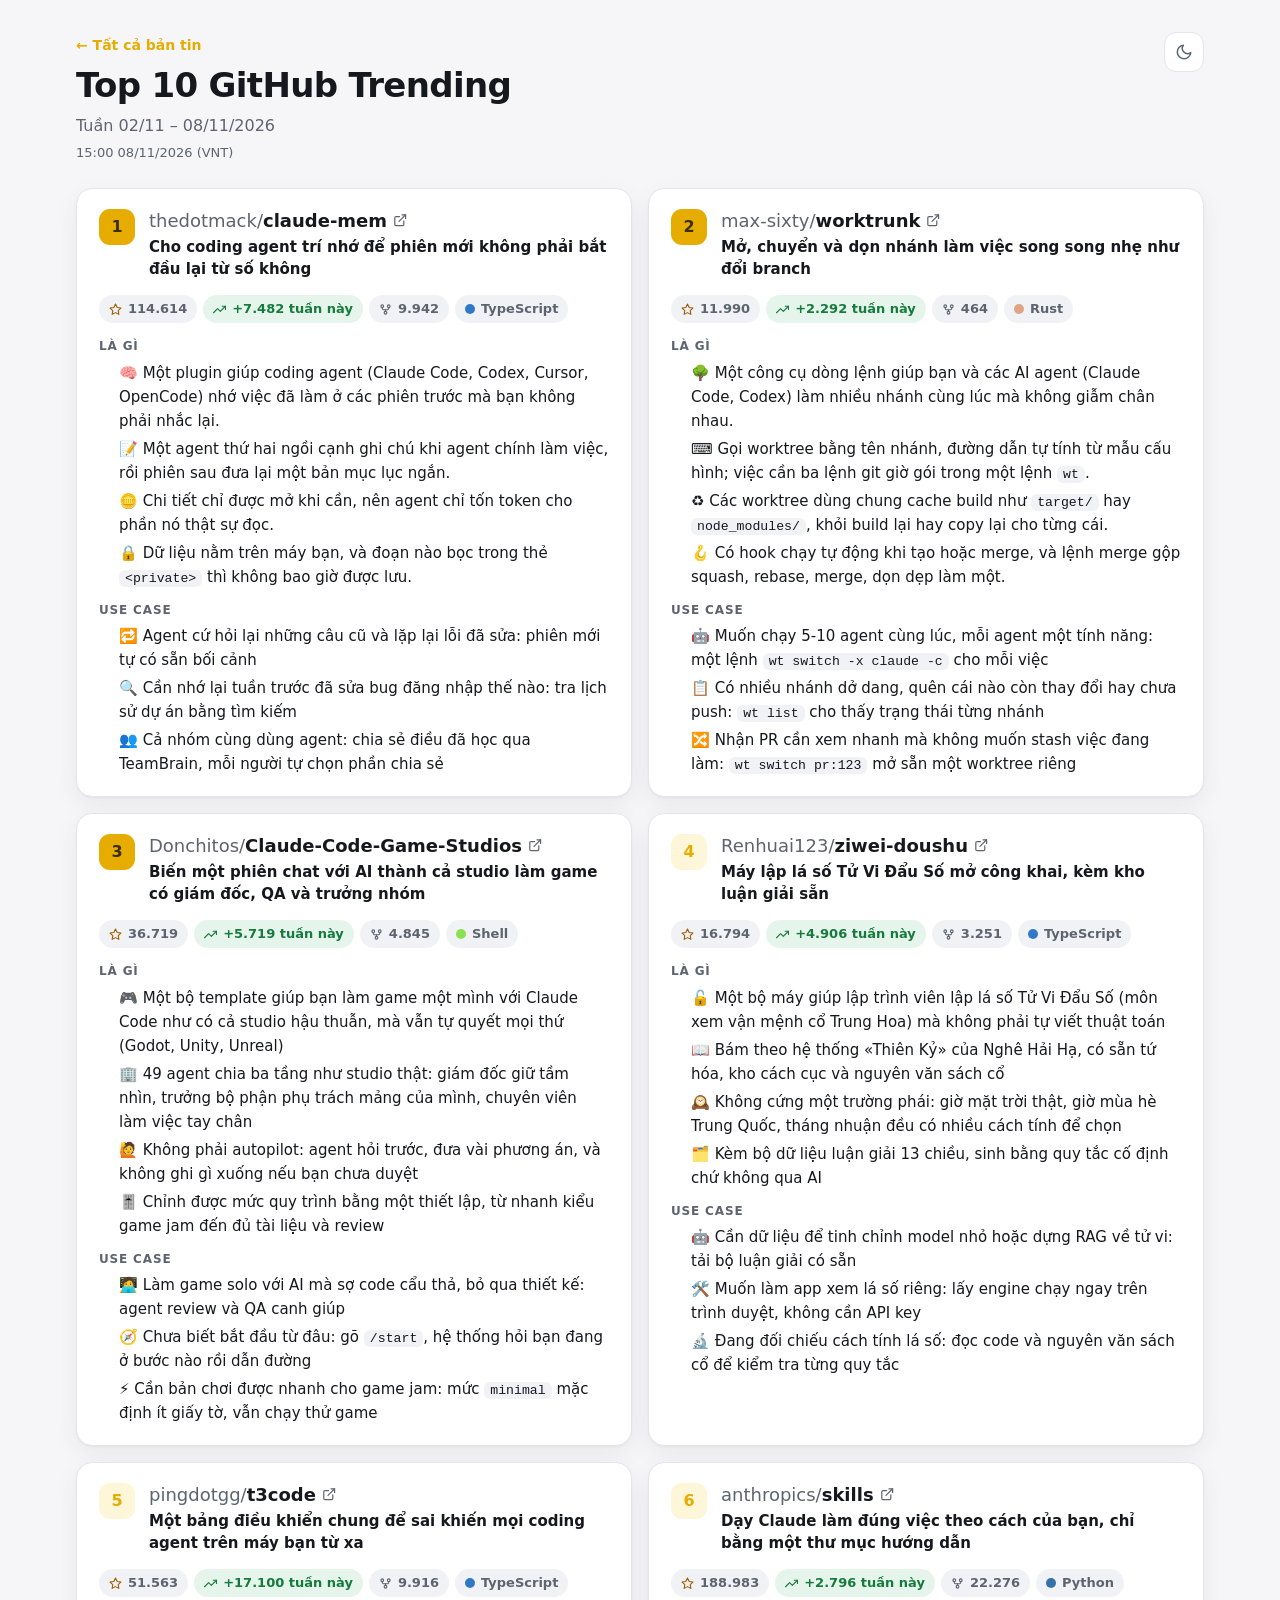
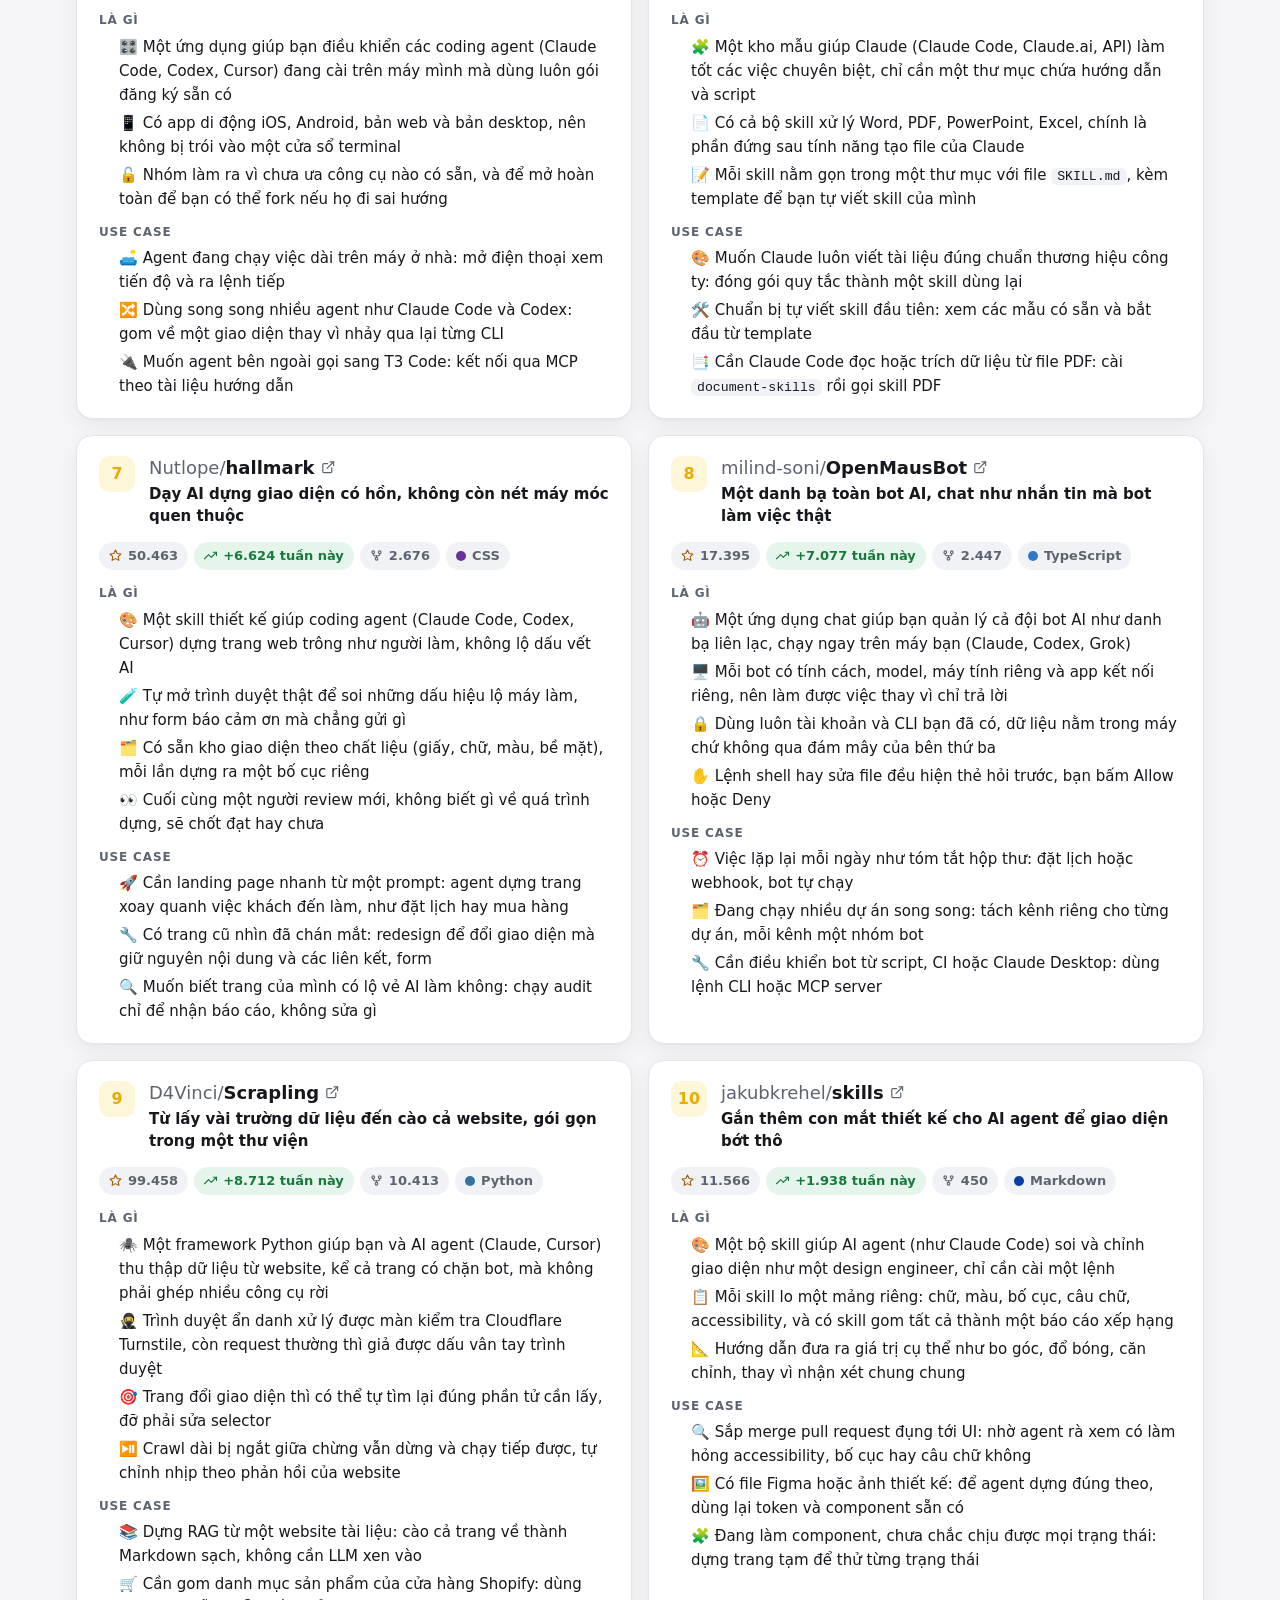
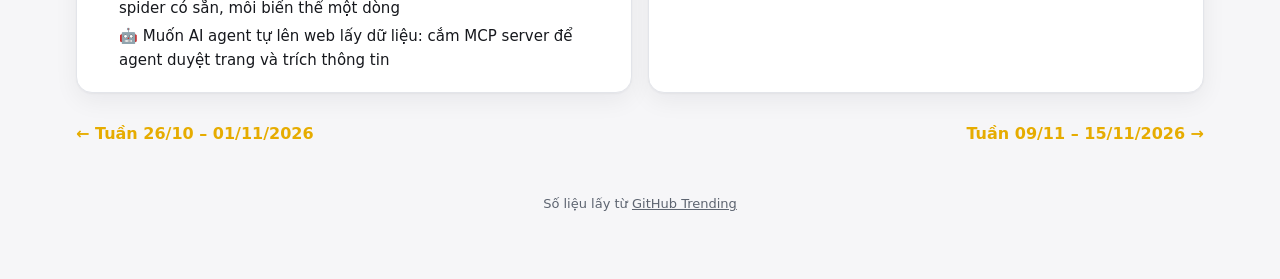
<file: site/2026-11-08/index.html>
<!DOCTYPE html>
<html lang="vi">
<head>
<meta charset="utf-8">
<meta name="viewport" content="width=device-width, initial-scale=1">
<title>Top 10 GitHub Trending · 02/11 – 08/11/2026 · Weekly Trending</title>
<meta name="description" content="🧠 claude-mem: plugin cho coding agent nhớ việc ở các phiên trước, chỉ mở chi tiết khi cần, dữ liệu nằm trên máy · 🌳 worktrunk: quản lý git worktree bằng một lệnh wt, chạy nhiều agent song song, dùng chung cache build · 🕷️ Scrapling: framework Python cào web, vượt Cloudflare Turnstile, tự tìm lại phần tử khi trang đổi">
<link rel="canonical" href="https://sontvwork.github.io/weekly-trending/2026-11-08/">
<meta property="og:type" content="article">
<meta property="og:site_name" content="Weekly Trending">
<meta property="og:title" content="Top 10 GitHub Trending · 02/11 – 08/11/2026">
<meta property="og:description" content="🧠 claude-mem: plugin cho coding agent nhớ việc ở các phiên trước, chỉ mở chi tiết khi cần, dữ liệu nằm trên máy · 🌳 worktrunk: quản lý git worktree bằng một lệnh wt, chạy nhiều agent song song, dùng chung cache build · 🕷️ Scrapling: framework Python cào web, vượt Cloudflare Turnstile, tự tìm lại phần tử khi trang đổi">
<meta property="og:url" content="https://sontvwork.github.io/weekly-trending/2026-11-08/">
<link rel="icon" href="../assets/favicon.svg" type="image/svg+xml">
<link rel="stylesheet" href="../assets/style.css">
<link rel="alternate" type="application/atom+xml" title="Weekly Trending" href="../feed.xml">
<script src="../assets/theme.js"></script>
</head>
<body class="week">
<div class="wrap">
  <header class="top">
    <div class="top-text">
      <a class="back" href="../">← Tất cả bản tin</a>
      <h1 class="title">Top 10 GitHub Trending</h1>
      <p class="tagline">Tuần 02/11 – 08/11/2026</p>
      <p class="fetched-at">15:00 08/11/2026 (VNT)</p>
    </div>
    <div class="toolbar">
      <button class="icon-btn" id="theme-toggle" type="button" title="Đổi giao diện sáng/tối" aria-label="Đổi giao diện sáng/tối"><svg class="i icon-moon" viewBox="0 0 24 24" aria-hidden="true"><path d="M21 12.79A9 9 0 1 1 11.21 3 7 7 0 0 0 21 12.79z"/></svg><svg class="i icon-sun" viewBox="0 0 24 24" aria-hidden="true"><circle cx="12" cy="12" r="4"/><path d="M12 2v2M12 20v2M4.93 4.93l1.41 1.41M17.66 17.66l1.41 1.41M2 12h2M20 12h2M4.93 19.07l1.41-1.41M17.66 6.34l1.41-1.41"/></svg></button>
    </div>
  </header>

  <div class="repo-grid"><article class="repo is-top" id="hang-1"><header class="repo-head"><span class="rank" title="Hạng 1 trên GitHub Trending tuần">1</span><div class="repo-title"><h2 class="repo-name"><a href="https://github.com/thedotmack/claude-mem" target="_blank" rel="noopener"><span class="owner">thedotmack/</span><span class="name">claude-mem</span><svg class="i" viewBox="0 0 24 24" aria-hidden="true"><path d="M18 13v6a2 2 0 0 1-2 2H5a2 2 0 0 1-2-2V8a2 2 0 0 1 2-2h6"/><polyline points="15 3 21 3 21 9"/><line x1="10" y1="14" x2="21" y2="3"/></svg></a></h2><p class="repo-tagline">Cho coding agent trí nhớ để phiên mới không phải bắt đầu lại từ số không</p></div></header><ul class="repo-stats"><li class="stat-star" title="Tổng số sao trên GitHub"><svg class="i" viewBox="0 0 24 24" aria-hidden="true"><polygon points="12 2 15.09 8.26 22 9.27 17 14.14 18.18 21.02 12 17.77 5.82 21.02 7 14.14 2 9.27 8.91 8.26 12 2"/></svg>114.614</li><li class="stat-up" title="Số sao tăng trong tuần (GitHub Trending)"><svg class="i" viewBox="0 0 24 24" aria-hidden="true"><polyline points="23 6 13.5 15.5 8.5 10.5 1 18"/><polyline points="17 6 23 6 23 12"/></svg>+7.482 tuần này</li><li title="Số fork"><svg class="i" viewBox="0 0 24 24" aria-hidden="true"><circle cx="6" cy="6" r="2.5"/><circle cx="18" cy="6" r="2.5"/><circle cx="12" cy="18" r="2.5"/><path d="M6 8.5v1a3 3 0 0 0 3 3h6a3 3 0 0 0 3-3v-1"/><line x1="12" y1="12.5" x2="12" y2="15.5"/></svg>9.942</li><li class="stat-lang" title="Ngôn ngữ chính"><i class="dot" style="--lang: #3178c6"></i>TypeScript</li></ul><div class="repo-body"><section><h3>Là gì</h3><ul class="uses"><li>🧠 Một plugin giúp coding agent (Claude Code, Codex, Cursor, OpenCode) nhớ việc đã làm ở các phiên trước mà bạn không phải nhắc lại.</li><li>📝 Một agent thứ hai ngồi cạnh ghi chú khi agent chính làm việc, rồi phiên sau đưa lại một bản mục lục ngắn.</li><li>🪙 Chi tiết chỉ được mở khi cần, nên agent chỉ tốn token cho phần nó thật sự đọc.</li><li>🔒 Dữ liệu nằm trên máy bạn, và đoạn nào bọc trong thẻ <code>&lt;private&gt;</code> thì không bao giờ được lưu.</li></ul></section><section><h3>Use case</h3><ul class="uses"><li>🔁 Agent cứ hỏi lại những câu cũ và lặp lại lỗi đã sửa: phiên mới tự có sẵn bối cảnh</li><li>🔍 Cần nhớ lại tuần trước đã sửa bug đăng nhập thế nào: tra lịch sử dự án bằng tìm kiếm</li><li>👥 Cả nhóm cùng dùng agent: chia sẻ điều đã học qua TeamBrain, mỗi người tự chọn phần chia sẻ</li></ul></section></div></article><article class="repo is-top" id="hang-2"><header class="repo-head"><span class="rank" title="Hạng 2 trên GitHub Trending tuần">2</span><div class="repo-title"><h2 class="repo-name"><a href="https://github.com/max-sixty/worktrunk" target="_blank" rel="noopener"><span class="owner">max-sixty/</span><span class="name">worktrunk</span><svg class="i" viewBox="0 0 24 24" aria-hidden="true"><path d="M18 13v6a2 2 0 0 1-2 2H5a2 2 0 0 1-2-2V8a2 2 0 0 1 2-2h6"/><polyline points="15 3 21 3 21 9"/><line x1="10" y1="14" x2="21" y2="3"/></svg></a></h2><p class="repo-tagline">Mở, chuyển và dọn nhánh làm việc song song nhẹ như đổi branch</p></div></header><ul class="repo-stats"><li class="stat-star" title="Tổng số sao trên GitHub"><svg class="i" viewBox="0 0 24 24" aria-hidden="true"><polygon points="12 2 15.09 8.26 22 9.27 17 14.14 18.18 21.02 12 17.77 5.82 21.02 7 14.14 2 9.27 8.91 8.26 12 2"/></svg>11.990</li><li class="stat-up" title="Số sao tăng trong tuần (GitHub Trending)"><svg class="i" viewBox="0 0 24 24" aria-hidden="true"><polyline points="23 6 13.5 15.5 8.5 10.5 1 18"/><polyline points="17 6 23 6 23 12"/></svg>+2.292 tuần này</li><li title="Số fork"><svg class="i" viewBox="0 0 24 24" aria-hidden="true"><circle cx="6" cy="6" r="2.5"/><circle cx="18" cy="6" r="2.5"/><circle cx="12" cy="18" r="2.5"/><path d="M6 8.5v1a3 3 0 0 0 3 3h6a3 3 0 0 0 3-3v-1"/><line x1="12" y1="12.5" x2="12" y2="15.5"/></svg>464</li><li class="stat-lang" title="Ngôn ngữ chính"><i class="dot" style="--lang: #dea584"></i>Rust</li></ul><div class="repo-body"><section><h3>Là gì</h3><ul class="uses"><li>🌳 Một công cụ dòng lệnh giúp bạn và các AI agent (Claude Code, Codex) làm nhiều nhánh cùng lúc mà không giẫm chân nhau.</li><li>⌨️ Gọi worktree bằng tên nhánh, đường dẫn tự tính từ mẫu cấu hình; việc cần ba lệnh git giờ gói trong một lệnh <code>wt</code>.</li><li>♻️ Các worktree dùng chung cache build như <code>target/</code> hay <code>node_modules/</code>, khỏi build lại hay copy lại cho từng cái.</li><li>🪝 Có hook chạy tự động khi tạo hoặc merge, và lệnh merge gộp squash, rebase, merge, dọn dẹp làm một.</li></ul></section><section><h3>Use case</h3><ul class="uses"><li>🤖 Muốn chạy 5-10 agent cùng lúc, mỗi agent một tính năng: một lệnh <code>wt switch -x claude -c</code> cho mỗi việc</li><li>📋 Có nhiều nhánh dở dang, quên cái nào còn thay đổi hay chưa push: <code>wt list</code> cho thấy trạng thái từng nhánh</li><li>🔀 Nhận PR cần xem nhanh mà không muốn stash việc đang làm: <code>wt switch pr:123</code> mở sẵn một worktree riêng</li></ul></section></div></article><article class="repo is-top" id="hang-3"><header class="repo-head"><span class="rank" title="Hạng 3 trên GitHub Trending tuần">3</span><div class="repo-title"><h2 class="repo-name"><a href="https://github.com/Donchitos/Claude-Code-Game-Studios" target="_blank" rel="noopener"><span class="owner">Donchitos/</span><span class="name">Claude-Code-Game-Studios</span><svg class="i" viewBox="0 0 24 24" aria-hidden="true"><path d="M18 13v6a2 2 0 0 1-2 2H5a2 2 0 0 1-2-2V8a2 2 0 0 1 2-2h6"/><polyline points="15 3 21 3 21 9"/><line x1="10" y1="14" x2="21" y2="3"/></svg></a></h2><p class="repo-tagline">Biến một phiên chat với AI thành cả studio làm game có giám đốc, QA và trưởng nhóm</p></div></header><ul class="repo-stats"><li class="stat-star" title="Tổng số sao trên GitHub"><svg class="i" viewBox="0 0 24 24" aria-hidden="true"><polygon points="12 2 15.09 8.26 22 9.27 17 14.14 18.18 21.02 12 17.77 5.82 21.02 7 14.14 2 9.27 8.91 8.26 12 2"/></svg>36.719</li><li class="stat-up" title="Số sao tăng trong tuần (GitHub Trending)"><svg class="i" viewBox="0 0 24 24" aria-hidden="true"><polyline points="23 6 13.5 15.5 8.5 10.5 1 18"/><polyline points="17 6 23 6 23 12"/></svg>+5.719 tuần này</li><li title="Số fork"><svg class="i" viewBox="0 0 24 24" aria-hidden="true"><circle cx="6" cy="6" r="2.5"/><circle cx="18" cy="6" r="2.5"/><circle cx="12" cy="18" r="2.5"/><path d="M6 8.5v1a3 3 0 0 0 3 3h6a3 3 0 0 0 3-3v-1"/><line x1="12" y1="12.5" x2="12" y2="15.5"/></svg>4.845</li><li class="stat-lang" title="Ngôn ngữ chính"><i class="dot" style="--lang: #89e051"></i>Shell</li></ul><div class="repo-body"><section><h3>Là gì</h3><ul class="uses"><li>🎮 Một bộ template giúp bạn làm game một mình với Claude Code như có cả studio hậu thuẫn, mà vẫn tự quyết mọi thứ (Godot, Unity, Unreal)</li><li>🏢 49 agent chia ba tầng như studio thật: giám đốc giữ tầm nhìn, trưởng bộ phận phụ trách mảng của mình, chuyên viên làm việc tay chân</li><li>🙋 Không phải autopilot: agent hỏi trước, đưa vài phương án, và không ghi gì xuống nếu bạn chưa duyệt</li><li>🎚️ Chỉnh được mức quy trình bằng một thiết lập, từ nhanh kiểu game jam đến đủ tài liệu và review</li></ul></section><section><h3>Use case</h3><ul class="uses"><li>🧑‍💻 Làm game solo với AI mà sợ code cẩu thả, bỏ qua thiết kế: agent review và QA canh giúp</li><li>🧭 Chưa biết bắt đầu từ đâu: gõ <code>/start</code>, hệ thống hỏi bạn đang ở bước nào rồi dẫn đường</li><li>⚡ Cần bản chơi được nhanh cho game jam: mức <code>minimal</code> mặc định ít giấy tờ, vẫn chạy thử game</li></ul></section></div></article><article class="repo" id="hang-4"><header class="repo-head"><span class="rank" title="Hạng 4 trên GitHub Trending tuần">4</span><div class="repo-title"><h2 class="repo-name"><a href="https://github.com/Renhuai123/ziwei-doushu" target="_blank" rel="noopener"><span class="owner">Renhuai123/</span><span class="name">ziwei-doushu</span><svg class="i" viewBox="0 0 24 24" aria-hidden="true"><path d="M18 13v6a2 2 0 0 1-2 2H5a2 2 0 0 1-2-2V8a2 2 0 0 1 2-2h6"/><polyline points="15 3 21 3 21 9"/><line x1="10" y1="14" x2="21" y2="3"/></svg></a></h2><p class="repo-tagline">Máy lập lá số Tử Vi Đẩu Số mở công khai, kèm kho luận giải sẵn</p></div></header><ul class="repo-stats"><li class="stat-star" title="Tổng số sao trên GitHub"><svg class="i" viewBox="0 0 24 24" aria-hidden="true"><polygon points="12 2 15.09 8.26 22 9.27 17 14.14 18.18 21.02 12 17.77 5.82 21.02 7 14.14 2 9.27 8.91 8.26 12 2"/></svg>16.794</li><li class="stat-up" title="Số sao tăng trong tuần (GitHub Trending)"><svg class="i" viewBox="0 0 24 24" aria-hidden="true"><polyline points="23 6 13.5 15.5 8.5 10.5 1 18"/><polyline points="17 6 23 6 23 12"/></svg>+4.906 tuần này</li><li title="Số fork"><svg class="i" viewBox="0 0 24 24" aria-hidden="true"><circle cx="6" cy="6" r="2.5"/><circle cx="18" cy="6" r="2.5"/><circle cx="12" cy="18" r="2.5"/><path d="M6 8.5v1a3 3 0 0 0 3 3h6a3 3 0 0 0 3-3v-1"/><line x1="12" y1="12.5" x2="12" y2="15.5"/></svg>3.251</li><li class="stat-lang" title="Ngôn ngữ chính"><i class="dot" style="--lang: #3178c6"></i>TypeScript</li></ul><div class="repo-body"><section><h3>Là gì</h3><ul class="uses"><li>🔓 Một bộ máy giúp lập trình viên lập lá số Tử Vi Đẩu Số (môn xem vận mệnh cổ Trung Hoa) mà không phải tự viết thuật toán</li><li>📖 Bám theo hệ thống «Thiên Kỷ» của Nghê Hải Hạ, có sẵn tứ hóa, kho cách cục và nguyên văn sách cổ</li><li>🕰️ Không cứng một trường phái: giờ mặt trời thật, giờ mùa hè Trung Quốc, tháng nhuận đều có nhiều cách tính để chọn</li><li>🗂️ Kèm bộ dữ liệu luận giải 13 chiều, sinh bằng quy tắc cố định chứ không qua AI</li></ul></section><section><h3>Use case</h3><ul class="uses"><li>🤖 Cần dữ liệu để tinh chỉnh model nhỏ hoặc dựng RAG về tử vi: tải bộ luận giải có sẵn</li><li>🛠️ Muốn làm app xem lá số riêng: lấy engine chạy ngay trên trình duyệt, không cần API key</li><li>🔬 Đang đối chiếu cách tính lá số: đọc code và nguyên văn sách cổ để kiểm tra từng quy tắc</li></ul></section></div></article><article class="repo" id="hang-5"><header class="repo-head"><span class="rank" title="Hạng 5 trên GitHub Trending tuần">5</span><div class="repo-title"><h2 class="repo-name"><a href="https://github.com/pingdotgg/t3code" target="_blank" rel="noopener"><span class="owner">pingdotgg/</span><span class="name">t3code</span><svg class="i" viewBox="0 0 24 24" aria-hidden="true"><path d="M18 13v6a2 2 0 0 1-2 2H5a2 2 0 0 1-2-2V8a2 2 0 0 1 2-2h6"/><polyline points="15 3 21 3 21 9"/><line x1="10" y1="14" x2="21" y2="3"/></svg></a></h2><p class="repo-tagline">Một bảng điều khiển chung để sai khiến mọi coding agent trên máy bạn từ xa</p></div></header><ul class="repo-stats"><li class="stat-star" title="Tổng số sao trên GitHub"><svg class="i" viewBox="0 0 24 24" aria-hidden="true"><polygon points="12 2 15.09 8.26 22 9.27 17 14.14 18.18 21.02 12 17.77 5.82 21.02 7 14.14 2 9.27 8.91 8.26 12 2"/></svg>51.563</li><li class="stat-up" title="Số sao tăng trong tuần (GitHub Trending)"><svg class="i" viewBox="0 0 24 24" aria-hidden="true"><polyline points="23 6 13.5 15.5 8.5 10.5 1 18"/><polyline points="17 6 23 6 23 12"/></svg>+17.100 tuần này</li><li title="Số fork"><svg class="i" viewBox="0 0 24 24" aria-hidden="true"><circle cx="6" cy="6" r="2.5"/><circle cx="18" cy="6" r="2.5"/><circle cx="12" cy="18" r="2.5"/><path d="M6 8.5v1a3 3 0 0 0 3 3h6a3 3 0 0 0 3-3v-1"/><line x1="12" y1="12.5" x2="12" y2="15.5"/></svg>9.916</li><li class="stat-lang" title="Ngôn ngữ chính"><i class="dot" style="--lang: #3178c6"></i>TypeScript</li></ul><div class="repo-body"><section><h3>Là gì</h3><ul class="uses"><li>🎛️ Một ứng dụng giúp bạn điều khiển các coding agent (Claude Code, Codex, Cursor) đang cài trên máy mình mà dùng luôn gói đăng ký sẵn có</li><li>📱 Có app di động iOS, Android, bản web và bản desktop, nên không bị trói vào một cửa sổ terminal</li><li>🔓 Nhóm làm ra vì chưa ưa công cụ nào có sẵn, và để mở hoàn toàn để bạn có thể fork nếu họ đi sai hướng</li></ul></section><section><h3>Use case</h3><ul class="uses"><li>🛋️ Agent đang chạy việc dài trên máy ở nhà: mở điện thoại xem tiến độ và ra lệnh tiếp</li><li>🔀 Dùng song song nhiều agent như Claude Code và Codex: gom về một giao diện thay vì nhảy qua lại từng CLI</li><li>🔌 Muốn agent bên ngoài gọi sang T3 Code: kết nối qua MCP theo tài liệu hướng dẫn</li></ul></section></div></article><article class="repo" id="hang-6"><header class="repo-head"><span class="rank" title="Hạng 6 trên GitHub Trending tuần">6</span><div class="repo-title"><h2 class="repo-name"><a href="https://github.com/anthropics/skills" target="_blank" rel="noopener"><span class="owner">anthropics/</span><span class="name">skills</span><svg class="i" viewBox="0 0 24 24" aria-hidden="true"><path d="M18 13v6a2 2 0 0 1-2 2H5a2 2 0 0 1-2-2V8a2 2 0 0 1 2-2h6"/><polyline points="15 3 21 3 21 9"/><line x1="10" y1="14" x2="21" y2="3"/></svg></a></h2><p class="repo-tagline">Dạy Claude làm đúng việc theo cách của bạn, chỉ bằng một thư mục hướng dẫn</p></div></header><ul class="repo-stats"><li class="stat-star" title="Tổng số sao trên GitHub"><svg class="i" viewBox="0 0 24 24" aria-hidden="true"><polygon points="12 2 15.09 8.26 22 9.27 17 14.14 18.18 21.02 12 17.77 5.82 21.02 7 14.14 2 9.27 8.91 8.26 12 2"/></svg>188.983</li><li class="stat-up" title="Số sao tăng trong tuần (GitHub Trending)"><svg class="i" viewBox="0 0 24 24" aria-hidden="true"><polyline points="23 6 13.5 15.5 8.5 10.5 1 18"/><polyline points="17 6 23 6 23 12"/></svg>+2.796 tuần này</li><li title="Số fork"><svg class="i" viewBox="0 0 24 24" aria-hidden="true"><circle cx="6" cy="6" r="2.5"/><circle cx="18" cy="6" r="2.5"/><circle cx="12" cy="18" r="2.5"/><path d="M6 8.5v1a3 3 0 0 0 3 3h6a3 3 0 0 0 3-3v-1"/><line x1="12" y1="12.5" x2="12" y2="15.5"/></svg>22.276</li><li class="stat-lang" title="Ngôn ngữ chính"><i class="dot" style="--lang: #3572A5"></i>Python</li></ul><div class="repo-body"><section><h3>Là gì</h3><ul class="uses"><li>🧩 Một kho mẫu giúp Claude (Claude Code, Claude.ai, API) làm tốt các việc chuyên biệt, chỉ cần một thư mục chứa hướng dẫn và script</li><li>📄 Có cả bộ skill xử lý Word, PDF, PowerPoint, Excel, chính là phần đứng sau tính năng tạo file của Claude</li><li>📝 Mỗi skill nằm gọn trong một thư mục với file <code>SKILL.md</code>, kèm template để bạn tự viết skill của mình</li></ul></section><section><h3>Use case</h3><ul class="uses"><li>🎨 Muốn Claude luôn viết tài liệu đúng chuẩn thương hiệu công ty: đóng gói quy tắc thành một skill dùng lại</li><li>🛠️ Chuẩn bị tự viết skill đầu tiên: xem các mẫu có sẵn và bắt đầu từ template</li><li>📑 Cần Claude Code đọc hoặc trích dữ liệu từ file PDF: cài <code>document-skills</code> rồi gọi skill PDF</li></ul></section></div></article><article class="repo" id="hang-7"><header class="repo-head"><span class="rank" title="Hạng 7 trên GitHub Trending tuần">7</span><div class="repo-title"><h2 class="repo-name"><a href="https://github.com/Nutlope/hallmark" target="_blank" rel="noopener"><span class="owner">Nutlope/</span><span class="name">hallmark</span><svg class="i" viewBox="0 0 24 24" aria-hidden="true"><path d="M18 13v6a2 2 0 0 1-2 2H5a2 2 0 0 1-2-2V8a2 2 0 0 1 2-2h6"/><polyline points="15 3 21 3 21 9"/><line x1="10" y1="14" x2="21" y2="3"/></svg></a></h2><p class="repo-tagline">Dạy AI dựng giao diện có hồn, không còn nét máy móc quen thuộc</p></div></header><ul class="repo-stats"><li class="stat-star" title="Tổng số sao trên GitHub"><svg class="i" viewBox="0 0 24 24" aria-hidden="true"><polygon points="12 2 15.09 8.26 22 9.27 17 14.14 18.18 21.02 12 17.77 5.82 21.02 7 14.14 2 9.27 8.91 8.26 12 2"/></svg>50.463</li><li class="stat-up" title="Số sao tăng trong tuần (GitHub Trending)"><svg class="i" viewBox="0 0 24 24" aria-hidden="true"><polyline points="23 6 13.5 15.5 8.5 10.5 1 18"/><polyline points="17 6 23 6 23 12"/></svg>+6.624 tuần này</li><li title="Số fork"><svg class="i" viewBox="0 0 24 24" aria-hidden="true"><circle cx="6" cy="6" r="2.5"/><circle cx="18" cy="6" r="2.5"/><circle cx="12" cy="18" r="2.5"/><path d="M6 8.5v1a3 3 0 0 0 3 3h6a3 3 0 0 0 3-3v-1"/><line x1="12" y1="12.5" x2="12" y2="15.5"/></svg>2.676</li><li class="stat-lang" title="Ngôn ngữ chính"><i class="dot" style="--lang: #663399"></i>CSS</li></ul><div class="repo-body"><section><h3>Là gì</h3><ul class="uses"><li>🎨 Một skill thiết kế giúp coding agent (Claude Code, Codex, Cursor) dựng trang web trông như người làm, không lộ dấu vết AI</li><li>🧪 Tự mở trình duyệt thật để soi những dấu hiệu lộ máy làm, như form báo cảm ơn mà chẳng gửi gì</li><li>🗂️ Có sẵn kho giao diện theo chất liệu (giấy, chữ, màu, bề mặt), mỗi lần dựng ra một bố cục riêng</li><li>👀 Cuối cùng một người review mới, không biết gì về quá trình dựng, sẽ chốt đạt hay chưa</li></ul></section><section><h3>Use case</h3><ul class="uses"><li>🚀 Cần landing page nhanh từ một prompt: agent dựng trang xoay quanh việc khách đến làm, như đặt lịch hay mua hàng</li><li>🔧 Có trang cũ nhìn đã chán mắt: redesign để đổi giao diện mà giữ nguyên nội dung và các liên kết, form</li><li>🔍 Muốn biết trang của mình có lộ vẻ AI làm không: chạy audit chỉ để nhận báo cáo, không sửa gì</li></ul></section></div></article><article class="repo" id="hang-8"><header class="repo-head"><span class="rank" title="Hạng 8 trên GitHub Trending tuần">8</span><div class="repo-title"><h2 class="repo-name"><a href="https://github.com/milind-soni/OpenMausBot" target="_blank" rel="noopener"><span class="owner">milind-soni/</span><span class="name">OpenMausBot</span><svg class="i" viewBox="0 0 24 24" aria-hidden="true"><path d="M18 13v6a2 2 0 0 1-2 2H5a2 2 0 0 1-2-2V8a2 2 0 0 1 2-2h6"/><polyline points="15 3 21 3 21 9"/><line x1="10" y1="14" x2="21" y2="3"/></svg></a></h2><p class="repo-tagline">Một danh bạ toàn bot AI, chat như nhắn tin mà bot làm việc thật</p></div></header><ul class="repo-stats"><li class="stat-star" title="Tổng số sao trên GitHub"><svg class="i" viewBox="0 0 24 24" aria-hidden="true"><polygon points="12 2 15.09 8.26 22 9.27 17 14.14 18.18 21.02 12 17.77 5.82 21.02 7 14.14 2 9.27 8.91 8.26 12 2"/></svg>17.395</li><li class="stat-up" title="Số sao tăng trong tuần (GitHub Trending)"><svg class="i" viewBox="0 0 24 24" aria-hidden="true"><polyline points="23 6 13.5 15.5 8.5 10.5 1 18"/><polyline points="17 6 23 6 23 12"/></svg>+7.077 tuần này</li><li title="Số fork"><svg class="i" viewBox="0 0 24 24" aria-hidden="true"><circle cx="6" cy="6" r="2.5"/><circle cx="18" cy="6" r="2.5"/><circle cx="12" cy="18" r="2.5"/><path d="M6 8.5v1a3 3 0 0 0 3 3h6a3 3 0 0 0 3-3v-1"/><line x1="12" y1="12.5" x2="12" y2="15.5"/></svg>2.447</li><li class="stat-lang" title="Ngôn ngữ chính"><i class="dot" style="--lang: #3178c6"></i>TypeScript</li></ul><div class="repo-body"><section><h3>Là gì</h3><ul class="uses"><li>🤖 Một ứng dụng chat giúp bạn quản lý cả đội bot AI như danh bạ liên lạc, chạy ngay trên máy bạn (Claude, Codex, Grok)</li><li>🖥️ Mỗi bot có tính cách, model, máy tính riêng và app kết nối riêng, nên làm được việc thay vì chỉ trả lời</li><li>🔒 Dùng luôn tài khoản và CLI bạn đã có, dữ liệu nằm trong máy chứ không qua đám mây của bên thứ ba</li><li>✋ Lệnh shell hay sửa file đều hiện thẻ hỏi trước, bạn bấm Allow hoặc Deny</li></ul></section><section><h3>Use case</h3><ul class="uses"><li>⏰ Việc lặp lại mỗi ngày như tóm tắt hộp thư: đặt lịch hoặc webhook, bot tự chạy</li><li>🗂️ Đang chạy nhiều dự án song song: tách kênh riêng cho từng dự án, mỗi kênh một nhóm bot</li><li>🔧 Cần điều khiển bot từ script, CI hoặc Claude Desktop: dùng lệnh CLI hoặc MCP server</li></ul></section></div></article><article class="repo" id="hang-9"><header class="repo-head"><span class="rank" title="Hạng 9 trên GitHub Trending tuần">9</span><div class="repo-title"><h2 class="repo-name"><a href="https://github.com/D4Vinci/Scrapling" target="_blank" rel="noopener"><span class="owner">D4Vinci/</span><span class="name">Scrapling</span><svg class="i" viewBox="0 0 24 24" aria-hidden="true"><path d="M18 13v6a2 2 0 0 1-2 2H5a2 2 0 0 1-2-2V8a2 2 0 0 1 2-2h6"/><polyline points="15 3 21 3 21 9"/><line x1="10" y1="14" x2="21" y2="3"/></svg></a></h2><p class="repo-tagline">Từ lấy vài trường dữ liệu đến cào cả website, gói gọn trong một thư viện</p></div></header><ul class="repo-stats"><li class="stat-star" title="Tổng số sao trên GitHub"><svg class="i" viewBox="0 0 24 24" aria-hidden="true"><polygon points="12 2 15.09 8.26 22 9.27 17 14.14 18.18 21.02 12 17.77 5.82 21.02 7 14.14 2 9.27 8.91 8.26 12 2"/></svg>99.458</li><li class="stat-up" title="Số sao tăng trong tuần (GitHub Trending)"><svg class="i" viewBox="0 0 24 24" aria-hidden="true"><polyline points="23 6 13.5 15.5 8.5 10.5 1 18"/><polyline points="17 6 23 6 23 12"/></svg>+8.712 tuần này</li><li title="Số fork"><svg class="i" viewBox="0 0 24 24" aria-hidden="true"><circle cx="6" cy="6" r="2.5"/><circle cx="18" cy="6" r="2.5"/><circle cx="12" cy="18" r="2.5"/><path d="M6 8.5v1a3 3 0 0 0 3 3h6a3 3 0 0 0 3-3v-1"/><line x1="12" y1="12.5" x2="12" y2="15.5"/></svg>10.413</li><li class="stat-lang" title="Ngôn ngữ chính"><i class="dot" style="--lang: #3572A5"></i>Python</li></ul><div class="repo-body"><section><h3>Là gì</h3><ul class="uses"><li>🕷️ Một framework Python giúp bạn và AI agent (Claude, Cursor) thu thập dữ liệu từ website, kể cả trang có chặn bot, mà không phải ghép nhiều công cụ rời</li><li>🥷 Trình duyệt ẩn danh xử lý được màn kiểm tra Cloudflare Turnstile, còn request thường thì giả được dấu vân tay trình duyệt</li><li>🎯 Trang đổi giao diện thì có thể tự tìm lại đúng phần tử cần lấy, đỡ phải sửa selector</li><li>⏯️ Crawl dài bị ngắt giữa chừng vẫn dừng và chạy tiếp được, tự chỉnh nhịp theo phản hồi của website</li></ul></section><section><h3>Use case</h3><ul class="uses"><li>📚 Dựng RAG từ một website tài liệu: cào cả trang về thành Markdown sạch, không cần LLM xen vào</li><li>🛒 Cần gom danh mục sản phẩm của cửa hàng Shopify: dùng spider có sẵn, mỗi biến thể một dòng</li><li>🤖 Muốn AI agent tự lên web lấy dữ liệu: cắm MCP server để agent duyệt trang và trích thông tin</li></ul></section></div></article><article class="repo" id="hang-10"><header class="repo-head"><span class="rank" title="Hạng 10 trên GitHub Trending tuần">10</span><div class="repo-title"><h2 class="repo-name"><a href="https://github.com/jakubkrehel/skills" target="_blank" rel="noopener"><span class="owner">jakubkrehel/</span><span class="name">skills</span><svg class="i" viewBox="0 0 24 24" aria-hidden="true"><path d="M18 13v6a2 2 0 0 1-2 2H5a2 2 0 0 1-2-2V8a2 2 0 0 1 2-2h6"/><polyline points="15 3 21 3 21 9"/><line x1="10" y1="14" x2="21" y2="3"/></svg></a></h2><p class="repo-tagline">Gắn thêm con mắt thiết kế cho AI agent để giao diện bớt thô</p></div></header><ul class="repo-stats"><li class="stat-star" title="Tổng số sao trên GitHub"><svg class="i" viewBox="0 0 24 24" aria-hidden="true"><polygon points="12 2 15.09 8.26 22 9.27 17 14.14 18.18 21.02 12 17.77 5.82 21.02 7 14.14 2 9.27 8.91 8.26 12 2"/></svg>11.566</li><li class="stat-up" title="Số sao tăng trong tuần (GitHub Trending)"><svg class="i" viewBox="0 0 24 24" aria-hidden="true"><polyline points="23 6 13.5 15.5 8.5 10.5 1 18"/><polyline points="17 6 23 6 23 12"/></svg>+1.938 tuần này</li><li title="Số fork"><svg class="i" viewBox="0 0 24 24" aria-hidden="true"><circle cx="6" cy="6" r="2.5"/><circle cx="18" cy="6" r="2.5"/><circle cx="12" cy="18" r="2.5"/><path d="M6 8.5v1a3 3 0 0 0 3 3h6a3 3 0 0 0 3-3v-1"/><line x1="12" y1="12.5" x2="12" y2="15.5"/></svg>450</li><li class="stat-lang" title="Ngôn ngữ chính"><i class="dot" style="--lang: #083fa1"></i>Markdown</li></ul><div class="repo-body"><section><h3>Là gì</h3><ul class="uses"><li>🎨 Một bộ skill giúp AI agent (như Claude Code) soi và chỉnh giao diện như một design engineer, chỉ cần cài một lệnh</li><li>📋 Mỗi skill lo một mảng riêng: chữ, màu, bố cục, câu chữ, accessibility, và có skill gom tất cả thành một báo cáo xếp hạng</li><li>📐 Hướng dẫn đưa ra giá trị cụ thể như bo góc, đổ bóng, căn chỉnh, thay vì nhận xét chung chung</li></ul></section><section><h3>Use case</h3><ul class="uses"><li>🔍 Sắp merge pull request đụng tới UI: nhờ agent rà xem có làm hỏng accessibility, bố cục hay câu chữ không</li><li>🖼️ Có file Figma hoặc ảnh thiết kế: để agent dựng đúng theo, dùng lại token và component sẵn có</li><li>🧩 Đang làm component, chưa chắc chịu được mọi trạng thái: dựng trang tạm để thử từng trạng thái</li></ul></section></div></article></div>

  <nav class="pager" aria-label="Các tuần khác"><a class="prev" href="../2026-11-01/">← Tuần 26/10 – 01/11/2026</a> <a class="next" href="../2026-11-15/">Tuần 09/11 – 15/11/2026 →</a></nav>

  <footer>Số liệu lấy từ <a href="https://github.com/trending?since=weekly" target="_blank" rel="noopener">GitHub Trending</a></footer>
</div>
</body>
</html>
</file>
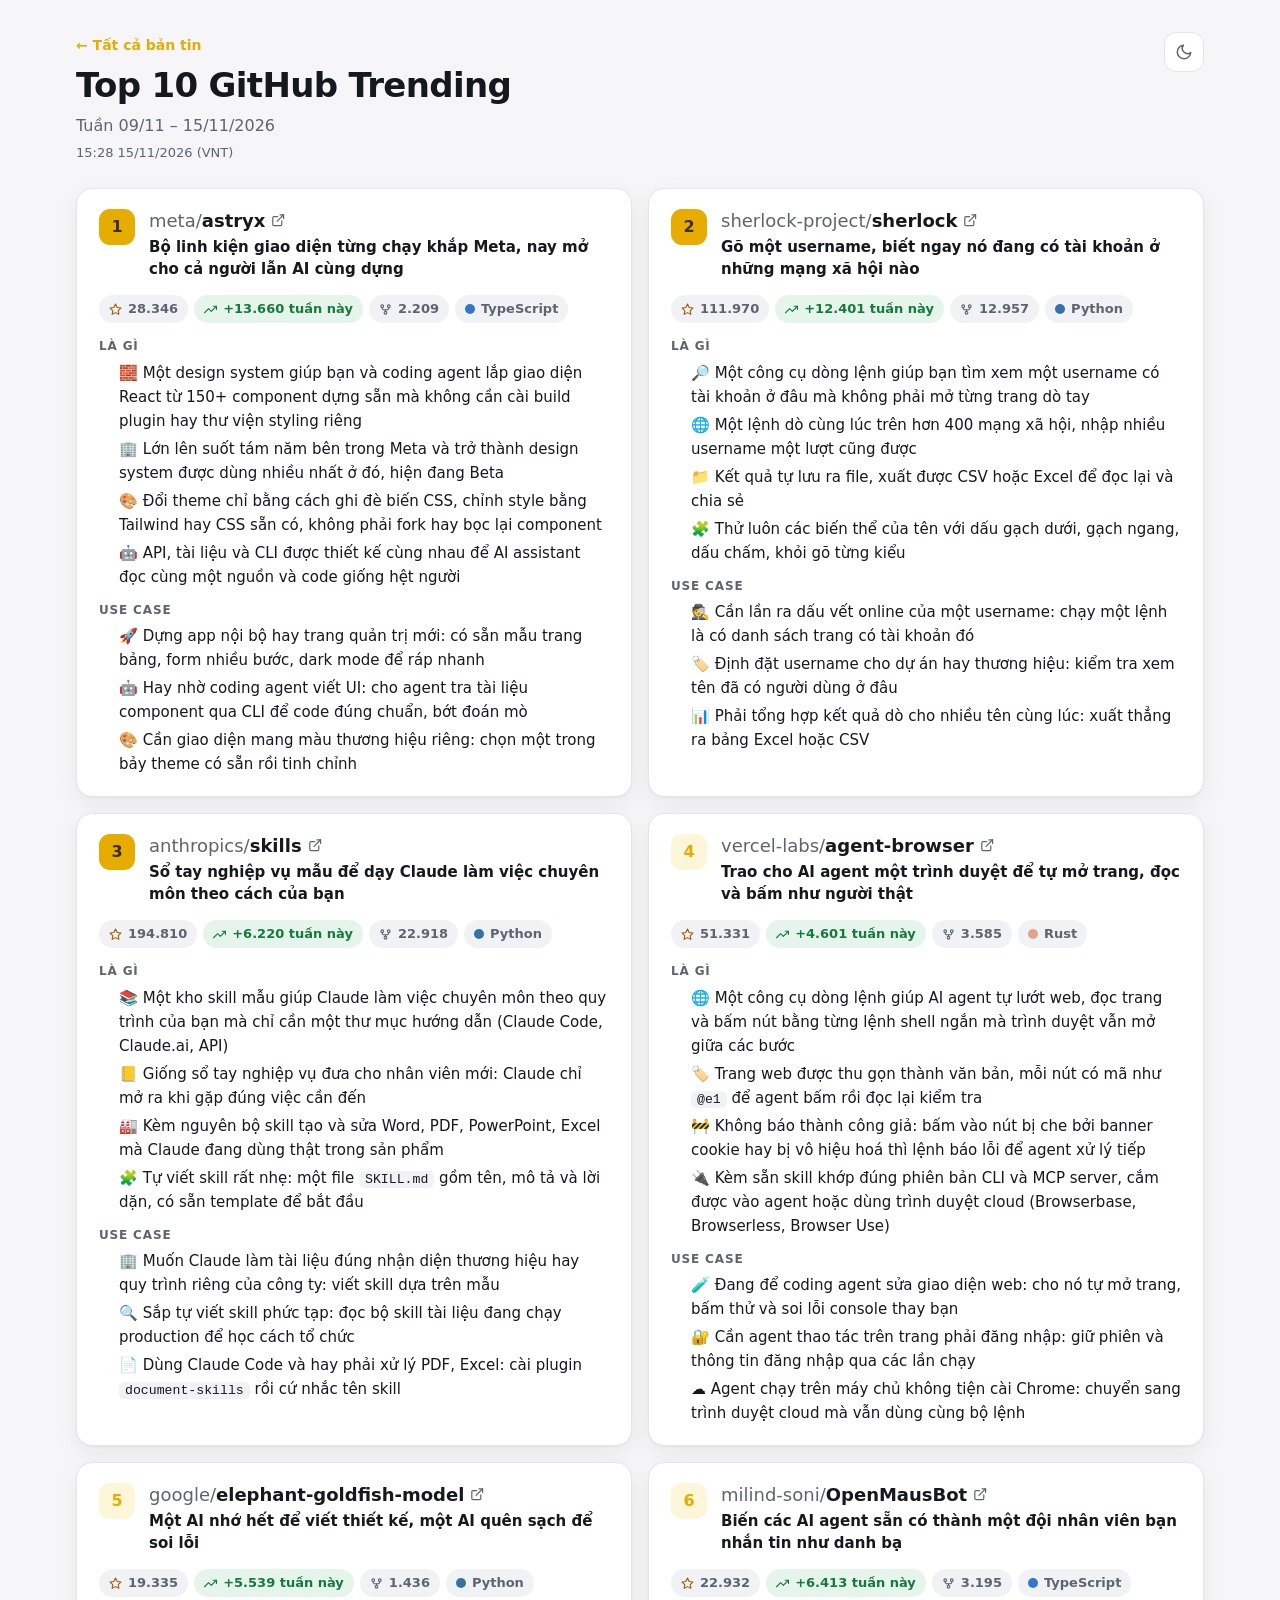
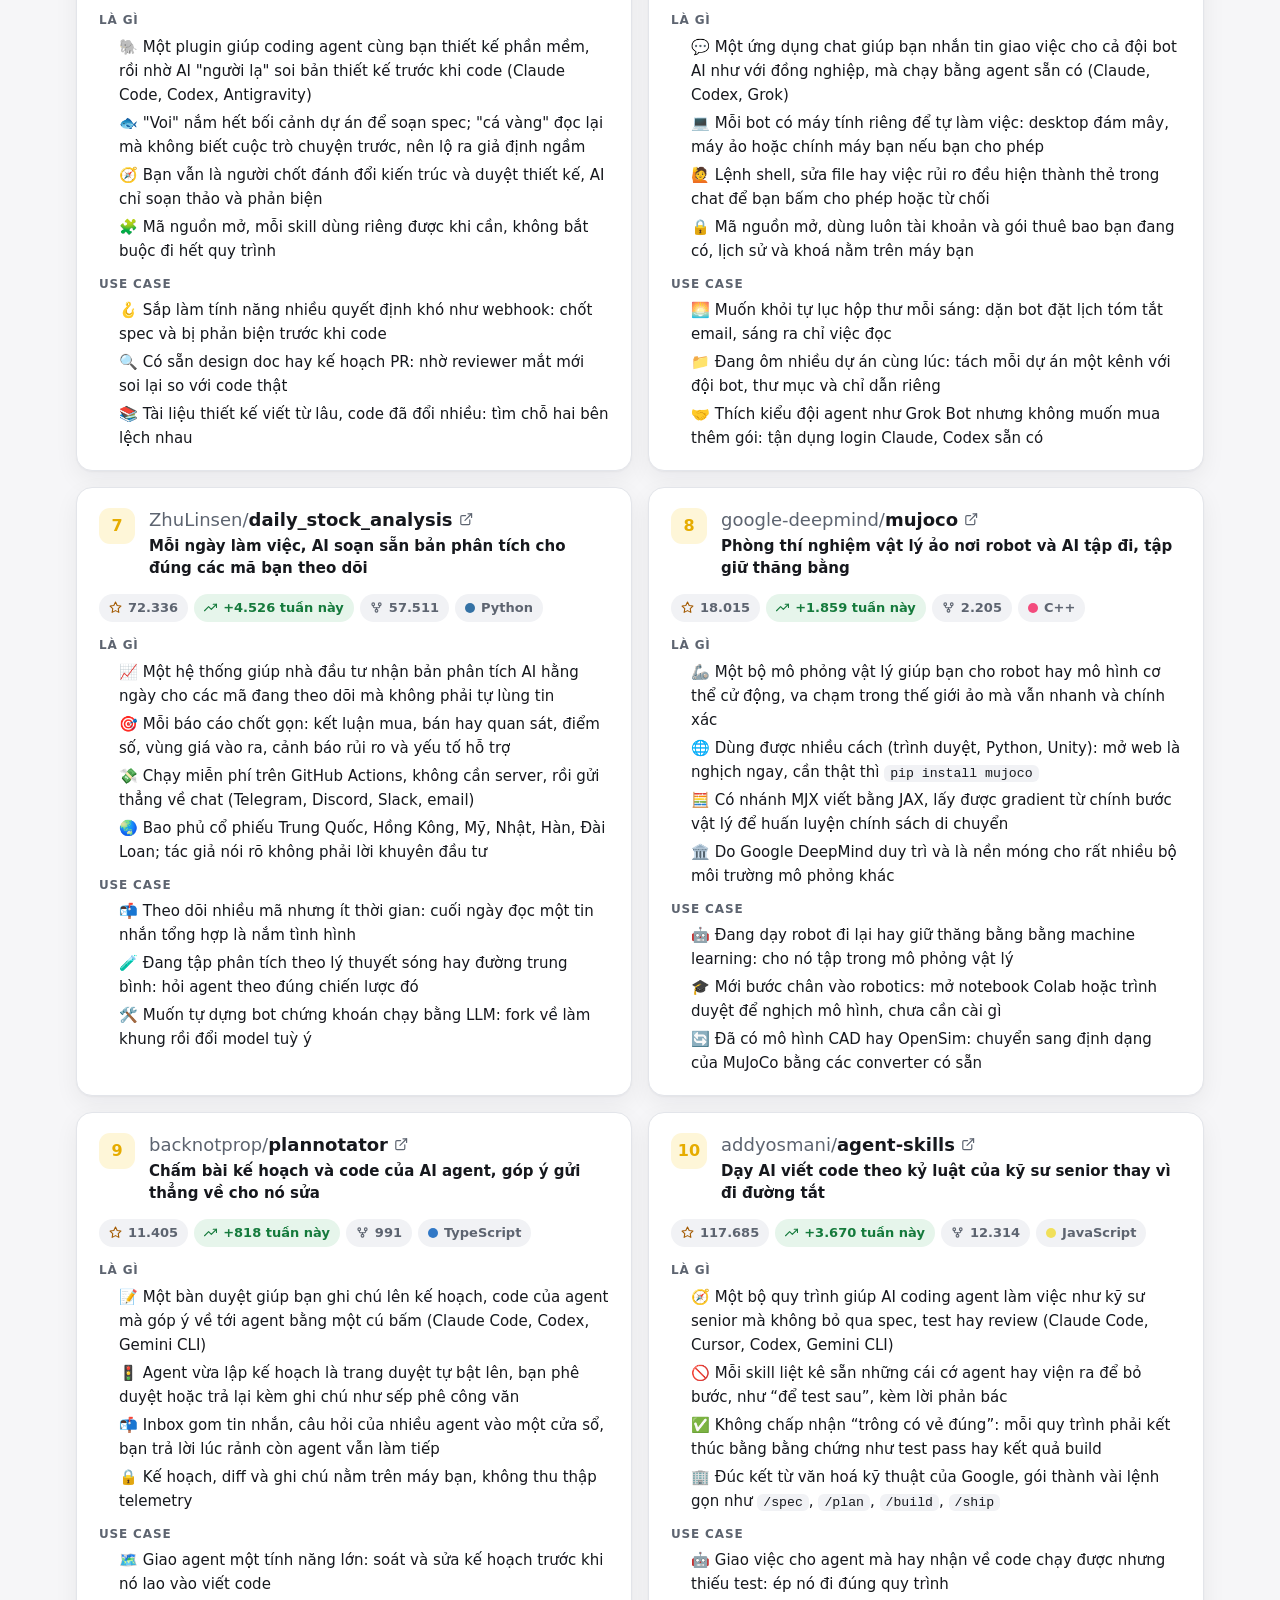
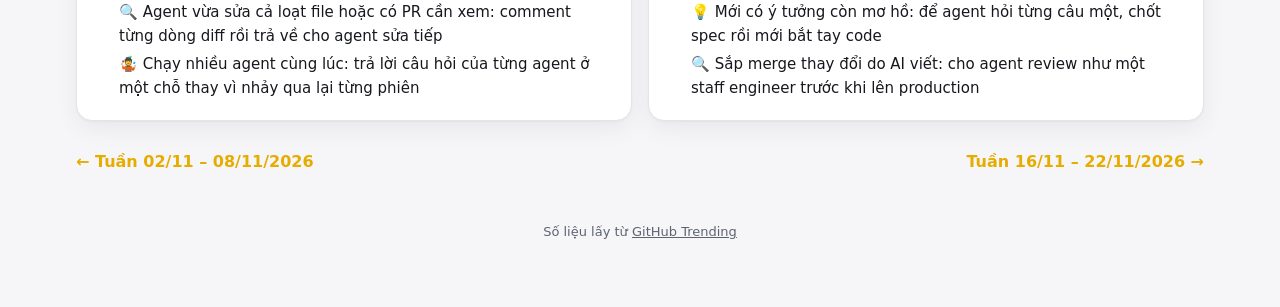
<file: site/2026-11-15/index.html>
<!DOCTYPE html>
<html lang="vi">
<head>
<meta charset="utf-8">
<meta name="viewport" content="width=device-width, initial-scale=1">
<title>Top 10 GitHub Trending · 09/11 – 15/11/2026 · Weekly Trending</title>
<meta name="description" content="🧱 astryx: design system React của Meta, 150+ component, đổi theme bằng biến CSS, coding agent cũng dùng chuẩn được · 🔎 sherlock: gõ một username, dò tài khoản trên hơn 400 mạng xã hội, xuất kết quả ra CSV hoặc Excel · 🐘 elephant-goldfish-model: một AI nắm bối cảnh soạn spec, một AI không biết gì soi lỗi thiết kế trước khi code">
<link rel="canonical" href="https://sontvwork.github.io/weekly-trending/2026-11-15/">
<meta property="og:type" content="article">
<meta property="og:site_name" content="Weekly Trending">
<meta property="og:title" content="Top 10 GitHub Trending · 09/11 – 15/11/2026">
<meta property="og:description" content="🧱 astryx: design system React của Meta, 150+ component, đổi theme bằng biến CSS, coding agent cũng dùng chuẩn được · 🔎 sherlock: gõ một username, dò tài khoản trên hơn 400 mạng xã hội, xuất kết quả ra CSV hoặc Excel · 🐘 elephant-goldfish-model: một AI nắm bối cảnh soạn spec, một AI không biết gì soi lỗi thiết kế trước khi code">
<meta property="og:url" content="https://sontvwork.github.io/weekly-trending/2026-11-15/">
<link rel="icon" href="../assets/favicon.svg" type="image/svg+xml">
<link rel="stylesheet" href="../assets/style.css">
<link rel="alternate" type="application/atom+xml" title="Weekly Trending" href="../feed.xml">
<script src="../assets/theme.js"></script>
</head>
<body class="week">
<div class="wrap">
  <header class="top">
    <div class="top-text">
      <a class="back" href="../">← Tất cả bản tin</a>
      <h1 class="title">Top 10 GitHub Trending</h1>
      <p class="tagline">Tuần 09/11 – 15/11/2026</p>
      <p class="fetched-at">15:28 15/11/2026 (VNT)</p>
    </div>
    <div class="toolbar">
      <button class="icon-btn" id="theme-toggle" type="button" title="Đổi giao diện sáng/tối" aria-label="Đổi giao diện sáng/tối"><svg class="i icon-moon" viewBox="0 0 24 24" aria-hidden="true"><path d="M21 12.79A9 9 0 1 1 11.21 3 7 7 0 0 0 21 12.79z"/></svg><svg class="i icon-sun" viewBox="0 0 24 24" aria-hidden="true"><circle cx="12" cy="12" r="4"/><path d="M12 2v2M12 20v2M4.93 4.93l1.41 1.41M17.66 17.66l1.41 1.41M2 12h2M20 12h2M4.93 19.07l1.41-1.41M17.66 6.34l1.41-1.41"/></svg></button>
    </div>
  </header>

  <div class="repo-grid"><article class="repo is-top" id="hang-1"><header class="repo-head"><span class="rank" title="Hạng 1 trên GitHub Trending tuần">1</span><div class="repo-title"><h2 class="repo-name"><a href="https://github.com/meta/astryx" target="_blank" rel="noopener"><span class="owner">meta/</span><span class="name">astryx</span><svg class="i" viewBox="0 0 24 24" aria-hidden="true"><path d="M18 13v6a2 2 0 0 1-2 2H5a2 2 0 0 1-2-2V8a2 2 0 0 1 2-2h6"/><polyline points="15 3 21 3 21 9"/><line x1="10" y1="14" x2="21" y2="3"/></svg></a></h2><p class="repo-tagline">Bộ linh kiện giao diện từng chạy khắp Meta, nay mở cho cả người lẫn AI cùng dựng</p></div></header><ul class="repo-stats"><li class="stat-star" title="Tổng số sao trên GitHub"><svg class="i" viewBox="0 0 24 24" aria-hidden="true"><polygon points="12 2 15.09 8.26 22 9.27 17 14.14 18.18 21.02 12 17.77 5.82 21.02 7 14.14 2 9.27 8.91 8.26 12 2"/></svg>28.346</li><li class="stat-up" title="Số sao tăng trong tuần (GitHub Trending)"><svg class="i" viewBox="0 0 24 24" aria-hidden="true"><polyline points="23 6 13.5 15.5 8.5 10.5 1 18"/><polyline points="17 6 23 6 23 12"/></svg>+13.660 tuần này</li><li title="Số fork"><svg class="i" viewBox="0 0 24 24" aria-hidden="true"><circle cx="6" cy="6" r="2.5"/><circle cx="18" cy="6" r="2.5"/><circle cx="12" cy="18" r="2.5"/><path d="M6 8.5v1a3 3 0 0 0 3 3h6a3 3 0 0 0 3-3v-1"/><line x1="12" y1="12.5" x2="12" y2="15.5"/></svg>2.209</li><li class="stat-lang" title="Ngôn ngữ chính"><i class="dot" style="--lang: #3178c6"></i>TypeScript</li></ul><div class="repo-body"><section><h3>Là gì</h3><ul class="uses"><li>🧱 Một design system giúp bạn và coding agent lắp giao diện React từ 150+ component dựng sẵn mà không cần cài build plugin hay thư viện styling riêng</li><li>🏢 Lớn lên suốt tám năm bên trong Meta và trở thành design system được dùng nhiều nhất ở đó, hiện đang Beta</li><li>🎨 Đổi theme chỉ bằng cách ghi đè biến CSS, chỉnh style bằng Tailwind hay CSS sẵn có, không phải fork hay bọc lại component</li><li>🤖 API, tài liệu và CLI được thiết kế cùng nhau để AI assistant đọc cùng một nguồn và code giống hệt người</li></ul></section><section><h3>Use case</h3><ul class="uses"><li>🚀 Dựng app nội bộ hay trang quản trị mới: có sẵn mẫu trang bảng, form nhiều bước, dark mode để ráp nhanh</li><li>🤖 Hay nhờ coding agent viết UI: cho agent tra tài liệu component qua CLI để code đúng chuẩn, bớt đoán mò</li><li>🎨 Cần giao diện mang màu thương hiệu riêng: chọn một trong bảy theme có sẵn rồi tinh chỉnh</li></ul></section></div></article><article class="repo is-top" id="hang-2"><header class="repo-head"><span class="rank" title="Hạng 2 trên GitHub Trending tuần">2</span><div class="repo-title"><h2 class="repo-name"><a href="https://github.com/sherlock-project/sherlock" target="_blank" rel="noopener"><span class="owner">sherlock-project/</span><span class="name">sherlock</span><svg class="i" viewBox="0 0 24 24" aria-hidden="true"><path d="M18 13v6a2 2 0 0 1-2 2H5a2 2 0 0 1-2-2V8a2 2 0 0 1 2-2h6"/><polyline points="15 3 21 3 21 9"/><line x1="10" y1="14" x2="21" y2="3"/></svg></a></h2><p class="repo-tagline">Gõ một username, biết ngay nó đang có tài khoản ở những mạng xã hội nào</p></div></header><ul class="repo-stats"><li class="stat-star" title="Tổng số sao trên GitHub"><svg class="i" viewBox="0 0 24 24" aria-hidden="true"><polygon points="12 2 15.09 8.26 22 9.27 17 14.14 18.18 21.02 12 17.77 5.82 21.02 7 14.14 2 9.27 8.91 8.26 12 2"/></svg>111.970</li><li class="stat-up" title="Số sao tăng trong tuần (GitHub Trending)"><svg class="i" viewBox="0 0 24 24" aria-hidden="true"><polyline points="23 6 13.5 15.5 8.5 10.5 1 18"/><polyline points="17 6 23 6 23 12"/></svg>+12.401 tuần này</li><li title="Số fork"><svg class="i" viewBox="0 0 24 24" aria-hidden="true"><circle cx="6" cy="6" r="2.5"/><circle cx="18" cy="6" r="2.5"/><circle cx="12" cy="18" r="2.5"/><path d="M6 8.5v1a3 3 0 0 0 3 3h6a3 3 0 0 0 3-3v-1"/><line x1="12" y1="12.5" x2="12" y2="15.5"/></svg>12.957</li><li class="stat-lang" title="Ngôn ngữ chính"><i class="dot" style="--lang: #3572A5"></i>Python</li></ul><div class="repo-body"><section><h3>Là gì</h3><ul class="uses"><li>🔎 Một công cụ dòng lệnh giúp bạn tìm xem một username có tài khoản ở đâu mà không phải mở từng trang dò tay</li><li>🌐 Một lệnh dò cùng lúc trên hơn 400 mạng xã hội, nhập nhiều username một lượt cũng được</li><li>📁 Kết quả tự lưu ra file, xuất được CSV hoặc Excel để đọc lại và chia sẻ</li><li>🧩 Thử luôn các biến thể của tên với dấu gạch dưới, gạch ngang, dấu chấm, khỏi gõ từng kiểu</li></ul></section><section><h3>Use case</h3><ul class="uses"><li>🕵️ Cần lần ra dấu vết online của một username: chạy một lệnh là có danh sách trang có tài khoản đó</li><li>🏷️ Định đặt username cho dự án hay thương hiệu: kiểm tra xem tên đã có người dùng ở đâu</li><li>📊 Phải tổng hợp kết quả dò cho nhiều tên cùng lúc: xuất thẳng ra bảng Excel hoặc CSV</li></ul></section></div></article><article class="repo is-top" id="hang-3"><header class="repo-head"><span class="rank" title="Hạng 3 trên GitHub Trending tuần">3</span><div class="repo-title"><h2 class="repo-name"><a href="https://github.com/anthropics/skills" target="_blank" rel="noopener"><span class="owner">anthropics/</span><span class="name">skills</span><svg class="i" viewBox="0 0 24 24" aria-hidden="true"><path d="M18 13v6a2 2 0 0 1-2 2H5a2 2 0 0 1-2-2V8a2 2 0 0 1 2-2h6"/><polyline points="15 3 21 3 21 9"/><line x1="10" y1="14" x2="21" y2="3"/></svg></a></h2><p class="repo-tagline">Sổ tay nghiệp vụ mẫu để dạy Claude làm việc chuyên môn theo cách của bạn</p></div></header><ul class="repo-stats"><li class="stat-star" title="Tổng số sao trên GitHub"><svg class="i" viewBox="0 0 24 24" aria-hidden="true"><polygon points="12 2 15.09 8.26 22 9.27 17 14.14 18.18 21.02 12 17.77 5.82 21.02 7 14.14 2 9.27 8.91 8.26 12 2"/></svg>194.810</li><li class="stat-up" title="Số sao tăng trong tuần (GitHub Trending)"><svg class="i" viewBox="0 0 24 24" aria-hidden="true"><polyline points="23 6 13.5 15.5 8.5 10.5 1 18"/><polyline points="17 6 23 6 23 12"/></svg>+6.220 tuần này</li><li title="Số fork"><svg class="i" viewBox="0 0 24 24" aria-hidden="true"><circle cx="6" cy="6" r="2.5"/><circle cx="18" cy="6" r="2.5"/><circle cx="12" cy="18" r="2.5"/><path d="M6 8.5v1a3 3 0 0 0 3 3h6a3 3 0 0 0 3-3v-1"/><line x1="12" y1="12.5" x2="12" y2="15.5"/></svg>22.918</li><li class="stat-lang" title="Ngôn ngữ chính"><i class="dot" style="--lang: #3572A5"></i>Python</li></ul><div class="repo-body"><section><h3>Là gì</h3><ul class="uses"><li>📚 Một kho skill mẫu giúp Claude làm việc chuyên môn theo quy trình của bạn mà chỉ cần một thư mục hướng dẫn (Claude Code, Claude.ai, API)</li><li>📒 Giống sổ tay nghiệp vụ đưa cho nhân viên mới: Claude chỉ mở ra khi gặp đúng việc cần đến</li><li>🏭 Kèm nguyên bộ skill tạo và sửa Word, PDF, PowerPoint, Excel mà Claude đang dùng thật trong sản phẩm</li><li>🧩 Tự viết skill rất nhẹ: một file <code>SKILL.md</code> gồm tên, mô tả và lời dặn, có sẵn template để bắt đầu</li></ul></section><section><h3>Use case</h3><ul class="uses"><li>🏢 Muốn Claude làm tài liệu đúng nhận diện thương hiệu hay quy trình riêng của công ty: viết skill dựa trên mẫu</li><li>🔍 Sắp tự viết skill phức tạp: đọc bộ skill tài liệu đang chạy production để học cách tổ chức</li><li>📄 Dùng Claude Code và hay phải xử lý PDF, Excel: cài plugin <code>document-skills</code> rồi cứ nhắc tên skill</li></ul></section></div></article><article class="repo" id="hang-4"><header class="repo-head"><span class="rank" title="Hạng 4 trên GitHub Trending tuần">4</span><div class="repo-title"><h2 class="repo-name"><a href="https://github.com/vercel-labs/agent-browser" target="_blank" rel="noopener"><span class="owner">vercel-labs/</span><span class="name">agent-browser</span><svg class="i" viewBox="0 0 24 24" aria-hidden="true"><path d="M18 13v6a2 2 0 0 1-2 2H5a2 2 0 0 1-2-2V8a2 2 0 0 1 2-2h6"/><polyline points="15 3 21 3 21 9"/><line x1="10" y1="14" x2="21" y2="3"/></svg></a></h2><p class="repo-tagline">Trao cho AI agent một trình duyệt để tự mở trang, đọc và bấm như người thật</p></div></header><ul class="repo-stats"><li class="stat-star" title="Tổng số sao trên GitHub"><svg class="i" viewBox="0 0 24 24" aria-hidden="true"><polygon points="12 2 15.09 8.26 22 9.27 17 14.14 18.18 21.02 12 17.77 5.82 21.02 7 14.14 2 9.27 8.91 8.26 12 2"/></svg>51.331</li><li class="stat-up" title="Số sao tăng trong tuần (GitHub Trending)"><svg class="i" viewBox="0 0 24 24" aria-hidden="true"><polyline points="23 6 13.5 15.5 8.5 10.5 1 18"/><polyline points="17 6 23 6 23 12"/></svg>+4.601 tuần này</li><li title="Số fork"><svg class="i" viewBox="0 0 24 24" aria-hidden="true"><circle cx="6" cy="6" r="2.5"/><circle cx="18" cy="6" r="2.5"/><circle cx="12" cy="18" r="2.5"/><path d="M6 8.5v1a3 3 0 0 0 3 3h6a3 3 0 0 0 3-3v-1"/><line x1="12" y1="12.5" x2="12" y2="15.5"/></svg>3.585</li><li class="stat-lang" title="Ngôn ngữ chính"><i class="dot" style="--lang: #dea584"></i>Rust</li></ul><div class="repo-body"><section><h3>Là gì</h3><ul class="uses"><li>🌐 Một công cụ dòng lệnh giúp AI agent tự lướt web, đọc trang và bấm nút bằng từng lệnh shell ngắn mà trình duyệt vẫn mở giữa các bước</li><li>🏷️ Trang web được thu gọn thành văn bản, mỗi nút có mã như <code>@e1</code> để agent bấm rồi đọc lại kiểm tra</li><li>🚧 Không báo thành công giả: bấm vào nút bị che bởi banner cookie hay bị vô hiệu hoá thì lệnh báo lỗi để agent xử lý tiếp</li><li>🔌 Kèm sẵn skill khớp đúng phiên bản CLI và MCP server, cắm được vào agent hoặc dùng trình duyệt cloud (Browserbase, Browserless, Browser Use)</li></ul></section><section><h3>Use case</h3><ul class="uses"><li>🧪 Đang để coding agent sửa giao diện web: cho nó tự mở trang, bấm thử và soi lỗi console thay bạn</li><li>🔐 Cần agent thao tác trên trang phải đăng nhập: giữ phiên và thông tin đăng nhập qua các lần chạy</li><li>☁️ Agent chạy trên máy chủ không tiện cài Chrome: chuyển sang trình duyệt cloud mà vẫn dùng cùng bộ lệnh</li></ul></section></div></article><article class="repo" id="hang-5"><header class="repo-head"><span class="rank" title="Hạng 5 trên GitHub Trending tuần">5</span><div class="repo-title"><h2 class="repo-name"><a href="https://github.com/google/elephant-goldfish-model" target="_blank" rel="noopener"><span class="owner">google/</span><span class="name">elephant-goldfish-model</span><svg class="i" viewBox="0 0 24 24" aria-hidden="true"><path d="M18 13v6a2 2 0 0 1-2 2H5a2 2 0 0 1-2-2V8a2 2 0 0 1 2-2h6"/><polyline points="15 3 21 3 21 9"/><line x1="10" y1="14" x2="21" y2="3"/></svg></a></h2><p class="repo-tagline">Một AI nhớ hết để viết thiết kế, một AI quên sạch để soi lỗi</p></div></header><ul class="repo-stats"><li class="stat-star" title="Tổng số sao trên GitHub"><svg class="i" viewBox="0 0 24 24" aria-hidden="true"><polygon points="12 2 15.09 8.26 22 9.27 17 14.14 18.18 21.02 12 17.77 5.82 21.02 7 14.14 2 9.27 8.91 8.26 12 2"/></svg>19.335</li><li class="stat-up" title="Số sao tăng trong tuần (GitHub Trending)"><svg class="i" viewBox="0 0 24 24" aria-hidden="true"><polyline points="23 6 13.5 15.5 8.5 10.5 1 18"/><polyline points="17 6 23 6 23 12"/></svg>+5.539 tuần này</li><li title="Số fork"><svg class="i" viewBox="0 0 24 24" aria-hidden="true"><circle cx="6" cy="6" r="2.5"/><circle cx="18" cy="6" r="2.5"/><circle cx="12" cy="18" r="2.5"/><path d="M6 8.5v1a3 3 0 0 0 3 3h6a3 3 0 0 0 3-3v-1"/><line x1="12" y1="12.5" x2="12" y2="15.5"/></svg>1.436</li><li class="stat-lang" title="Ngôn ngữ chính"><i class="dot" style="--lang: #3572A5"></i>Python</li></ul><div class="repo-body"><section><h3>Là gì</h3><ul class="uses"><li>🐘 Một plugin giúp coding agent cùng bạn thiết kế phần mềm, rồi nhờ AI "người lạ" soi bản thiết kế trước khi code (Claude Code, Codex, Antigravity)</li><li>🐟 "Voi" nắm hết bối cảnh dự án để soạn spec; "cá vàng" đọc lại mà không biết cuộc trò chuyện trước, nên lộ ra giả định ngầm</li><li>🧭 Bạn vẫn là người chốt đánh đổi kiến trúc và duyệt thiết kế, AI chỉ soạn thảo và phản biện</li><li>🧩 Mã nguồn mở, mỗi skill dùng riêng được khi cần, không bắt buộc đi hết quy trình</li></ul></section><section><h3>Use case</h3><ul class="uses"><li>🪝 Sắp làm tính năng nhiều quyết định khó như webhook: chốt spec và bị phản biện trước khi code</li><li>🔍 Có sẵn design doc hay kế hoạch PR: nhờ reviewer mắt mới soi lại so với code thật</li><li>📚 Tài liệu thiết kế viết từ lâu, code đã đổi nhiều: tìm chỗ hai bên lệch nhau</li></ul></section></div></article><article class="repo" id="hang-6"><header class="repo-head"><span class="rank" title="Hạng 6 trên GitHub Trending tuần">6</span><div class="repo-title"><h2 class="repo-name"><a href="https://github.com/milind-soni/OpenMausBot" target="_blank" rel="noopener"><span class="owner">milind-soni/</span><span class="name">OpenMausBot</span><svg class="i" viewBox="0 0 24 24" aria-hidden="true"><path d="M18 13v6a2 2 0 0 1-2 2H5a2 2 0 0 1-2-2V8a2 2 0 0 1 2-2h6"/><polyline points="15 3 21 3 21 9"/><line x1="10" y1="14" x2="21" y2="3"/></svg></a></h2><p class="repo-tagline">Biến các AI agent sẵn có thành một đội nhân viên bạn nhắn tin như danh bạ</p></div></header><ul class="repo-stats"><li class="stat-star" title="Tổng số sao trên GitHub"><svg class="i" viewBox="0 0 24 24" aria-hidden="true"><polygon points="12 2 15.09 8.26 22 9.27 17 14.14 18.18 21.02 12 17.77 5.82 21.02 7 14.14 2 9.27 8.91 8.26 12 2"/></svg>22.932</li><li class="stat-up" title="Số sao tăng trong tuần (GitHub Trending)"><svg class="i" viewBox="0 0 24 24" aria-hidden="true"><polyline points="23 6 13.5 15.5 8.5 10.5 1 18"/><polyline points="17 6 23 6 23 12"/></svg>+6.413 tuần này</li><li title="Số fork"><svg class="i" viewBox="0 0 24 24" aria-hidden="true"><circle cx="6" cy="6" r="2.5"/><circle cx="18" cy="6" r="2.5"/><circle cx="12" cy="18" r="2.5"/><path d="M6 8.5v1a3 3 0 0 0 3 3h6a3 3 0 0 0 3-3v-1"/><line x1="12" y1="12.5" x2="12" y2="15.5"/></svg>3.195</li><li class="stat-lang" title="Ngôn ngữ chính"><i class="dot" style="--lang: #3178c6"></i>TypeScript</li></ul><div class="repo-body"><section><h3>Là gì</h3><ul class="uses"><li>💬 Một ứng dụng chat giúp bạn nhắn tin giao việc cho cả đội bot AI như với đồng nghiệp, mà chạy bằng agent sẵn có (Claude, Codex, Grok)</li><li>💻 Mỗi bot có máy tính riêng để tự làm việc: desktop đám mây, máy ảo hoặc chính máy bạn nếu bạn cho phép</li><li>🙋 Lệnh shell, sửa file hay việc rủi ro đều hiện thành thẻ trong chat để bạn bấm cho phép hoặc từ chối</li><li>🔒 Mã nguồn mở, dùng luôn tài khoản và gói thuê bao bạn đang có, lịch sử và khoá nằm trên máy bạn</li></ul></section><section><h3>Use case</h3><ul class="uses"><li>🌅 Muốn khỏi tự lục hộp thư mỗi sáng: dặn bot đặt lịch tóm tắt email, sáng ra chỉ việc đọc</li><li>📁 Đang ôm nhiều dự án cùng lúc: tách mỗi dự án một kênh với đội bot, thư mục và chỉ dẫn riêng</li><li>🤝 Thích kiểu đội agent như Grok Bot nhưng không muốn mua thêm gói: tận dụng login Claude, Codex sẵn có</li></ul></section></div></article><article class="repo" id="hang-7"><header class="repo-head"><span class="rank" title="Hạng 7 trên GitHub Trending tuần">7</span><div class="repo-title"><h2 class="repo-name"><a href="https://github.com/ZhuLinsen/daily_stock_analysis" target="_blank" rel="noopener"><span class="owner">ZhuLinsen/</span><span class="name">daily_stock_analysis</span><svg class="i" viewBox="0 0 24 24" aria-hidden="true"><path d="M18 13v6a2 2 0 0 1-2 2H5a2 2 0 0 1-2-2V8a2 2 0 0 1 2-2h6"/><polyline points="15 3 21 3 21 9"/><line x1="10" y1="14" x2="21" y2="3"/></svg></a></h2><p class="repo-tagline">Mỗi ngày làm việc, AI soạn sẵn bản phân tích cho đúng các mã bạn theo dõi</p></div></header><ul class="repo-stats"><li class="stat-star" title="Tổng số sao trên GitHub"><svg class="i" viewBox="0 0 24 24" aria-hidden="true"><polygon points="12 2 15.09 8.26 22 9.27 17 14.14 18.18 21.02 12 17.77 5.82 21.02 7 14.14 2 9.27 8.91 8.26 12 2"/></svg>72.336</li><li class="stat-up" title="Số sao tăng trong tuần (GitHub Trending)"><svg class="i" viewBox="0 0 24 24" aria-hidden="true"><polyline points="23 6 13.5 15.5 8.5 10.5 1 18"/><polyline points="17 6 23 6 23 12"/></svg>+4.526 tuần này</li><li title="Số fork"><svg class="i" viewBox="0 0 24 24" aria-hidden="true"><circle cx="6" cy="6" r="2.5"/><circle cx="18" cy="6" r="2.5"/><circle cx="12" cy="18" r="2.5"/><path d="M6 8.5v1a3 3 0 0 0 3 3h6a3 3 0 0 0 3-3v-1"/><line x1="12" y1="12.5" x2="12" y2="15.5"/></svg>57.511</li><li class="stat-lang" title="Ngôn ngữ chính"><i class="dot" style="--lang: #3572A5"></i>Python</li></ul><div class="repo-body"><section><h3>Là gì</h3><ul class="uses"><li>📈 Một hệ thống giúp nhà đầu tư nhận bản phân tích AI hằng ngày cho các mã đang theo dõi mà không phải tự lùng tin</li><li>🎯 Mỗi báo cáo chốt gọn: kết luận mua, bán hay quan sát, điểm số, vùng giá vào ra, cảnh báo rủi ro và yếu tố hỗ trợ</li><li>💸 Chạy miễn phí trên GitHub Actions, không cần server, rồi gửi thẳng về chat (Telegram, Discord, Slack, email)</li><li>🌏 Bao phủ cổ phiếu Trung Quốc, Hồng Kông, Mỹ, Nhật, Hàn, Đài Loan; tác giả nói rõ không phải lời khuyên đầu tư</li></ul></section><section><h3>Use case</h3><ul class="uses"><li>📬 Theo dõi nhiều mã nhưng ít thời gian: cuối ngày đọc một tin nhắn tổng hợp là nắm tình hình</li><li>🧪 Đang tập phân tích theo lý thuyết sóng hay đường trung bình: hỏi agent theo đúng chiến lược đó</li><li>🛠️ Muốn tự dựng bot chứng khoán chạy bằng LLM: fork về làm khung rồi đổi model tuỳ ý</li></ul></section></div></article><article class="repo" id="hang-8"><header class="repo-head"><span class="rank" title="Hạng 8 trên GitHub Trending tuần">8</span><div class="repo-title"><h2 class="repo-name"><a href="https://github.com/google-deepmind/mujoco" target="_blank" rel="noopener"><span class="owner">google-deepmind/</span><span class="name">mujoco</span><svg class="i" viewBox="0 0 24 24" aria-hidden="true"><path d="M18 13v6a2 2 0 0 1-2 2H5a2 2 0 0 1-2-2V8a2 2 0 0 1 2-2h6"/><polyline points="15 3 21 3 21 9"/><line x1="10" y1="14" x2="21" y2="3"/></svg></a></h2><p class="repo-tagline">Phòng thí nghiệm vật lý ảo nơi robot và AI tập đi, tập giữ thăng bằng</p></div></header><ul class="repo-stats"><li class="stat-star" title="Tổng số sao trên GitHub"><svg class="i" viewBox="0 0 24 24" aria-hidden="true"><polygon points="12 2 15.09 8.26 22 9.27 17 14.14 18.18 21.02 12 17.77 5.82 21.02 7 14.14 2 9.27 8.91 8.26 12 2"/></svg>18.015</li><li class="stat-up" title="Số sao tăng trong tuần (GitHub Trending)"><svg class="i" viewBox="0 0 24 24" aria-hidden="true"><polyline points="23 6 13.5 15.5 8.5 10.5 1 18"/><polyline points="17 6 23 6 23 12"/></svg>+1.859 tuần này</li><li title="Số fork"><svg class="i" viewBox="0 0 24 24" aria-hidden="true"><circle cx="6" cy="6" r="2.5"/><circle cx="18" cy="6" r="2.5"/><circle cx="12" cy="18" r="2.5"/><path d="M6 8.5v1a3 3 0 0 0 3 3h6a3 3 0 0 0 3-3v-1"/><line x1="12" y1="12.5" x2="12" y2="15.5"/></svg>2.205</li><li class="stat-lang" title="Ngôn ngữ chính"><i class="dot" style="--lang: #f34b7d"></i>C++</li></ul><div class="repo-body"><section><h3>Là gì</h3><ul class="uses"><li>🦾 Một bộ mô phỏng vật lý giúp bạn cho robot hay mô hình cơ thể cử động, va chạm trong thế giới ảo mà vẫn nhanh và chính xác</li><li>🌐 Dùng được nhiều cách (trình duyệt, Python, Unity): mở web là nghịch ngay, cần thật thì <code>pip install mujoco</code></li><li>🧮 Có nhánh MJX viết bằng JAX, lấy được gradient từ chính bước vật lý để huấn luyện chính sách di chuyển</li><li>🏛️ Do Google DeepMind duy trì và là nền móng cho rất nhiều bộ môi trường mô phỏng khác</li></ul></section><section><h3>Use case</h3><ul class="uses"><li>🤖 Đang dạy robot đi lại hay giữ thăng bằng bằng machine learning: cho nó tập trong mô phỏng vật lý</li><li>🎓 Mới bước chân vào robotics: mở notebook Colab hoặc trình duyệt để nghịch mô hình, chưa cần cài gì</li><li>🔄 Đã có mô hình CAD hay OpenSim: chuyển sang định dạng của MuJoCo bằng các converter có sẵn</li></ul></section></div></article><article class="repo" id="hang-9"><header class="repo-head"><span class="rank" title="Hạng 9 trên GitHub Trending tuần">9</span><div class="repo-title"><h2 class="repo-name"><a href="https://github.com/backnotprop/plannotator" target="_blank" rel="noopener"><span class="owner">backnotprop/</span><span class="name">plannotator</span><svg class="i" viewBox="0 0 24 24" aria-hidden="true"><path d="M18 13v6a2 2 0 0 1-2 2H5a2 2 0 0 1-2-2V8a2 2 0 0 1 2-2h6"/><polyline points="15 3 21 3 21 9"/><line x1="10" y1="14" x2="21" y2="3"/></svg></a></h2><p class="repo-tagline">Chấm bài kế hoạch và code của AI agent, góp ý gửi thẳng về cho nó sửa</p></div></header><ul class="repo-stats"><li class="stat-star" title="Tổng số sao trên GitHub"><svg class="i" viewBox="0 0 24 24" aria-hidden="true"><polygon points="12 2 15.09 8.26 22 9.27 17 14.14 18.18 21.02 12 17.77 5.82 21.02 7 14.14 2 9.27 8.91 8.26 12 2"/></svg>11.405</li><li class="stat-up" title="Số sao tăng trong tuần (GitHub Trending)"><svg class="i" viewBox="0 0 24 24" aria-hidden="true"><polyline points="23 6 13.5 15.5 8.5 10.5 1 18"/><polyline points="17 6 23 6 23 12"/></svg>+818 tuần này</li><li title="Số fork"><svg class="i" viewBox="0 0 24 24" aria-hidden="true"><circle cx="6" cy="6" r="2.5"/><circle cx="18" cy="6" r="2.5"/><circle cx="12" cy="18" r="2.5"/><path d="M6 8.5v1a3 3 0 0 0 3 3h6a3 3 0 0 0 3-3v-1"/><line x1="12" y1="12.5" x2="12" y2="15.5"/></svg>991</li><li class="stat-lang" title="Ngôn ngữ chính"><i class="dot" style="--lang: #3178c6"></i>TypeScript</li></ul><div class="repo-body"><section><h3>Là gì</h3><ul class="uses"><li>📝 Một bàn duyệt giúp bạn ghi chú lên kế hoạch, code của agent mà góp ý về tới agent bằng một cú bấm (Claude Code, Codex, Gemini CLI)</li><li>🚦 Agent vừa lập kế hoạch là trang duyệt tự bật lên, bạn phê duyệt hoặc trả lại kèm ghi chú như sếp phê công văn</li><li>📬 Inbox gom tin nhắn, câu hỏi của nhiều agent vào một cửa sổ, bạn trả lời lúc rảnh còn agent vẫn làm tiếp</li><li>🔒 Kế hoạch, diff và ghi chú nằm trên máy bạn, không thu thập telemetry</li></ul></section><section><h3>Use case</h3><ul class="uses"><li>🗺️ Giao agent một tính năng lớn: soát và sửa kế hoạch trước khi nó lao vào viết code</li><li>🔍 Agent vừa sửa cả loạt file hoặc có PR cần xem: comment từng dòng diff rồi trả về cho agent sửa tiếp</li><li>🤹 Chạy nhiều agent cùng lúc: trả lời câu hỏi của từng agent ở một chỗ thay vì nhảy qua lại từng phiên</li></ul></section></div></article><article class="repo" id="hang-10"><header class="repo-head"><span class="rank" title="Hạng 10 trên GitHub Trending tuần">10</span><div class="repo-title"><h2 class="repo-name"><a href="https://github.com/addyosmani/agent-skills" target="_blank" rel="noopener"><span class="owner">addyosmani/</span><span class="name">agent-skills</span><svg class="i" viewBox="0 0 24 24" aria-hidden="true"><path d="M18 13v6a2 2 0 0 1-2 2H5a2 2 0 0 1-2-2V8a2 2 0 0 1 2-2h6"/><polyline points="15 3 21 3 21 9"/><line x1="10" y1="14" x2="21" y2="3"/></svg></a></h2><p class="repo-tagline">Dạy AI viết code theo kỷ luật của kỹ sư senior thay vì đi đường tắt</p></div></header><ul class="repo-stats"><li class="stat-star" title="Tổng số sao trên GitHub"><svg class="i" viewBox="0 0 24 24" aria-hidden="true"><polygon points="12 2 15.09 8.26 22 9.27 17 14.14 18.18 21.02 12 17.77 5.82 21.02 7 14.14 2 9.27 8.91 8.26 12 2"/></svg>117.685</li><li class="stat-up" title="Số sao tăng trong tuần (GitHub Trending)"><svg class="i" viewBox="0 0 24 24" aria-hidden="true"><polyline points="23 6 13.5 15.5 8.5 10.5 1 18"/><polyline points="17 6 23 6 23 12"/></svg>+3.670 tuần này</li><li title="Số fork"><svg class="i" viewBox="0 0 24 24" aria-hidden="true"><circle cx="6" cy="6" r="2.5"/><circle cx="18" cy="6" r="2.5"/><circle cx="12" cy="18" r="2.5"/><path d="M6 8.5v1a3 3 0 0 0 3 3h6a3 3 0 0 0 3-3v-1"/><line x1="12" y1="12.5" x2="12" y2="15.5"/></svg>12.314</li><li class="stat-lang" title="Ngôn ngữ chính"><i class="dot" style="--lang: #f1e05a"></i>JavaScript</li></ul><div class="repo-body"><section><h3>Là gì</h3><ul class="uses"><li>🧭 Một bộ quy trình giúp AI coding agent làm việc như kỹ sư senior mà không bỏ qua spec, test hay review (Claude Code, Cursor, Codex, Gemini CLI)</li><li>🚫 Mỗi skill liệt kê sẵn những cái cớ agent hay viện ra để bỏ bước, như “để test sau”, kèm lời phản bác</li><li>✅ Không chấp nhận “trông có vẻ đúng”: mỗi quy trình phải kết thúc bằng bằng chứng như test pass hay kết quả build</li><li>🏢 Đúc kết từ văn hoá kỹ thuật của Google, gói thành vài lệnh gọn như <code>/spec</code>, <code>/plan</code>, <code>/build</code>, <code>/ship</code></li></ul></section><section><h3>Use case</h3><ul class="uses"><li>🤖 Giao việc cho agent mà hay nhận về code chạy được nhưng thiếu test: ép nó đi đúng quy trình</li><li>💡 Mới có ý tưởng còn mơ hồ: để agent hỏi từng câu một, chốt spec rồi mới bắt tay code</li><li>🔍 Sắp merge thay đổi do AI viết: cho agent review như một staff engineer trước khi lên production</li></ul></section></div></article></div>

  <nav class="pager" aria-label="Các tuần khác"><a class="prev" href="../2026-11-08/">← Tuần 02/11 – 08/11/2026</a> <a class="next" href="../2026-11-22/">Tuần 16/11 – 22/11/2026 →</a></nav>

  <footer>Số liệu lấy từ <a href="https://github.com/trending?since=weekly" target="_blank" rel="noopener">GitHub Trending</a></footer>
</div>
</body>
</html>
</file>
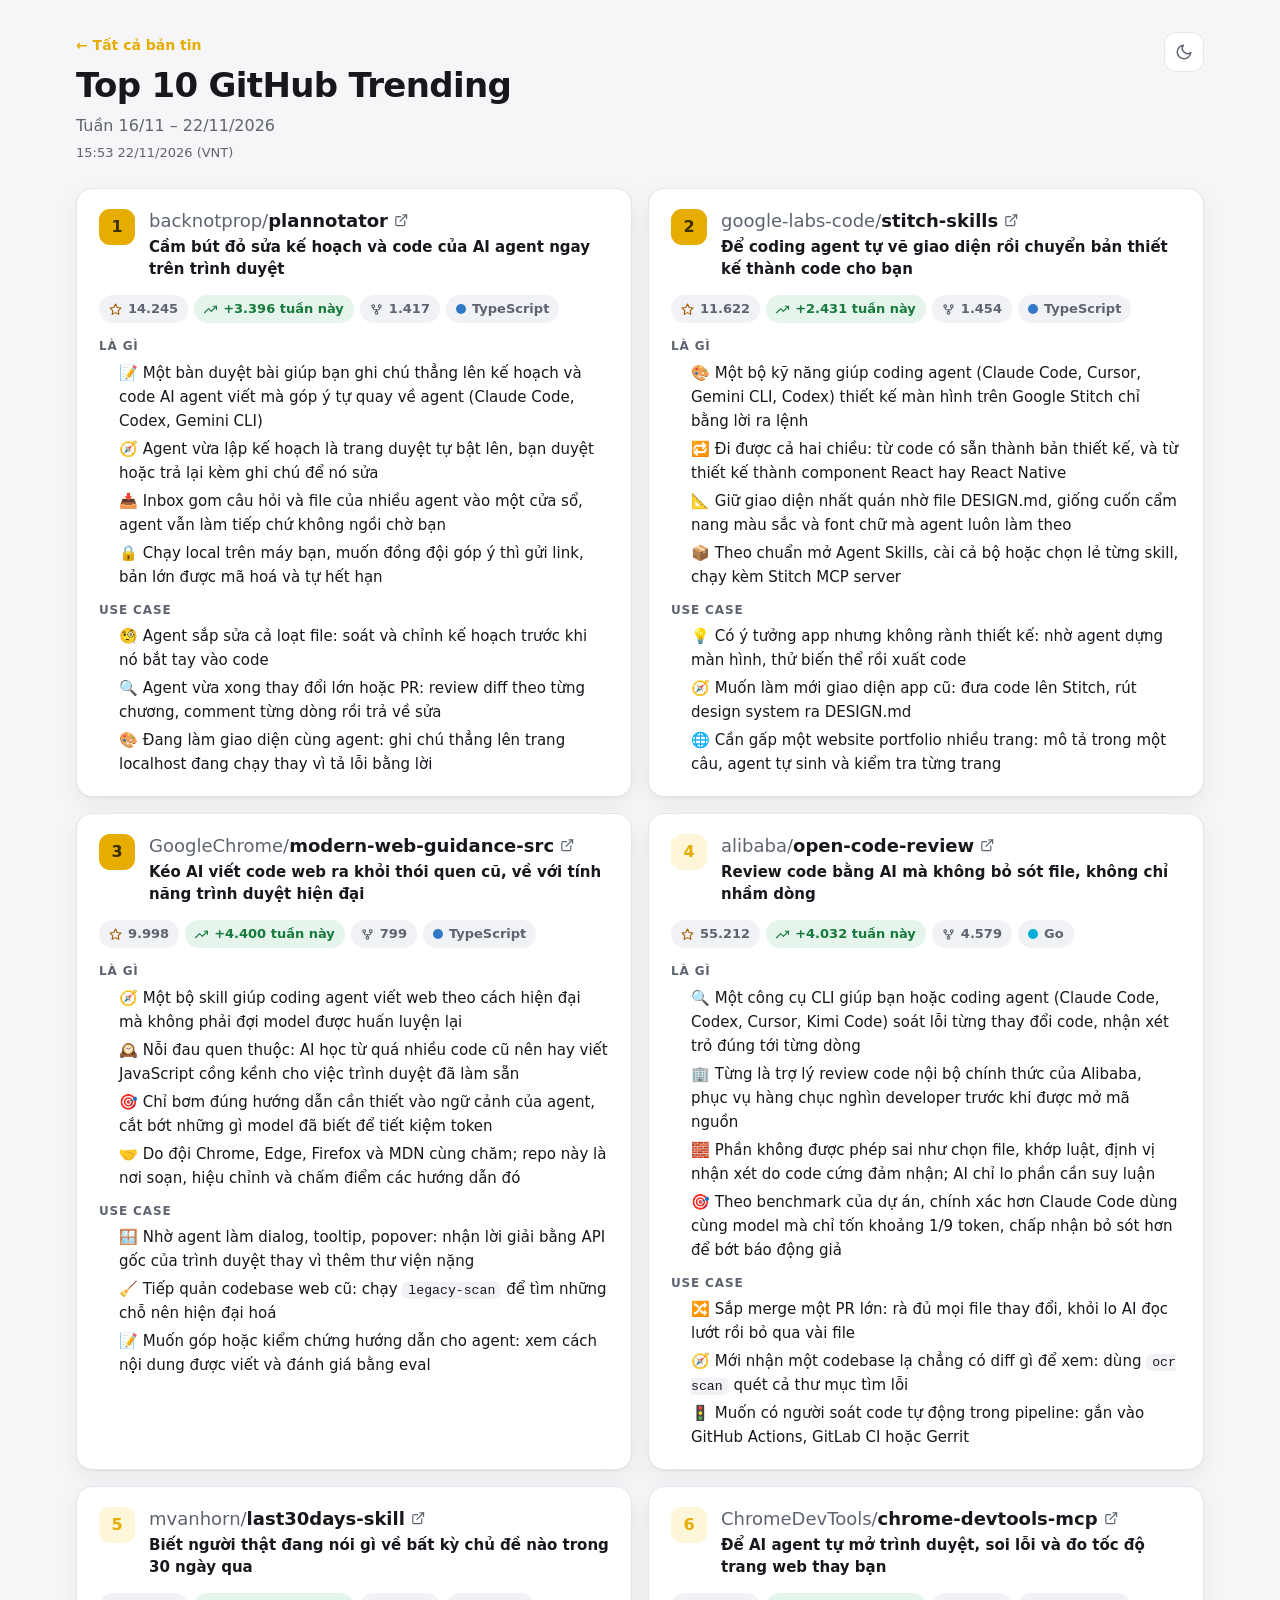
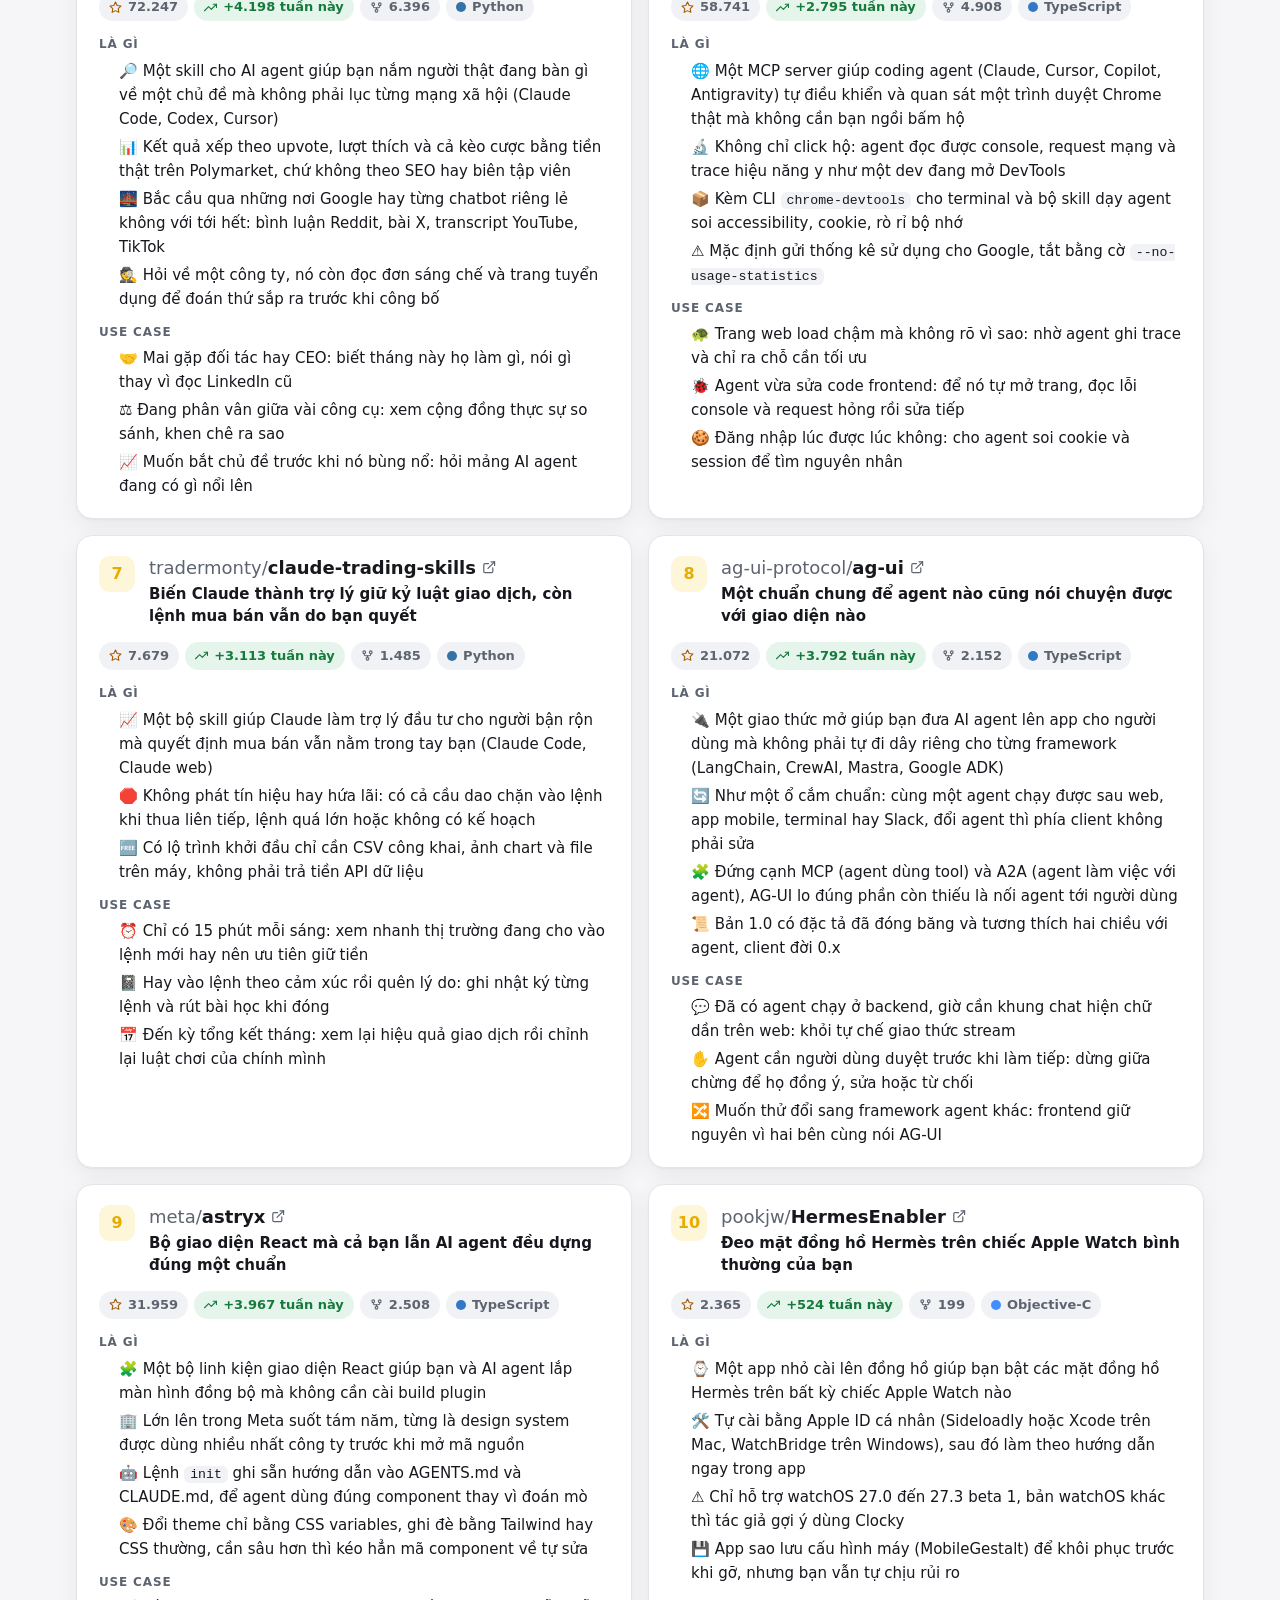
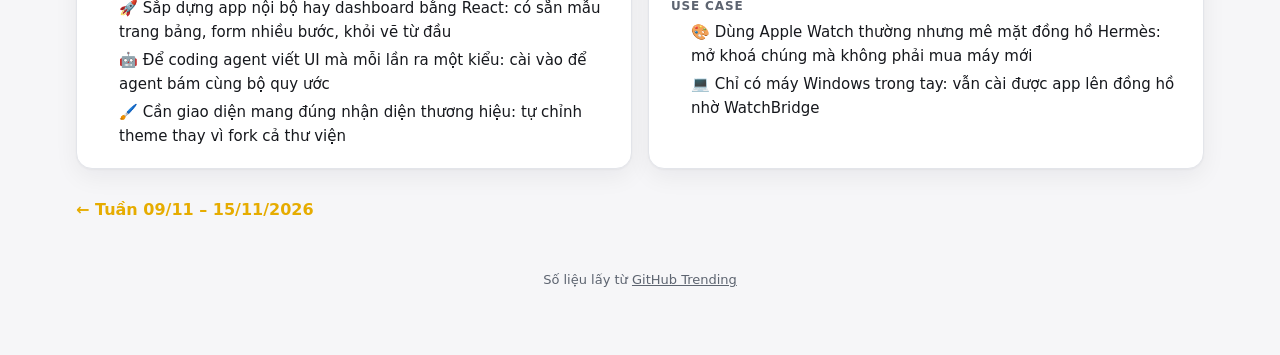
<file: site/2026-11-22/index.html>
<!DOCTYPE html>
<html lang="vi">
<head>
<meta charset="utf-8">
<meta name="viewport" content="width=device-width, initial-scale=1">
<title>Top 10 GitHub Trending · 16/11 – 22/11/2026 · Weekly Trending</title>
<meta name="description" content="📝 plannotator: ghi chú thẳng lên kế hoạch và code của AI agent trên trình duyệt, góp ý tự quay về agent · 🎨 stitch-skills: để coding agent thiết kế màn hình trên Google Stitch, chuyển thiết kế thành component React · 🧭 modern-web-guidance-src: bộ skill của đội Chrome, Firefox, MDN giúp AI viết web hiện đại, bớt JavaScript cũ">
<link rel="canonical" href="https://sontvwork.github.io/weekly-trending/2026-11-22/">
<meta property="og:type" content="article">
<meta property="og:site_name" content="Weekly Trending">
<meta property="og:title" content="Top 10 GitHub Trending · 16/11 – 22/11/2026">
<meta property="og:description" content="📝 plannotator: ghi chú thẳng lên kế hoạch và code của AI agent trên trình duyệt, góp ý tự quay về agent · 🎨 stitch-skills: để coding agent thiết kế màn hình trên Google Stitch, chuyển thiết kế thành component React · 🧭 modern-web-guidance-src: bộ skill của đội Chrome, Firefox, MDN giúp AI viết web hiện đại, bớt JavaScript cũ">
<meta property="og:url" content="https://sontvwork.github.io/weekly-trending/2026-11-22/">
<link rel="icon" href="../assets/favicon.svg" type="image/svg+xml">
<link rel="stylesheet" href="../assets/style.css">
<link rel="alternate" type="application/atom+xml" title="Weekly Trending" href="../feed.xml">
<script src="../assets/theme.js"></script>
</head>
<body class="week">
<div class="wrap">
  <header class="top">
    <div class="top-text">
      <a class="back" href="../">← Tất cả bản tin</a>
      <h1 class="title">Top 10 GitHub Trending</h1>
      <p class="tagline">Tuần 16/11 – 22/11/2026</p>
      <p class="fetched-at">15:53 22/11/2026 (VNT)</p>
    </div>
    <div class="toolbar">
      <button class="icon-btn" id="theme-toggle" type="button" title="Đổi giao diện sáng/tối" aria-label="Đổi giao diện sáng/tối"><svg class="i icon-moon" viewBox="0 0 24 24" aria-hidden="true"><path d="M21 12.79A9 9 0 1 1 11.21 3 7 7 0 0 0 21 12.79z"/></svg><svg class="i icon-sun" viewBox="0 0 24 24" aria-hidden="true"><circle cx="12" cy="12" r="4"/><path d="M12 2v2M12 20v2M4.93 4.93l1.41 1.41M17.66 17.66l1.41 1.41M2 12h2M20 12h2M4.93 19.07l1.41-1.41M17.66 6.34l1.41-1.41"/></svg></button>
    </div>
  </header>

  <div class="repo-grid"><article class="repo is-top" id="hang-1"><header class="repo-head"><span class="rank" title="Hạng 1 trên GitHub Trending tuần">1</span><div class="repo-title"><h2 class="repo-name"><a href="https://github.com/backnotprop/plannotator" target="_blank" rel="noopener"><span class="owner">backnotprop/</span><span class="name">plannotator</span><svg class="i" viewBox="0 0 24 24" aria-hidden="true"><path d="M18 13v6a2 2 0 0 1-2 2H5a2 2 0 0 1-2-2V8a2 2 0 0 1 2-2h6"/><polyline points="15 3 21 3 21 9"/><line x1="10" y1="14" x2="21" y2="3"/></svg></a></h2><p class="repo-tagline">Cầm bút đỏ sửa kế hoạch và code của AI agent ngay trên trình duyệt</p></div></header><ul class="repo-stats"><li class="stat-star" title="Tổng số sao trên GitHub"><svg class="i" viewBox="0 0 24 24" aria-hidden="true"><polygon points="12 2 15.09 8.26 22 9.27 17 14.14 18.18 21.02 12 17.77 5.82 21.02 7 14.14 2 9.27 8.91 8.26 12 2"/></svg>14.245</li><li class="stat-up" title="Số sao tăng trong tuần (GitHub Trending)"><svg class="i" viewBox="0 0 24 24" aria-hidden="true"><polyline points="23 6 13.5 15.5 8.5 10.5 1 18"/><polyline points="17 6 23 6 23 12"/></svg>+3.396 tuần này</li><li title="Số fork"><svg class="i" viewBox="0 0 24 24" aria-hidden="true"><circle cx="6" cy="6" r="2.5"/><circle cx="18" cy="6" r="2.5"/><circle cx="12" cy="18" r="2.5"/><path d="M6 8.5v1a3 3 0 0 0 3 3h6a3 3 0 0 0 3-3v-1"/><line x1="12" y1="12.5" x2="12" y2="15.5"/></svg>1.417</li><li class="stat-lang" title="Ngôn ngữ chính"><i class="dot" style="--lang: #3178c6"></i>TypeScript</li></ul><div class="repo-body"><section><h3>Là gì</h3><ul class="uses"><li>📝 Một bàn duyệt bài giúp bạn ghi chú thẳng lên kế hoạch và code AI agent viết mà góp ý tự quay về agent (Claude Code, Codex, Gemini CLI)</li><li>🧭 Agent vừa lập kế hoạch là trang duyệt tự bật lên, bạn duyệt hoặc trả lại kèm ghi chú để nó sửa</li><li>📥 Inbox gom câu hỏi và file của nhiều agent vào một cửa sổ, agent vẫn làm tiếp chứ không ngồi chờ bạn</li><li>🔒 Chạy local trên máy bạn, muốn đồng đội góp ý thì gửi link, bản lớn được mã hoá và tự hết hạn</li></ul></section><section><h3>Use case</h3><ul class="uses"><li>🧐 Agent sắp sửa cả loạt file: soát và chỉnh kế hoạch trước khi nó bắt tay vào code</li><li>🔍 Agent vừa xong thay đổi lớn hoặc PR: review diff theo từng chương, comment từng dòng rồi trả về sửa</li><li>🎨 Đang làm giao diện cùng agent: ghi chú thẳng lên trang localhost đang chạy thay vì tả lỗi bằng lời</li></ul></section></div></article><article class="repo is-top" id="hang-2"><header class="repo-head"><span class="rank" title="Hạng 2 trên GitHub Trending tuần">2</span><div class="repo-title"><h2 class="repo-name"><a href="https://github.com/google-labs-code/stitch-skills" target="_blank" rel="noopener"><span class="owner">google-labs-code/</span><span class="name">stitch-skills</span><svg class="i" viewBox="0 0 24 24" aria-hidden="true"><path d="M18 13v6a2 2 0 0 1-2 2H5a2 2 0 0 1-2-2V8a2 2 0 0 1 2-2h6"/><polyline points="15 3 21 3 21 9"/><line x1="10" y1="14" x2="21" y2="3"/></svg></a></h2><p class="repo-tagline">Để coding agent tự vẽ giao diện rồi chuyển bản thiết kế thành code cho bạn</p></div></header><ul class="repo-stats"><li class="stat-star" title="Tổng số sao trên GitHub"><svg class="i" viewBox="0 0 24 24" aria-hidden="true"><polygon points="12 2 15.09 8.26 22 9.27 17 14.14 18.18 21.02 12 17.77 5.82 21.02 7 14.14 2 9.27 8.91 8.26 12 2"/></svg>11.622</li><li class="stat-up" title="Số sao tăng trong tuần (GitHub Trending)"><svg class="i" viewBox="0 0 24 24" aria-hidden="true"><polyline points="23 6 13.5 15.5 8.5 10.5 1 18"/><polyline points="17 6 23 6 23 12"/></svg>+2.431 tuần này</li><li title="Số fork"><svg class="i" viewBox="0 0 24 24" aria-hidden="true"><circle cx="6" cy="6" r="2.5"/><circle cx="18" cy="6" r="2.5"/><circle cx="12" cy="18" r="2.5"/><path d="M6 8.5v1a3 3 0 0 0 3 3h6a3 3 0 0 0 3-3v-1"/><line x1="12" y1="12.5" x2="12" y2="15.5"/></svg>1.454</li><li class="stat-lang" title="Ngôn ngữ chính"><i class="dot" style="--lang: #3178c6"></i>TypeScript</li></ul><div class="repo-body"><section><h3>Là gì</h3><ul class="uses"><li>🎨 Một bộ kỹ năng giúp coding agent (Claude Code, Cursor, Gemini CLI, Codex) thiết kế màn hình trên Google Stitch chỉ bằng lời ra lệnh</li><li>🔁 Đi được cả hai chiều: từ code có sẵn thành bản thiết kế, và từ thiết kế thành component React hay React Native</li><li>📐 Giữ giao diện nhất quán nhờ file DESIGN.md, giống cuốn cẩm nang màu sắc và font chữ mà agent luôn làm theo</li><li>📦 Theo chuẩn mở Agent Skills, cài cả bộ hoặc chọn lẻ từng skill, chạy kèm Stitch MCP server</li></ul></section><section><h3>Use case</h3><ul class="uses"><li>💡 Có ý tưởng app nhưng không rành thiết kế: nhờ agent dựng màn hình, thử biến thể rồi xuất code</li><li>🧭 Muốn làm mới giao diện app cũ: đưa code lên Stitch, rút design system ra DESIGN.md</li><li>🌐 Cần gấp một website portfolio nhiều trang: mô tả trong một câu, agent tự sinh và kiểm tra từng trang</li></ul></section></div></article><article class="repo is-top" id="hang-3"><header class="repo-head"><span class="rank" title="Hạng 3 trên GitHub Trending tuần">3</span><div class="repo-title"><h2 class="repo-name"><a href="https://github.com/GoogleChrome/modern-web-guidance-src" target="_blank" rel="noopener"><span class="owner">GoogleChrome/</span><span class="name">modern-web-guidance-src</span><svg class="i" viewBox="0 0 24 24" aria-hidden="true"><path d="M18 13v6a2 2 0 0 1-2 2H5a2 2 0 0 1-2-2V8a2 2 0 0 1 2-2h6"/><polyline points="15 3 21 3 21 9"/><line x1="10" y1="14" x2="21" y2="3"/></svg></a></h2><p class="repo-tagline">Kéo AI viết code web ra khỏi thói quen cũ, về với tính năng trình duyệt hiện đại</p></div></header><ul class="repo-stats"><li class="stat-star" title="Tổng số sao trên GitHub"><svg class="i" viewBox="0 0 24 24" aria-hidden="true"><polygon points="12 2 15.09 8.26 22 9.27 17 14.14 18.18 21.02 12 17.77 5.82 21.02 7 14.14 2 9.27 8.91 8.26 12 2"/></svg>9.998</li><li class="stat-up" title="Số sao tăng trong tuần (GitHub Trending)"><svg class="i" viewBox="0 0 24 24" aria-hidden="true"><polyline points="23 6 13.5 15.5 8.5 10.5 1 18"/><polyline points="17 6 23 6 23 12"/></svg>+4.400 tuần này</li><li title="Số fork"><svg class="i" viewBox="0 0 24 24" aria-hidden="true"><circle cx="6" cy="6" r="2.5"/><circle cx="18" cy="6" r="2.5"/><circle cx="12" cy="18" r="2.5"/><path d="M6 8.5v1a3 3 0 0 0 3 3h6a3 3 0 0 0 3-3v-1"/><line x1="12" y1="12.5" x2="12" y2="15.5"/></svg>799</li><li class="stat-lang" title="Ngôn ngữ chính"><i class="dot" style="--lang: #3178c6"></i>TypeScript</li></ul><div class="repo-body"><section><h3>Là gì</h3><ul class="uses"><li>🧭 Một bộ skill giúp coding agent viết web theo cách hiện đại mà không phải đợi model được huấn luyện lại</li><li>🕰️ Nỗi đau quen thuộc: AI học từ quá nhiều code cũ nên hay viết JavaScript cồng kềnh cho việc trình duyệt đã làm sẵn</li><li>🎯 Chỉ bơm đúng hướng dẫn cần thiết vào ngữ cảnh của agent, cắt bớt những gì model đã biết để tiết kiệm token</li><li>🤝 Do đội Chrome, Edge, Firefox và MDN cùng chăm; repo này là nơi soạn, hiệu chỉnh và chấm điểm các hướng dẫn đó</li></ul></section><section><h3>Use case</h3><ul class="uses"><li>🪟 Nhờ agent làm dialog, tooltip, popover: nhận lời giải bằng API gốc của trình duyệt thay vì thêm thư viện nặng</li><li>🧹 Tiếp quản codebase web cũ: chạy <code>legacy-scan</code> để tìm những chỗ nên hiện đại hoá</li><li>📝 Muốn góp hoặc kiểm chứng hướng dẫn cho agent: xem cách nội dung được viết và đánh giá bằng eval</li></ul></section></div></article><article class="repo" id="hang-4"><header class="repo-head"><span class="rank" title="Hạng 4 trên GitHub Trending tuần">4</span><div class="repo-title"><h2 class="repo-name"><a href="https://github.com/alibaba/open-code-review" target="_blank" rel="noopener"><span class="owner">alibaba/</span><span class="name">open-code-review</span><svg class="i" viewBox="0 0 24 24" aria-hidden="true"><path d="M18 13v6a2 2 0 0 1-2 2H5a2 2 0 0 1-2-2V8a2 2 0 0 1 2-2h6"/><polyline points="15 3 21 3 21 9"/><line x1="10" y1="14" x2="21" y2="3"/></svg></a></h2><p class="repo-tagline">Review code bằng AI mà không bỏ sót file, không chỉ nhầm dòng</p></div></header><ul class="repo-stats"><li class="stat-star" title="Tổng số sao trên GitHub"><svg class="i" viewBox="0 0 24 24" aria-hidden="true"><polygon points="12 2 15.09 8.26 22 9.27 17 14.14 18.18 21.02 12 17.77 5.82 21.02 7 14.14 2 9.27 8.91 8.26 12 2"/></svg>55.212</li><li class="stat-up" title="Số sao tăng trong tuần (GitHub Trending)"><svg class="i" viewBox="0 0 24 24" aria-hidden="true"><polyline points="23 6 13.5 15.5 8.5 10.5 1 18"/><polyline points="17 6 23 6 23 12"/></svg>+4.032 tuần này</li><li title="Số fork"><svg class="i" viewBox="0 0 24 24" aria-hidden="true"><circle cx="6" cy="6" r="2.5"/><circle cx="18" cy="6" r="2.5"/><circle cx="12" cy="18" r="2.5"/><path d="M6 8.5v1a3 3 0 0 0 3 3h6a3 3 0 0 0 3-3v-1"/><line x1="12" y1="12.5" x2="12" y2="15.5"/></svg>4.579</li><li class="stat-lang" title="Ngôn ngữ chính"><i class="dot" style="--lang: #00ADD8"></i>Go</li></ul><div class="repo-body"><section><h3>Là gì</h3><ul class="uses"><li>🔍 Một công cụ CLI giúp bạn hoặc coding agent (Claude Code, Codex, Cursor, Kimi Code) soát lỗi từng thay đổi code, nhận xét trỏ đúng tới từng dòng</li><li>🏢 Từng là trợ lý review code nội bộ chính thức của Alibaba, phục vụ hàng chục nghìn developer trước khi được mở mã nguồn</li><li>🧱 Phần không được phép sai như chọn file, khớp luật, định vị nhận xét do code cứng đảm nhận; AI chỉ lo phần cần suy luận</li><li>🎯 Theo benchmark của dự án, chính xác hơn Claude Code dùng cùng model mà chỉ tốn khoảng 1/9 token, chấp nhận bỏ sót hơn để bớt báo động giả</li></ul></section><section><h3>Use case</h3><ul class="uses"><li>🔀 Sắp merge một PR lớn: rà đủ mọi file thay đổi, khỏi lo AI đọc lướt rồi bỏ qua vài file</li><li>🧭 Mới nhận một codebase lạ chẳng có diff gì để xem: dùng <code>ocr scan</code> quét cả thư mục tìm lỗi</li><li>🚦 Muốn có người soát code tự động trong pipeline: gắn vào GitHub Actions, GitLab CI hoặc Gerrit</li></ul></section></div></article><article class="repo" id="hang-5"><header class="repo-head"><span class="rank" title="Hạng 5 trên GitHub Trending tuần">5</span><div class="repo-title"><h2 class="repo-name"><a href="https://github.com/mvanhorn/last30days-skill" target="_blank" rel="noopener"><span class="owner">mvanhorn/</span><span class="name">last30days-skill</span><svg class="i" viewBox="0 0 24 24" aria-hidden="true"><path d="M18 13v6a2 2 0 0 1-2 2H5a2 2 0 0 1-2-2V8a2 2 0 0 1 2-2h6"/><polyline points="15 3 21 3 21 9"/><line x1="10" y1="14" x2="21" y2="3"/></svg></a></h2><p class="repo-tagline">Biết người thật đang nói gì về bất kỳ chủ đề nào trong 30 ngày qua</p></div></header><ul class="repo-stats"><li class="stat-star" title="Tổng số sao trên GitHub"><svg class="i" viewBox="0 0 24 24" aria-hidden="true"><polygon points="12 2 15.09 8.26 22 9.27 17 14.14 18.18 21.02 12 17.77 5.82 21.02 7 14.14 2 9.27 8.91 8.26 12 2"/></svg>72.247</li><li class="stat-up" title="Số sao tăng trong tuần (GitHub Trending)"><svg class="i" viewBox="0 0 24 24" aria-hidden="true"><polyline points="23 6 13.5 15.5 8.5 10.5 1 18"/><polyline points="17 6 23 6 23 12"/></svg>+4.198 tuần này</li><li title="Số fork"><svg class="i" viewBox="0 0 24 24" aria-hidden="true"><circle cx="6" cy="6" r="2.5"/><circle cx="18" cy="6" r="2.5"/><circle cx="12" cy="18" r="2.5"/><path d="M6 8.5v1a3 3 0 0 0 3 3h6a3 3 0 0 0 3-3v-1"/><line x1="12" y1="12.5" x2="12" y2="15.5"/></svg>6.396</li><li class="stat-lang" title="Ngôn ngữ chính"><i class="dot" style="--lang: #3572A5"></i>Python</li></ul><div class="repo-body"><section><h3>Là gì</h3><ul class="uses"><li>🔎 Một skill cho AI agent giúp bạn nắm người thật đang bàn gì về một chủ đề mà không phải lục từng mạng xã hội (Claude Code, Codex, Cursor)</li><li>📊 Kết quả xếp theo upvote, lượt thích và cả kèo cược bằng tiền thật trên Polymarket, chứ không theo SEO hay biên tập viên</li><li>🌉 Bắc cầu qua những nơi Google hay từng chatbot riêng lẻ không với tới hết: bình luận Reddit, bài X, transcript YouTube, TikTok</li><li>🕵️ Hỏi về một công ty, nó còn đọc đơn sáng chế và trang tuyển dụng để đoán thứ sắp ra trước khi công bố</li></ul></section><section><h3>Use case</h3><ul class="uses"><li>🤝 Mai gặp đối tác hay CEO: biết tháng này họ làm gì, nói gì thay vì đọc LinkedIn cũ</li><li>⚖️ Đang phân vân giữa vài công cụ: xem cộng đồng thực sự so sánh, khen chê ra sao</li><li>📈 Muốn bắt chủ đề trước khi nó bùng nổ: hỏi mảng AI agent đang có gì nổi lên</li></ul></section></div></article><article class="repo" id="hang-6"><header class="repo-head"><span class="rank" title="Hạng 6 trên GitHub Trending tuần">6</span><div class="repo-title"><h2 class="repo-name"><a href="https://github.com/ChromeDevTools/chrome-devtools-mcp" target="_blank" rel="noopener"><span class="owner">ChromeDevTools/</span><span class="name">chrome-devtools-mcp</span><svg class="i" viewBox="0 0 24 24" aria-hidden="true"><path d="M18 13v6a2 2 0 0 1-2 2H5a2 2 0 0 1-2-2V8a2 2 0 0 1 2-2h6"/><polyline points="15 3 21 3 21 9"/><line x1="10" y1="14" x2="21" y2="3"/></svg></a></h2><p class="repo-tagline">Để AI agent tự mở trình duyệt, soi lỗi và đo tốc độ trang web thay bạn</p></div></header><ul class="repo-stats"><li class="stat-star" title="Tổng số sao trên GitHub"><svg class="i" viewBox="0 0 24 24" aria-hidden="true"><polygon points="12 2 15.09 8.26 22 9.27 17 14.14 18.18 21.02 12 17.77 5.82 21.02 7 14.14 2 9.27 8.91 8.26 12 2"/></svg>58.741</li><li class="stat-up" title="Số sao tăng trong tuần (GitHub Trending)"><svg class="i" viewBox="0 0 24 24" aria-hidden="true"><polyline points="23 6 13.5 15.5 8.5 10.5 1 18"/><polyline points="17 6 23 6 23 12"/></svg>+2.795 tuần này</li><li title="Số fork"><svg class="i" viewBox="0 0 24 24" aria-hidden="true"><circle cx="6" cy="6" r="2.5"/><circle cx="18" cy="6" r="2.5"/><circle cx="12" cy="18" r="2.5"/><path d="M6 8.5v1a3 3 0 0 0 3 3h6a3 3 0 0 0 3-3v-1"/><line x1="12" y1="12.5" x2="12" y2="15.5"/></svg>4.908</li><li class="stat-lang" title="Ngôn ngữ chính"><i class="dot" style="--lang: #3178c6"></i>TypeScript</li></ul><div class="repo-body"><section><h3>Là gì</h3><ul class="uses"><li>🌐 Một MCP server giúp coding agent (Claude, Cursor, Copilot, Antigravity) tự điều khiển và quan sát một trình duyệt Chrome thật mà không cần bạn ngồi bấm hộ</li><li>🔬 Không chỉ click hộ: agent đọc được console, request mạng và trace hiệu năng y như một dev đang mở DevTools</li><li>📦 Kèm CLI <code>chrome-devtools</code> cho terminal và bộ skill dạy agent soi accessibility, cookie, rò rỉ bộ nhớ</li><li>⚠️ Mặc định gửi thống kê sử dụng cho Google, tắt bằng cờ <code>--no-usage-statistics</code></li></ul></section><section><h3>Use case</h3><ul class="uses"><li>🐢 Trang web load chậm mà không rõ vì sao: nhờ agent ghi trace và chỉ ra chỗ cần tối ưu</li><li>🐞 Agent vừa sửa code frontend: để nó tự mở trang, đọc lỗi console và request hỏng rồi sửa tiếp</li><li>🍪 Đăng nhập lúc được lúc không: cho agent soi cookie và session để tìm nguyên nhân</li></ul></section></div></article><article class="repo" id="hang-7"><header class="repo-head"><span class="rank" title="Hạng 7 trên GitHub Trending tuần">7</span><div class="repo-title"><h2 class="repo-name"><a href="https://github.com/tradermonty/claude-trading-skills" target="_blank" rel="noopener"><span class="owner">tradermonty/</span><span class="name">claude-trading-skills</span><svg class="i" viewBox="0 0 24 24" aria-hidden="true"><path d="M18 13v6a2 2 0 0 1-2 2H5a2 2 0 0 1-2-2V8a2 2 0 0 1 2-2h6"/><polyline points="15 3 21 3 21 9"/><line x1="10" y1="14" x2="21" y2="3"/></svg></a></h2><p class="repo-tagline">Biến Claude thành trợ lý giữ kỷ luật giao dịch, còn lệnh mua bán vẫn do bạn quyết</p></div></header><ul class="repo-stats"><li class="stat-star" title="Tổng số sao trên GitHub"><svg class="i" viewBox="0 0 24 24" aria-hidden="true"><polygon points="12 2 15.09 8.26 22 9.27 17 14.14 18.18 21.02 12 17.77 5.82 21.02 7 14.14 2 9.27 8.91 8.26 12 2"/></svg>7.679</li><li class="stat-up" title="Số sao tăng trong tuần (GitHub Trending)"><svg class="i" viewBox="0 0 24 24" aria-hidden="true"><polyline points="23 6 13.5 15.5 8.5 10.5 1 18"/><polyline points="17 6 23 6 23 12"/></svg>+3.113 tuần này</li><li title="Số fork"><svg class="i" viewBox="0 0 24 24" aria-hidden="true"><circle cx="6" cy="6" r="2.5"/><circle cx="18" cy="6" r="2.5"/><circle cx="12" cy="18" r="2.5"/><path d="M6 8.5v1a3 3 0 0 0 3 3h6a3 3 0 0 0 3-3v-1"/><line x1="12" y1="12.5" x2="12" y2="15.5"/></svg>1.485</li><li class="stat-lang" title="Ngôn ngữ chính"><i class="dot" style="--lang: #3572A5"></i>Python</li></ul><div class="repo-body"><section><h3>Là gì</h3><ul class="uses"><li>📈 Một bộ skill giúp Claude làm trợ lý đầu tư cho người bận rộn mà quyết định mua bán vẫn nằm trong tay bạn (Claude Code, Claude web)</li><li>🛑 Không phát tín hiệu hay hứa lãi: có cả cầu dao chặn vào lệnh khi thua liên tiếp, lệnh quá lớn hoặc không có kế hoạch</li><li>🆓 Có lộ trình khởi đầu chỉ cần CSV công khai, ảnh chart và file trên máy, không phải trả tiền API dữ liệu</li></ul></section><section><h3>Use case</h3><ul class="uses"><li>⏰ Chỉ có 15 phút mỗi sáng: xem nhanh thị trường đang cho vào lệnh mới hay nên ưu tiên giữ tiền</li><li>📓 Hay vào lệnh theo cảm xúc rồi quên lý do: ghi nhật ký từng lệnh và rút bài học khi đóng</li><li>📅 Đến kỳ tổng kết tháng: xem lại hiệu quả giao dịch rồi chỉnh lại luật chơi của chính mình</li></ul></section></div></article><article class="repo" id="hang-8"><header class="repo-head"><span class="rank" title="Hạng 8 trên GitHub Trending tuần">8</span><div class="repo-title"><h2 class="repo-name"><a href="https://github.com/ag-ui-protocol/ag-ui" target="_blank" rel="noopener"><span class="owner">ag-ui-protocol/</span><span class="name">ag-ui</span><svg class="i" viewBox="0 0 24 24" aria-hidden="true"><path d="M18 13v6a2 2 0 0 1-2 2H5a2 2 0 0 1-2-2V8a2 2 0 0 1 2-2h6"/><polyline points="15 3 21 3 21 9"/><line x1="10" y1="14" x2="21" y2="3"/></svg></a></h2><p class="repo-tagline">Một chuẩn chung để agent nào cũng nói chuyện được với giao diện nào</p></div></header><ul class="repo-stats"><li class="stat-star" title="Tổng số sao trên GitHub"><svg class="i" viewBox="0 0 24 24" aria-hidden="true"><polygon points="12 2 15.09 8.26 22 9.27 17 14.14 18.18 21.02 12 17.77 5.82 21.02 7 14.14 2 9.27 8.91 8.26 12 2"/></svg>21.072</li><li class="stat-up" title="Số sao tăng trong tuần (GitHub Trending)"><svg class="i" viewBox="0 0 24 24" aria-hidden="true"><polyline points="23 6 13.5 15.5 8.5 10.5 1 18"/><polyline points="17 6 23 6 23 12"/></svg>+3.792 tuần này</li><li title="Số fork"><svg class="i" viewBox="0 0 24 24" aria-hidden="true"><circle cx="6" cy="6" r="2.5"/><circle cx="18" cy="6" r="2.5"/><circle cx="12" cy="18" r="2.5"/><path d="M6 8.5v1a3 3 0 0 0 3 3h6a3 3 0 0 0 3-3v-1"/><line x1="12" y1="12.5" x2="12" y2="15.5"/></svg>2.152</li><li class="stat-lang" title="Ngôn ngữ chính"><i class="dot" style="--lang: #3178c6"></i>TypeScript</li></ul><div class="repo-body"><section><h3>Là gì</h3><ul class="uses"><li>🔌 Một giao thức mở giúp bạn đưa AI agent lên app cho người dùng mà không phải tự đi dây riêng cho từng framework (LangChain, CrewAI, Mastra, Google ADK)</li><li>🔄 Như một ổ cắm chuẩn: cùng một agent chạy được sau web, app mobile, terminal hay Slack, đổi agent thì phía client không phải sửa</li><li>🧩 Đứng cạnh MCP (agent dùng tool) và A2A (agent làm việc với agent), AG-UI lo đúng phần còn thiếu là nối agent tới người dùng</li><li>📜 Bản 1.0 có đặc tả đã đóng băng và tương thích hai chiều với agent, client đời 0.x</li></ul></section><section><h3>Use case</h3><ul class="uses"><li>💬 Đã có agent chạy ở backend, giờ cần khung chat hiện chữ dần trên web: khỏi tự chế giao thức stream</li><li>✋ Agent cần người dùng duyệt trước khi làm tiếp: dừng giữa chừng để họ đồng ý, sửa hoặc từ chối</li><li>🔀 Muốn thử đổi sang framework agent khác: frontend giữ nguyên vì hai bên cùng nói AG-UI</li></ul></section></div></article><article class="repo" id="hang-9"><header class="repo-head"><span class="rank" title="Hạng 9 trên GitHub Trending tuần">9</span><div class="repo-title"><h2 class="repo-name"><a href="https://github.com/meta/astryx" target="_blank" rel="noopener"><span class="owner">meta/</span><span class="name">astryx</span><svg class="i" viewBox="0 0 24 24" aria-hidden="true"><path d="M18 13v6a2 2 0 0 1-2 2H5a2 2 0 0 1-2-2V8a2 2 0 0 1 2-2h6"/><polyline points="15 3 21 3 21 9"/><line x1="10" y1="14" x2="21" y2="3"/></svg></a></h2><p class="repo-tagline">Bộ giao diện React mà cả bạn lẫn AI agent đều dựng đúng một chuẩn</p></div></header><ul class="repo-stats"><li class="stat-star" title="Tổng số sao trên GitHub"><svg class="i" viewBox="0 0 24 24" aria-hidden="true"><polygon points="12 2 15.09 8.26 22 9.27 17 14.14 18.18 21.02 12 17.77 5.82 21.02 7 14.14 2 9.27 8.91 8.26 12 2"/></svg>31.959</li><li class="stat-up" title="Số sao tăng trong tuần (GitHub Trending)"><svg class="i" viewBox="0 0 24 24" aria-hidden="true"><polyline points="23 6 13.5 15.5 8.5 10.5 1 18"/><polyline points="17 6 23 6 23 12"/></svg>+3.967 tuần này</li><li title="Số fork"><svg class="i" viewBox="0 0 24 24" aria-hidden="true"><circle cx="6" cy="6" r="2.5"/><circle cx="18" cy="6" r="2.5"/><circle cx="12" cy="18" r="2.5"/><path d="M6 8.5v1a3 3 0 0 0 3 3h6a3 3 0 0 0 3-3v-1"/><line x1="12" y1="12.5" x2="12" y2="15.5"/></svg>2.508</li><li class="stat-lang" title="Ngôn ngữ chính"><i class="dot" style="--lang: #3178c6"></i>TypeScript</li></ul><div class="repo-body"><section><h3>Là gì</h3><ul class="uses"><li>🧩 Một bộ linh kiện giao diện React giúp bạn và AI agent lắp màn hình đồng bộ mà không cần cài build plugin</li><li>🏢 Lớn lên trong Meta suốt tám năm, từng là design system được dùng nhiều nhất công ty trước khi mở mã nguồn</li><li>🤖 Lệnh <code>init</code> ghi sẵn hướng dẫn vào AGENTS.md và CLAUDE.md, để agent dùng đúng component thay vì đoán mò</li><li>🎨 Đổi theme chỉ bằng CSS variables, ghi đè bằng Tailwind hay CSS thường, cần sâu hơn thì kéo hẳn mã component về tự sửa</li></ul></section><section><h3>Use case</h3><ul class="uses"><li>🚀 Sắp dựng app nội bộ hay dashboard bằng React: có sẵn mẫu trang bảng, form nhiều bước, khỏi vẽ từ đầu</li><li>🤖 Để coding agent viết UI mà mỗi lần ra một kiểu: cài vào để agent bám cùng bộ quy ước</li><li>🖌️ Cần giao diện mang đúng nhận diện thương hiệu: tự chỉnh theme thay vì fork cả thư viện</li></ul></section></div></article><article class="repo" id="hang-10"><header class="repo-head"><span class="rank" title="Hạng 10 trên GitHub Trending tuần">10</span><div class="repo-title"><h2 class="repo-name"><a href="https://github.com/pookjw/HermesEnabler" target="_blank" rel="noopener"><span class="owner">pookjw/</span><span class="name">HermesEnabler</span><svg class="i" viewBox="0 0 24 24" aria-hidden="true"><path d="M18 13v6a2 2 0 0 1-2 2H5a2 2 0 0 1-2-2V8a2 2 0 0 1 2-2h6"/><polyline points="15 3 21 3 21 9"/><line x1="10" y1="14" x2="21" y2="3"/></svg></a></h2><p class="repo-tagline">Đeo mặt đồng hồ Hermès trên chiếc Apple Watch bình thường của bạn</p></div></header><ul class="repo-stats"><li class="stat-star" title="Tổng số sao trên GitHub"><svg class="i" viewBox="0 0 24 24" aria-hidden="true"><polygon points="12 2 15.09 8.26 22 9.27 17 14.14 18.18 21.02 12 17.77 5.82 21.02 7 14.14 2 9.27 8.91 8.26 12 2"/></svg>2.365</li><li class="stat-up" title="Số sao tăng trong tuần (GitHub Trending)"><svg class="i" viewBox="0 0 24 24" aria-hidden="true"><polyline points="23 6 13.5 15.5 8.5 10.5 1 18"/><polyline points="17 6 23 6 23 12"/></svg>+524 tuần này</li><li title="Số fork"><svg class="i" viewBox="0 0 24 24" aria-hidden="true"><circle cx="6" cy="6" r="2.5"/><circle cx="18" cy="6" r="2.5"/><circle cx="12" cy="18" r="2.5"/><path d="M6 8.5v1a3 3 0 0 0 3 3h6a3 3 0 0 0 3-3v-1"/><line x1="12" y1="12.5" x2="12" y2="15.5"/></svg>199</li><li class="stat-lang" title="Ngôn ngữ chính"><i class="dot" style="--lang: #438eff"></i>Objective-C</li></ul><div class="repo-body"><section><h3>Là gì</h3><ul class="uses"><li>⌚ Một app nhỏ cài lên đồng hồ giúp bạn bật các mặt đồng hồ Hermès trên bất kỳ chiếc Apple Watch nào</li><li>🛠️ Tự cài bằng Apple ID cá nhân (Sideloadly hoặc Xcode trên Mac, WatchBridge trên Windows), sau đó làm theo hướng dẫn ngay trong app</li><li>⚠️ Chỉ hỗ trợ watchOS 27.0 đến 27.3 beta 1, bản watchOS khác thì tác giả gợi ý dùng Clocky</li><li>💾 App sao lưu cấu hình máy (MobileGestalt) để khôi phục trước khi gỡ, nhưng bạn vẫn tự chịu rủi ro</li></ul></section><section><h3>Use case</h3><ul class="uses"><li>🎨 Dùng Apple Watch thường nhưng mê mặt đồng hồ Hermès: mở khoá chúng mà không phải mua máy mới</li><li>💻 Chỉ có máy Windows trong tay: vẫn cài được app lên đồng hồ nhờ WatchBridge</li></ul></section></div></article></div>

  <nav class="pager" aria-label="Các tuần khác"><a class="prev" href="../2026-11-15/">← Tuần 09/11 – 15/11/2026</a> <span></span></nav>

  <footer>Số liệu lấy từ <a href="https://github.com/trending?since=weekly" target="_blank" rel="noopener">GitHub Trending</a></footer>
</div>
</body>
</html>
</file>
<file: site/assets/style.css>
/* Weekly Trending — theme. Bản build: site/assets/style.css (đừng sửa bản copy).
   Màu đặt bằng biến ở :root; dark mode theo hệ thống (prefers-color-scheme) hoặc nút chuyển (html[data-theme]). */
:root {
  color-scheme: light;
  --bg: #f6f6f8;
  --surface: #ffffff;
  --surface-2: #f1f2f5;
  --text: #16181d;
  --muted: #5d6470;
  --border: #e3e5ea;
  --accent: #e6ac00;
  --accent-ink: #e6ac00;
  --accent-soft: #fef6d8;
  --on-accent: #3b2f00;
  --up: #157a3c;
  --up-soft: #e6f5eb;
  --star: #a35a00;
  --shadow: 0 1px 2px rgba(17, 20, 28, 0.04), 0 8px 24px rgba(17, 20, 28, 0.06);
  --radius: 16px;
}

@media (prefers-color-scheme: dark) {
  :root:not([data-theme="light"]) {
    color-scheme: dark;
    --bg: #0d0e11;
    --surface: #17191e;
    --surface-2: #20232a;
    --text: #e8eaee;
    --muted: #9aa2ae;
    --border: #2a2e36;
    --accent: #ffdd2d;
    --accent-ink: #ffdd2d;
    --accent-soft: #40380f;
    --on-accent: #0d0e11;
    --up: #4fd47f;
    --up-soft: #12301e;
    --star: #f5b83d;
    --shadow: none;
  }
}

:root[data-theme="dark"] {
  color-scheme: dark;
  --bg: #0d0e11;
  --surface: #17191e;
  --surface-2: #20232a;
  --text: #e8eaee;
  --muted: #9aa2ae;
  --border: #2a2e36;
  --accent: #ffdd2d;
  --accent-ink: #ffdd2d;
  --accent-soft: #40380f;
  --on-accent: #0d0e11;
  --up: #4fd47f;
  --up-soft: #12301e;
  --star: #f5b83d;
  --shadow: none;
}

* { box-sizing: border-box; }

html { -webkit-text-size-adjust: 100%; }

body {
  margin: 0;
  background: var(--bg);
  color: var(--text);
  font: 16px/1.6 system-ui, -apple-system, "Segoe UI", Roboto, "Helvetica Neue", Arial, sans-serif;
  -webkit-font-smoothing: antialiased;
}

a { color: var(--accent-ink); }
code {
  padding: 1px 6px;
  border-radius: 6px;
  background: var(--surface-2);
  font: 0.88em/1.4 ui-monospace, SFMono-Regular, Menlo, Consolas, monospace;
}

.i {
  width: 1em;
  height: 1em;
  flex: none;
  fill: none;
  stroke: currentColor;
  stroke-width: 2;
  stroke-linecap: round;
  stroke-linejoin: round;
}

.wrap { max-width: 1160px; margin: 0 auto; padding: 32px 16px 64px; }
.home .wrap { max-width: 860px; }

/* ---------- Header ---------- */
.top {
  display: flex;
  justify-content: space-between;
  align-items: flex-start;
  gap: 16px;
  margin-bottom: 24px;
}
.top-text { min-width: 0; }
.brand, .title { margin: 0; font-weight: 800; letter-spacing: -0.02em; line-height: 1.15; }
.brand { display: flex; align-items: center; gap: 12px; font-size: 32px; }
.brand span { color: var(--accent); }
.logo { width: 34px; height: 34px; border-radius: 9px; }
.title { font-size: 34px; }
.tagline { margin: 8px 0 0; color: var(--muted); }
.fetched-at { margin: 4px 0 0; color: var(--muted); font-size: 13px; }
.back { display: inline-block; margin-bottom: 10px; font-size: 14px; font-weight: 600; text-decoration: none; }
.back:hover { text-decoration: underline; }

.toolbar { display: flex; gap: 8px; flex: none; }
.icon-btn {
  display: inline-grid;
  place-items: center;
  width: 40px;
  height: 40px;
  padding: 0;
  border: 1px solid var(--border);
  border-radius: 12px;
  background: var(--surface);
  color: var(--muted);
  font-size: 18px;
  cursor: pointer;
  transition: color 0.15s ease, border-color 0.15s ease;
}
.icon-btn:hover { color: var(--accent-ink); border-color: var(--accent-ink); }
.icon-btn:focus-visible, .issue:focus-visible, .button:focus-visible, .repo-name a:focus-visible {
  outline: 2px solid var(--accent);
  outline-offset: 2px;
}
.icon-sun { display: none; }
:root[data-theme="dark"] .icon-sun { display: block; }
:root[data-theme="dark"] .icon-moon { display: none; }
@media (prefers-color-scheme: dark) {
  :root:not([data-theme="light"]) .icon-sun { display: block; }
  :root:not([data-theme="light"]) .icon-moon { display: none; }
}

/* ---------- Trang danh sách ---------- */
.stats {
  display: grid;
  grid-template-columns: repeat(3, minmax(0, 1fr));
  border-block: 1px solid var(--border);
}
.stat { padding: 12px 0 12px 20px; border-left: 1px solid var(--border); }
.stat:first-child { padding-left: 0; border-left: 0; }
.stat b { display: block; font-size: 22px; line-height: 1.2; font-variant-numeric: tabular-nums; }
.stat span { color: var(--muted); font-size: 13px; }

.section-title {
  margin: 36px 0 14px;
  color: var(--muted);
  font-size: 13px;
  font-weight: 700;
  letter-spacing: 0.08em;
  text-transform: uppercase;
}

.issue-list { display: grid; gap: 14px; }
.issue {
  display: flex;
  align-items: flex-start;
  gap: 20px;
  padding: 20px;
  background: var(--surface);
  border: 1px solid var(--border);
  border-radius: var(--radius);
  box-shadow: var(--shadow);
  color: inherit;
  text-decoration: none;
  overflow-wrap: anywhere;
  transition: border-color 0.15s ease;
}
.issue:hover { border-color: var(--accent); }

.issue-date {
  display: flex;
  flex-direction: column;
  align-items: center;
  flex: none;
  width: 72px;
  padding: 10px 0 9px;
  border-radius: 14px;
  background: var(--surface-2);
  line-height: 1.1;
}
.issue-date b { font-size: 30px; font-weight: 800; letter-spacing: -0.02em; font-variant-numeric: tabular-nums; }
.issue-date span { margin-top: 5px; color: var(--muted); font-size: 12px; font-weight: 700; }
.is-latest .issue-date { background: var(--accent); color: var(--on-accent); }
.is-latest .issue-date span { color: inherit; opacity: 0.85; }

.issue-body { display: flex; flex-direction: column; gap: 12px; flex: 1; min-width: 0; }
.issue-head { display: flex; align-items: center; flex-wrap: wrap; gap: 8px 12px; }
.issue-head h3 { margin: 0; font-size: 18px; line-height: 1.3; }
.issue-summary { display: grid; gap: 6px; margin: 0; padding: 0; list-style: none; font-size: 15px; }
.issue-foot { display: flex; align-items: center; flex-wrap: wrap; gap: 10px 12px; }
.chips { display: flex; flex-wrap: wrap; gap: 6px; min-width: 0; }
.chip {
  display: inline-flex;
  align-items: baseline;
  gap: 5px;
  max-width: 100%;
  padding: 3px 10px;
  border-radius: 999px;
  background: var(--surface-2);
  color: var(--muted);
  font-size: 13px;
  font-weight: 600;
}
.chip b { color: var(--accent-ink); }
.issue .more { margin-left: auto; color: var(--muted); font-size: 14px; font-weight: 700; white-space: nowrap; }
.issue:hover .more { color: var(--accent-ink); }

.badge {
  padding: 3px 10px;
  border-radius: 999px;
  background: var(--accent-soft);
  color: var(--accent-ink);
  font-size: 12px;
  font-weight: 700;
  white-space: nowrap;
}

/* ---------- Trang tuần ---------- */
.repo-grid {
  display: grid;
  grid-template-columns: repeat(auto-fill, minmax(min(470px, 100%), 1fr));
  gap: 16px;
}
.repo {
  display: flex;
  flex-direction: column;
  gap: 14px;
  min-width: 0;
  padding: 20px 22px;
  background: var(--surface);
  border: 1px solid var(--border);
  border-radius: var(--radius);
  box-shadow: var(--shadow);
  overflow-wrap: anywhere;
}
.repo:target { border-color: var(--accent); box-shadow: 0 0 0 3px var(--accent-soft); }

.repo-head { display: flex; align-items: flex-start; gap: 14px; }
.rank {
  display: inline-grid;
  place-items: center;
  flex: none;
  width: 36px;
  height: 36px;
  border-radius: 11px;
  background: var(--accent-soft);
  color: var(--accent-ink);
  font-size: 16px;
  font-weight: 800;
  font-variant-numeric: tabular-nums;
}
.is-top .rank { background: var(--accent); color: var(--on-accent); }
.repo-title { min-width: 0; }
.repo-name { margin: 0; font-size: 18px; line-height: 1.35; }
.repo-name a { color: var(--text); text-decoration: none; }
.repo-name a:hover .name { color: var(--accent-ink); text-decoration: underline; }
.repo-name .owner { color: var(--muted); font-weight: 500; }
.repo-name .i { margin-left: 6px; color: var(--muted); font-size: 0.8em; vertical-align: -0.05em; }
.repo-tagline { margin: 4px 0 0; color: var(--text); font-size: 15px; font-weight: 600; line-height: 1.45; }

.repo-stats { display: flex; flex-wrap: wrap; gap: 6px; margin: 0; padding: 0; list-style: none; }
.repo-stats li {
  display: inline-flex;
  align-items: center;
  gap: 6px;
  padding: 4px 10px;
  border-radius: 999px;
  background: var(--surface-2);
  color: var(--muted);
  font-size: 13px;
  font-weight: 600;
  font-variant-numeric: tabular-nums;
  white-space: nowrap;
}
.repo-stats .stat-star .i { color: var(--star); }
.repo-stats .stat-up { background: var(--up-soft); color: var(--up); }
.dot { width: 10px; height: 10px; border-radius: 50%; background: var(--lang, var(--muted)); }

.repo-body { display: grid; gap: 12px; font-size: 15px; }
.repo-body section { display: grid; gap: 4px; }
.repo-body h3 {
  margin: 0;
  color: var(--muted);
  font-size: 12px;
  font-weight: 700;
  letter-spacing: 0.07em;
  text-transform: uppercase;
}
.repo-body p { margin: 0; }
.uses { display: grid; gap: 4px; margin: 0; padding-left: 20px; list-style: none; }

/* ---------- Trạng thái rỗng, 404 ---------- */
.empty {
  display: flex;
  flex-direction: column;
  align-items: center;
  gap: 12px;
  margin-top: 28px;
  padding: 44px 24px;
  border: 1px dashed var(--border);
  border-radius: var(--radius);
  background: var(--surface);
  color: var(--muted);
  text-align: center;
}
.empty p { max-width: 520px; margin: 0; }
.empty .big { font-size: 40px; line-height: 1; }
.gone { border-style: solid; box-shadow: var(--shadow); }
.gone h2 { margin: 0; color: var(--text); font-size: 22px; line-height: 1.3; }
.button {
  margin-top: 6px;
  padding: 10px 22px;
  border-radius: 999px;
  background: var(--accent);
  color: var(--on-accent);
  font-weight: 700;
  text-decoration: none;
}
.button:hover { opacity: 0.9; }

/* ---------- Pager + footer ---------- */
.pager { display: flex; justify-content: space-between; gap: 12px; margin-top: 28px; }
.pager a { font-weight: 700; text-decoration: none; }
.pager a:hover { text-decoration: underline; }
.pager .next { margin-left: auto; text-align: right; }
footer { margin-top: 48px; color: var(--muted); font-size: 13px; text-align: center; }
footer a { color: inherit; }

@media (max-width: 640px) {
  .wrap { padding-top: 22px; }
  .brand { gap: 10px; font-size: 25px; }
  .logo { width: 28px; height: 28px; }
  .title { font-size: 26px; }
  .tagline { font-size: 15px; }
  .icon-btn { width: 36px; height: 36px; border-radius: 10px; font-size: 16px; }
  .stat { padding-left: 12px; }
  .stat b { font-size: 19px; }
  .stat span { font-size: 12px; }
  .issue { gap: 14px; padding: 16px 14px; }
  .issue-date { width: 54px; padding: 8px 0 7px; border-radius: 11px; }
  .issue-date b { font-size: 23px; }
  .issue-date span { font-size: 11px; }
  .issue-head h3 { font-size: 16px; }
  .issue .more { margin-left: 0; }
  .repo { padding: 16px; }
  .repo-head { gap: 12px; }
  .rank { width: 32px; height: 32px; border-radius: 10px; font-size: 15px; }
  .repo-name { font-size: 17px; }
}
</file>
<file: theme/assets/style.css>
/* Weekly Trending — theme. Bản build: site/assets/style.css (đừng sửa bản copy).
   Màu đặt bằng biến ở :root; dark mode theo hệ thống (prefers-color-scheme) hoặc nút chuyển (html[data-theme]). */
:root {
  color-scheme: light;
  --bg: #f6f6f8;
  --surface: #ffffff;
  --surface-2: #f1f2f5;
  --text: #16181d;
  --muted: #5d6470;
  --border: #e3e5ea;
  --accent: #e6ac00;
  --accent-ink: #e6ac00;
  --accent-soft: #fef6d8;
  --on-accent: #3b2f00;
  --up: #157a3c;
  --up-soft: #e6f5eb;
  --star: #a35a00;
  --shadow: 0 1px 2px rgba(17, 20, 28, 0.04), 0 8px 24px rgba(17, 20, 28, 0.06);
  --radius: 16px;
}

@media (prefers-color-scheme: dark) {
  :root:not([data-theme="light"]) {
    color-scheme: dark;
    --bg: #0d0e11;
    --surface: #17191e;
    --surface-2: #20232a;
    --text: #e8eaee;
    --muted: #9aa2ae;
    --border: #2a2e36;
    --accent: #ffdd2d;
    --accent-ink: #ffdd2d;
    --accent-soft: #40380f;
    --on-accent: #0d0e11;
    --up: #4fd47f;
    --up-soft: #12301e;
    --star: #f5b83d;
    --shadow: none;
  }
}

:root[data-theme="dark"] {
  color-scheme: dark;
  --bg: #0d0e11;
  --surface: #17191e;
  --surface-2: #20232a;
  --text: #e8eaee;
  --muted: #9aa2ae;
  --border: #2a2e36;
  --accent: #ffdd2d;
  --accent-ink: #ffdd2d;
  --accent-soft: #40380f;
  --on-accent: #0d0e11;
  --up: #4fd47f;
  --up-soft: #12301e;
  --star: #f5b83d;
  --shadow: none;
}

* { box-sizing: border-box; }

html { -webkit-text-size-adjust: 100%; }

body {
  margin: 0;
  background: var(--bg);
  color: var(--text);
  font: 16px/1.6 system-ui, -apple-system, "Segoe UI", Roboto, "Helvetica Neue", Arial, sans-serif;
  -webkit-font-smoothing: antialiased;
}

a { color: var(--accent-ink); }
code {
  padding: 1px 6px;
  border-radius: 6px;
  background: var(--surface-2);
  font: 0.88em/1.4 ui-monospace, SFMono-Regular, Menlo, Consolas, monospace;
}

.i {
  width: 1em;
  height: 1em;
  flex: none;
  fill: none;
  stroke: currentColor;
  stroke-width: 2;
  stroke-linecap: round;
  stroke-linejoin: round;
}

.wrap { max-width: 1160px; margin: 0 auto; padding: 32px 16px 64px; }
.home .wrap { max-width: 860px; }

/* ---------- Header ---------- */
.top {
  display: flex;
  justify-content: space-between;
  align-items: flex-start;
  gap: 16px;
  margin-bottom: 24px;
}
.top-text { min-width: 0; }
.brand, .title { margin: 0; font-weight: 800; letter-spacing: -0.02em; line-height: 1.15; }
.brand { display: flex; align-items: center; gap: 12px; font-size: 32px; }
.brand span { color: var(--accent); }
.logo { width: 34px; height: 34px; border-radius: 9px; }
.title { font-size: 34px; }
.tagline { margin: 8px 0 0; color: var(--muted); }
.fetched-at { margin: 4px 0 0; color: var(--muted); font-size: 13px; }
.back { display: inline-block; margin-bottom: 10px; font-size: 14px; font-weight: 600; text-decoration: none; }
.back:hover { text-decoration: underline; }

.toolbar { display: flex; gap: 8px; flex: none; }
.icon-btn {
  display: inline-grid;
  place-items: center;
  width: 40px;
  height: 40px;
  padding: 0;
  border: 1px solid var(--border);
  border-radius: 12px;
  background: var(--surface);
  color: var(--muted);
  font-size: 18px;
  cursor: pointer;
  transition: color 0.15s ease, border-color 0.15s ease;
}
.icon-btn:hover { color: var(--accent-ink); border-color: var(--accent-ink); }
.icon-btn:focus-visible, .issue:focus-visible, .button:focus-visible, .repo-name a:focus-visible {
  outline: 2px solid var(--accent);
  outline-offset: 2px;
}
.icon-sun { display: none; }
:root[data-theme="dark"] .icon-sun { display: block; }
:root[data-theme="dark"] .icon-moon { display: none; }
@media (prefers-color-scheme: dark) {
  :root:not([data-theme="light"]) .icon-sun { display: block; }
  :root:not([data-theme="light"]) .icon-moon { display: none; }
}

/* ---------- Trang danh sách ---------- */
.stats {
  display: grid;
  grid-template-columns: repeat(3, minmax(0, 1fr));
  border-block: 1px solid var(--border);
}
.stat { padding: 12px 0 12px 20px; border-left: 1px solid var(--border); }
.stat:first-child { padding-left: 0; border-left: 0; }
.stat b { display: block; font-size: 22px; line-height: 1.2; font-variant-numeric: tabular-nums; }
.stat span { color: var(--muted); font-size: 13px; }

.section-title {
  margin: 36px 0 14px;
  color: var(--muted);
  font-size: 13px;
  font-weight: 700;
  letter-spacing: 0.08em;
  text-transform: uppercase;
}

.issue-list { display: grid; gap: 14px; }
.issue {
  display: flex;
  align-items: flex-start;
  gap: 20px;
  padding: 20px;
  background: var(--surface);
  border: 1px solid var(--border);
  border-radius: var(--radius);
  box-shadow: var(--shadow);
  color: inherit;
  text-decoration: none;
  overflow-wrap: anywhere;
  transition: border-color 0.15s ease;
}
.issue:hover { border-color: var(--accent); }

.issue-date {
  display: flex;
  flex-direction: column;
  align-items: center;
  flex: none;
  width: 72px;
  padding: 10px 0 9px;
  border-radius: 14px;
  background: var(--surface-2);
  line-height: 1.1;
}
.issue-date b { font-size: 30px; font-weight: 800; letter-spacing: -0.02em; font-variant-numeric: tabular-nums; }
.issue-date span { margin-top: 5px; color: var(--muted); font-size: 12px; font-weight: 700; }
.is-latest .issue-date { background: var(--accent); color: var(--on-accent); }
.is-latest .issue-date span { color: inherit; opacity: 0.85; }

.issue-body { display: flex; flex-direction: column; gap: 12px; flex: 1; min-width: 0; }
.issue-head { display: flex; align-items: center; flex-wrap: wrap; gap: 8px 12px; }
.issue-head h3 { margin: 0; font-size: 18px; line-height: 1.3; }
.issue-summary { display: grid; gap: 6px; margin: 0; padding: 0; list-style: none; font-size: 15px; }
.issue-foot { display: flex; align-items: center; flex-wrap: wrap; gap: 10px 12px; }
.chips { display: flex; flex-wrap: wrap; gap: 6px; min-width: 0; }
.chip {
  display: inline-flex;
  align-items: baseline;
  gap: 5px;
  max-width: 100%;
  padding: 3px 10px;
  border-radius: 999px;
  background: var(--surface-2);
  color: var(--muted);
  font-size: 13px;
  font-weight: 600;
}
.chip b { color: var(--accent-ink); }
.issue .more { margin-left: auto; color: var(--muted); font-size: 14px; font-weight: 700; white-space: nowrap; }
.issue:hover .more { color: var(--accent-ink); }

.badge {
  padding: 3px 10px;
  border-radius: 999px;
  background: var(--accent-soft);
  color: var(--accent-ink);
  font-size: 12px;
  font-weight: 700;
  white-space: nowrap;
}

/* ---------- Trang tuần ---------- */
.repo-grid {
  display: grid;
  grid-template-columns: repeat(auto-fill, minmax(min(470px, 100%), 1fr));
  gap: 16px;
}
.repo {
  display: flex;
  flex-direction: column;
  gap: 14px;
  min-width: 0;
  padding: 20px 22px;
  background: var(--surface);
  border: 1px solid var(--border);
  border-radius: var(--radius);
  box-shadow: var(--shadow);
  overflow-wrap: anywhere;
}
.repo:target { border-color: var(--accent); box-shadow: 0 0 0 3px var(--accent-soft); }

.repo-head { display: flex; align-items: flex-start; gap: 14px; }
.rank {
  display: inline-grid;
  place-items: center;
  flex: none;
  width: 36px;
  height: 36px;
  border-radius: 11px;
  background: var(--accent-soft);
  color: var(--accent-ink);
  font-size: 16px;
  font-weight: 800;
  font-variant-numeric: tabular-nums;
}
.is-top .rank { background: var(--accent); color: var(--on-accent); }
.repo-title { min-width: 0; }
.repo-name { margin: 0; font-size: 18px; line-height: 1.35; }
.repo-name a { color: var(--text); text-decoration: none; }
.repo-name a:hover .name { color: var(--accent-ink); text-decoration: underline; }
.repo-name .owner { color: var(--muted); font-weight: 500; }
.repo-name .i { margin-left: 6px; color: var(--muted); font-size: 0.8em; vertical-align: -0.05em; }
.repo-tagline { margin: 4px 0 0; color: var(--text); font-size: 15px; font-weight: 600; line-height: 1.45; }

.repo-stats { display: flex; flex-wrap: wrap; gap: 6px; margin: 0; padding: 0; list-style: none; }
.repo-stats li {
  display: inline-flex;
  align-items: center;
  gap: 6px;
  padding: 4px 10px;
  border-radius: 999px;
  background: var(--surface-2);
  color: var(--muted);
  font-size: 13px;
  font-weight: 600;
  font-variant-numeric: tabular-nums;
  white-space: nowrap;
}
.repo-stats .stat-star .i { color: var(--star); }
.repo-stats .stat-up { background: var(--up-soft); color: var(--up); }
.dot { width: 10px; height: 10px; border-radius: 50%; background: var(--lang, var(--muted)); }

.repo-body { display: grid; gap: 12px; font-size: 15px; }
.repo-body section { display: grid; gap: 4px; }
.repo-body h3 {
  margin: 0;
  color: var(--muted);
  font-size: 12px;
  font-weight: 700;
  letter-spacing: 0.07em;
  text-transform: uppercase;
}
.repo-body p { margin: 0; }
.uses { display: grid; gap: 4px; margin: 0; padding-left: 20px; list-style: none; }

/* ---------- Trạng thái rỗng, 404 ---------- */
.empty {
  display: flex;
  flex-direction: column;
  align-items: center;
  gap: 12px;
  margin-top: 28px;
  padding: 44px 24px;
  border: 1px dashed var(--border);
  border-radius: var(--radius);
  background: var(--surface);
  color: var(--muted);
  text-align: center;
}
.empty p { max-width: 520px; margin: 0; }
.empty .big { font-size: 40px; line-height: 1; }
.gone { border-style: solid; box-shadow: var(--shadow); }
.gone h2 { margin: 0; color: var(--text); font-size: 22px; line-height: 1.3; }
.button {
  margin-top: 6px;
  padding: 10px 22px;
  border-radius: 999px;
  background: var(--accent);
  color: var(--on-accent);
  font-weight: 700;
  text-decoration: none;
}
.button:hover { opacity: 0.9; }

/* ---------- Pager + footer ---------- */
.pager { display: flex; justify-content: space-between; gap: 12px; margin-top: 28px; }
.pager a { font-weight: 700; text-decoration: none; }
.pager a:hover { text-decoration: underline; }
.pager .next { margin-left: auto; text-align: right; }
footer { margin-top: 48px; color: var(--muted); font-size: 13px; text-align: center; }
footer a { color: inherit; }

@media (max-width: 640px) {
  .wrap { padding-top: 22px; }
  .brand { gap: 10px; font-size: 25px; }
  .logo { width: 28px; height: 28px; }
  .title { font-size: 26px; }
  .tagline { font-size: 15px; }
  .icon-btn { width: 36px; height: 36px; border-radius: 10px; font-size: 16px; }
  .stat { padding-left: 12px; }
  .stat b { font-size: 19px; }
  .stat span { font-size: 12px; }
  .issue { gap: 14px; padding: 16px 14px; }
  .issue-date { width: 54px; padding: 8px 0 7px; border-radius: 11px; }
  .issue-date b { font-size: 23px; }
  .issue-date span { font-size: 11px; }
  .issue-head h3 { font-size: 16px; }
  .issue .more { margin-left: 0; }
  .repo { padding: 16px; }
  .repo-head { gap: 12px; }
  .rank { width: 32px; height: 32px; border-radius: 10px; font-size: 15px; }
  .repo-name { font-size: 17px; }
}
</file>
